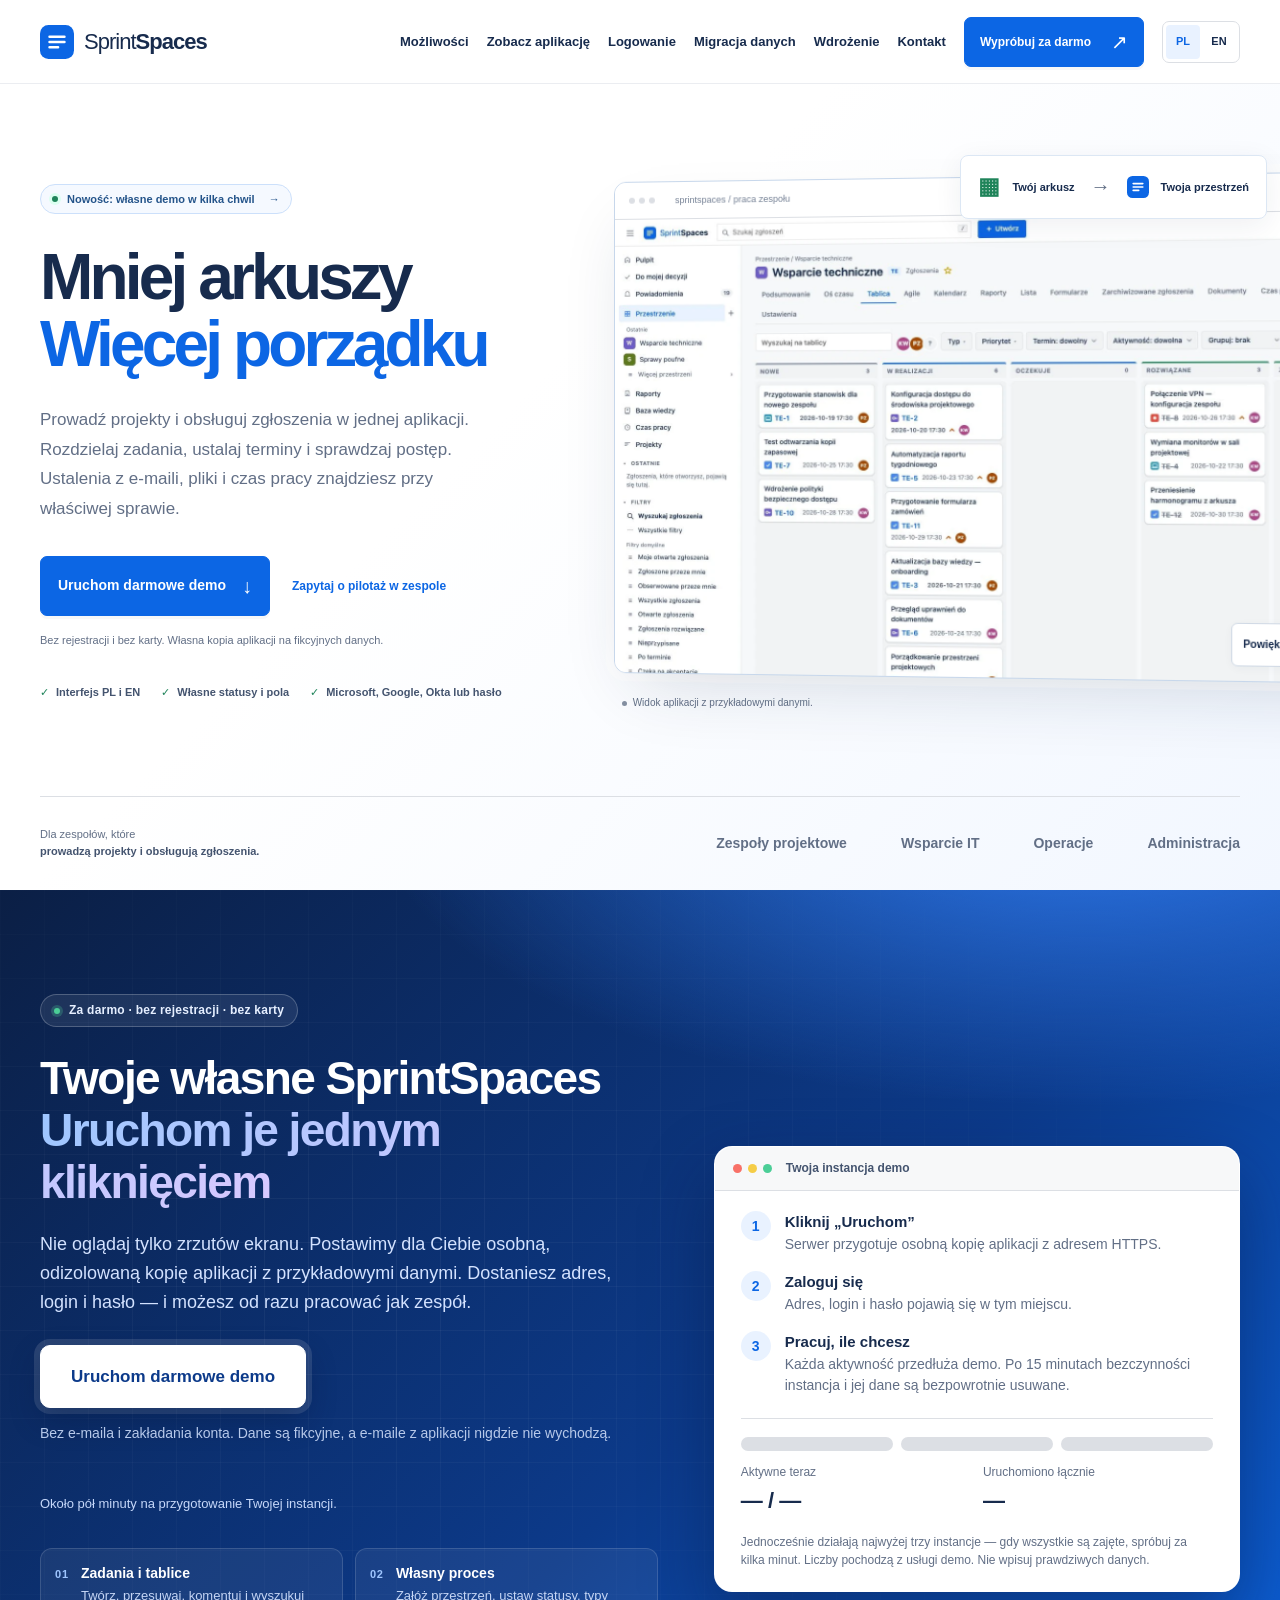
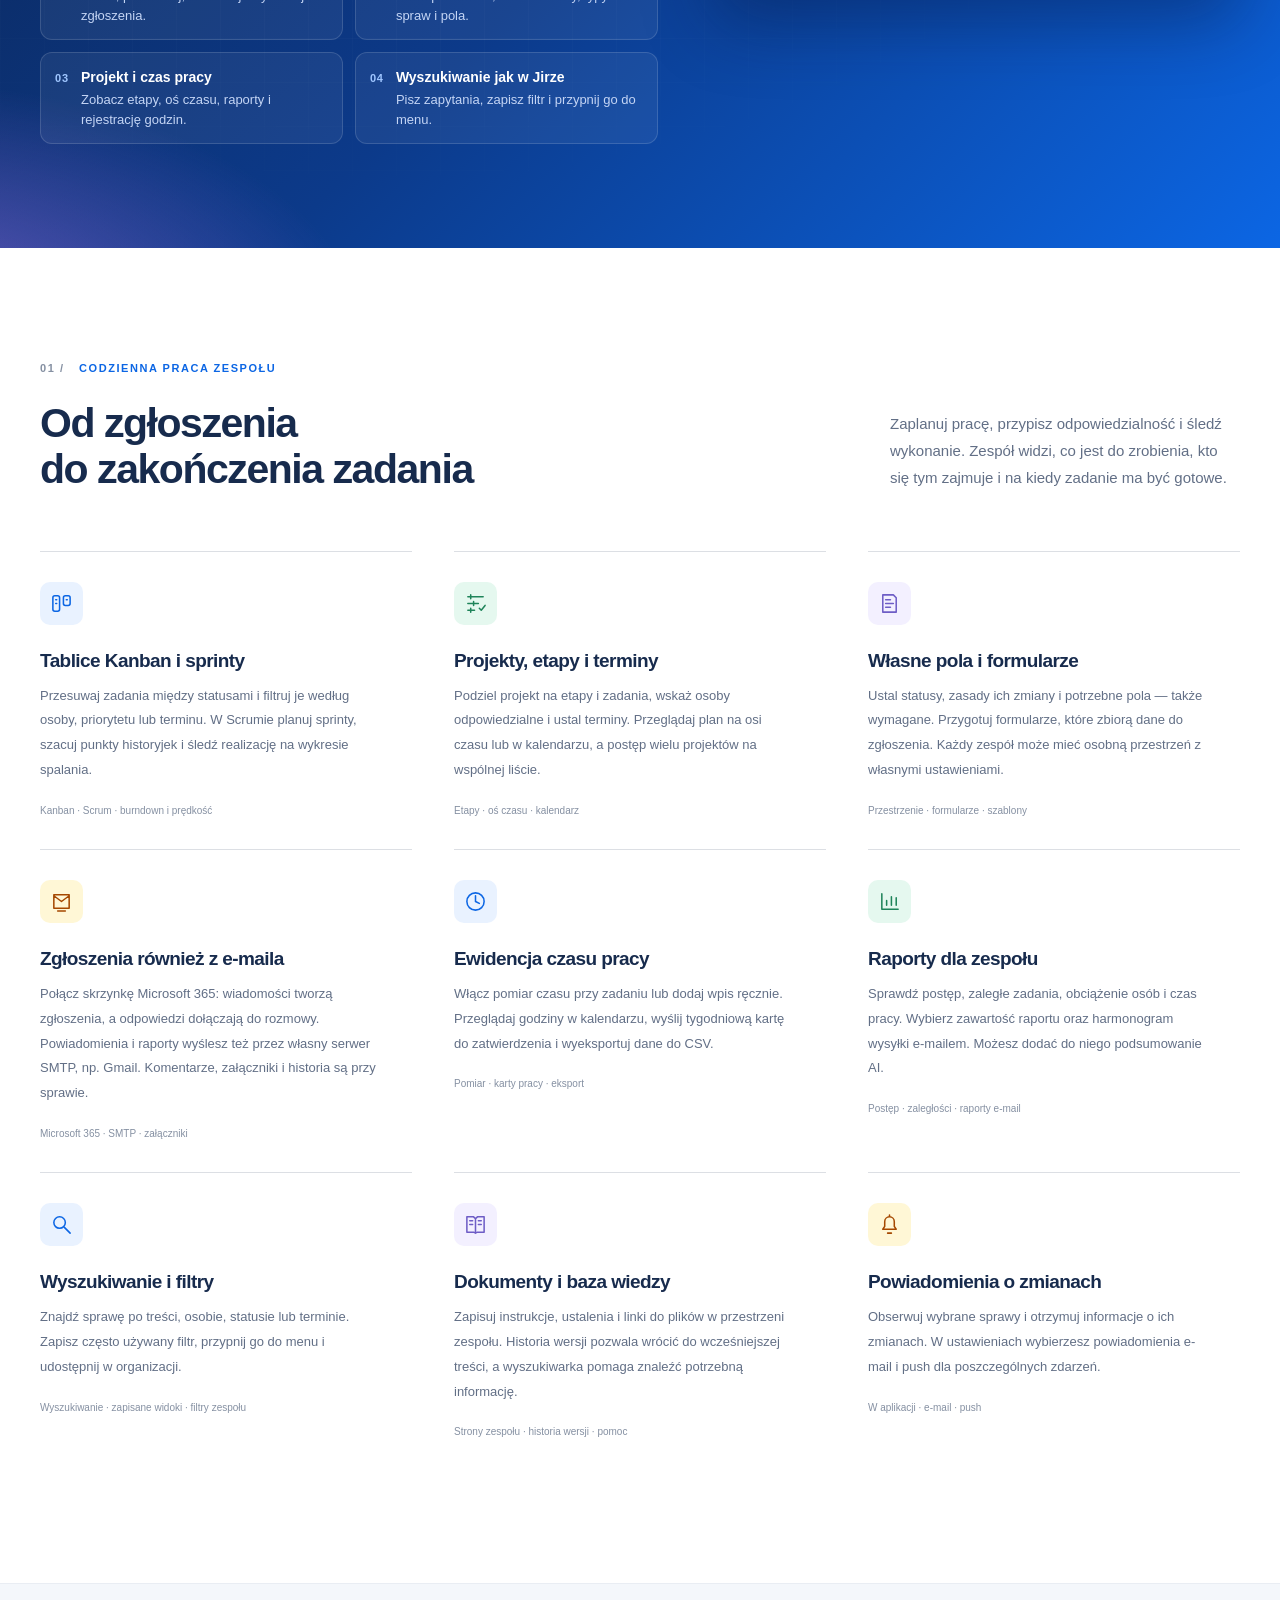
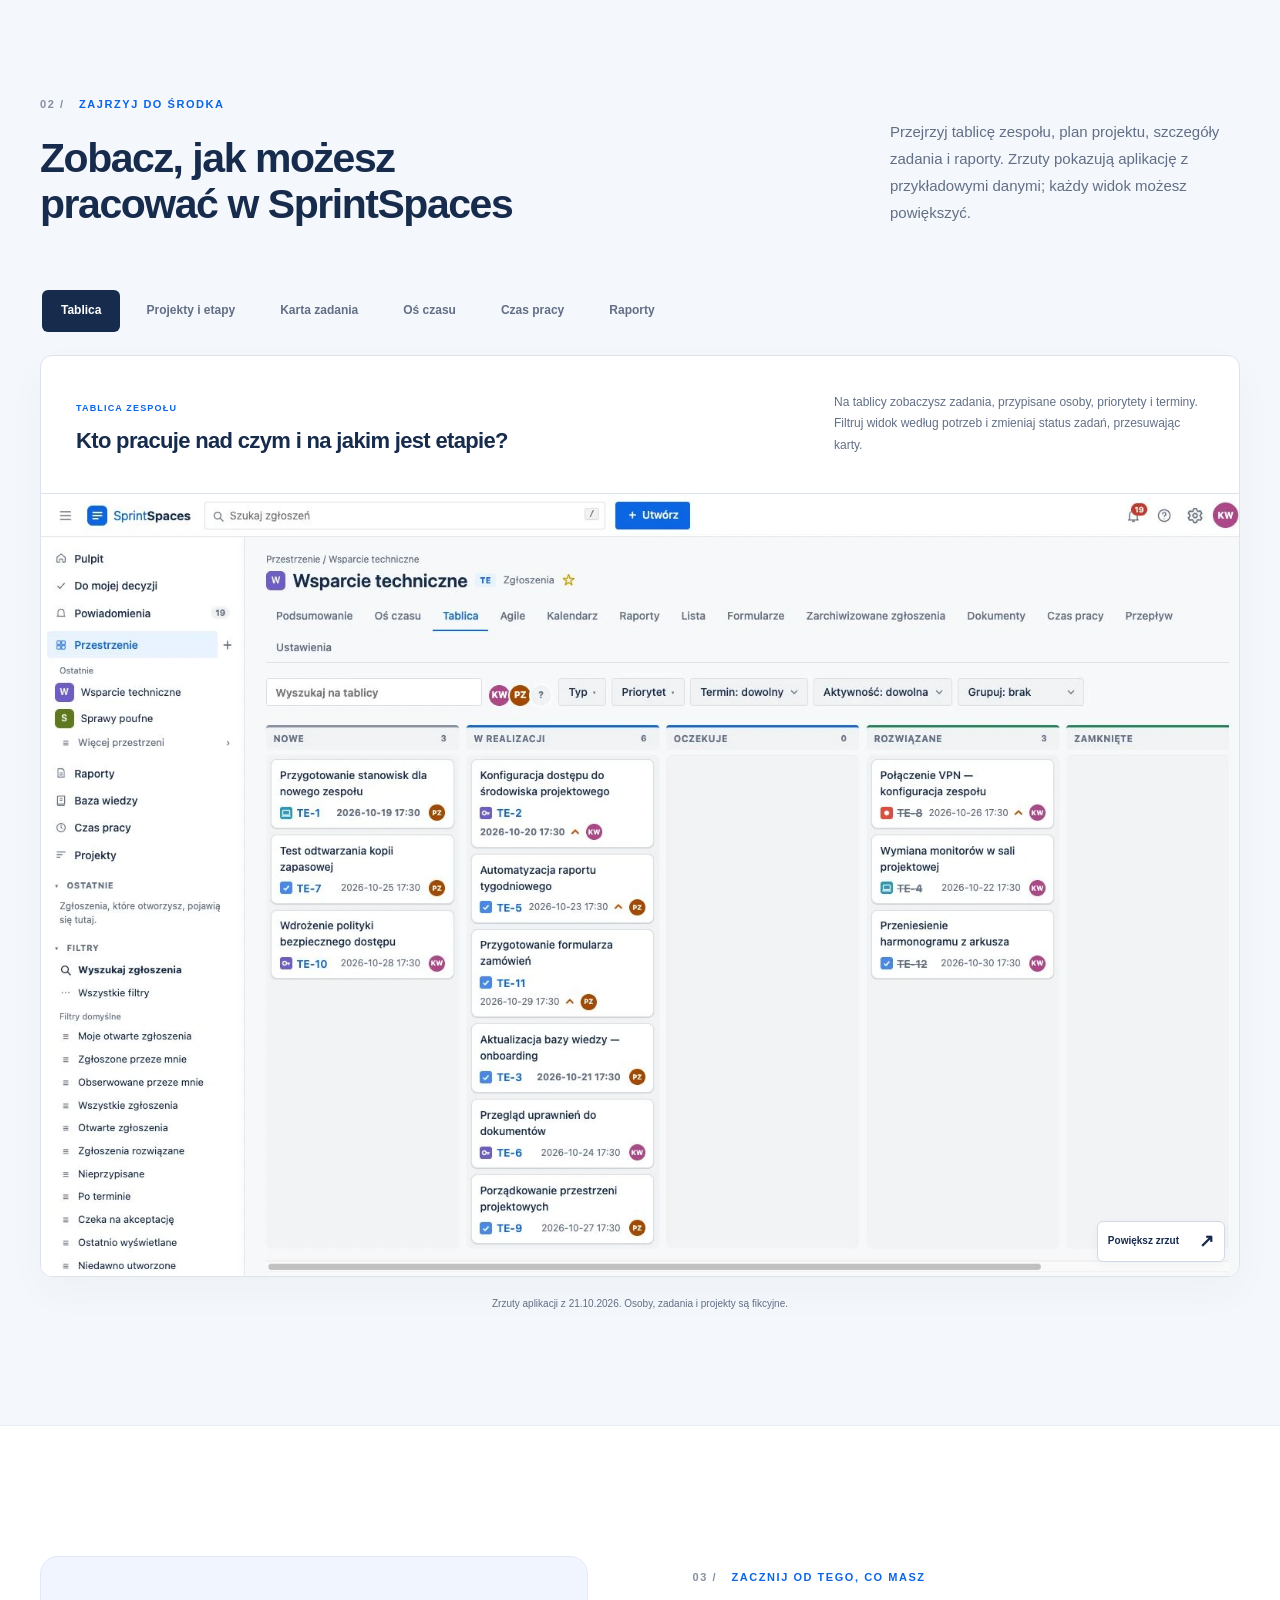
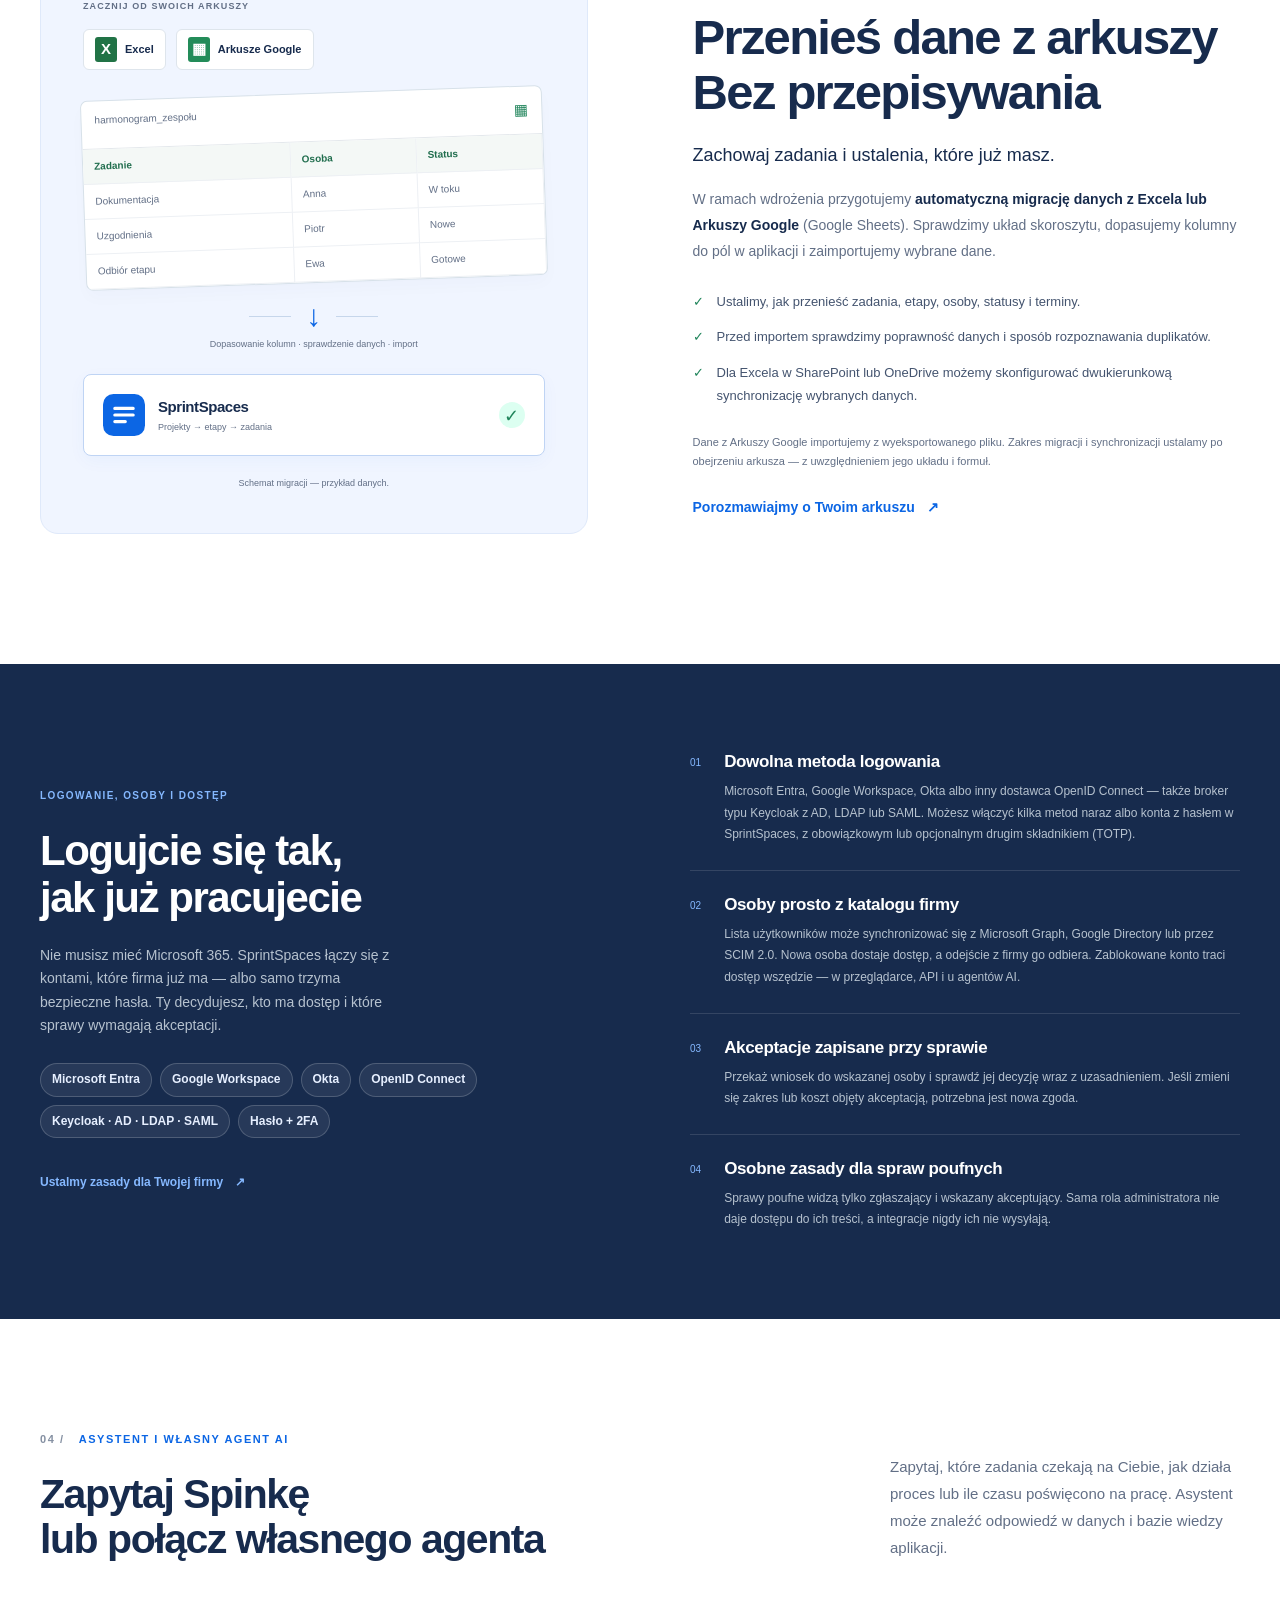
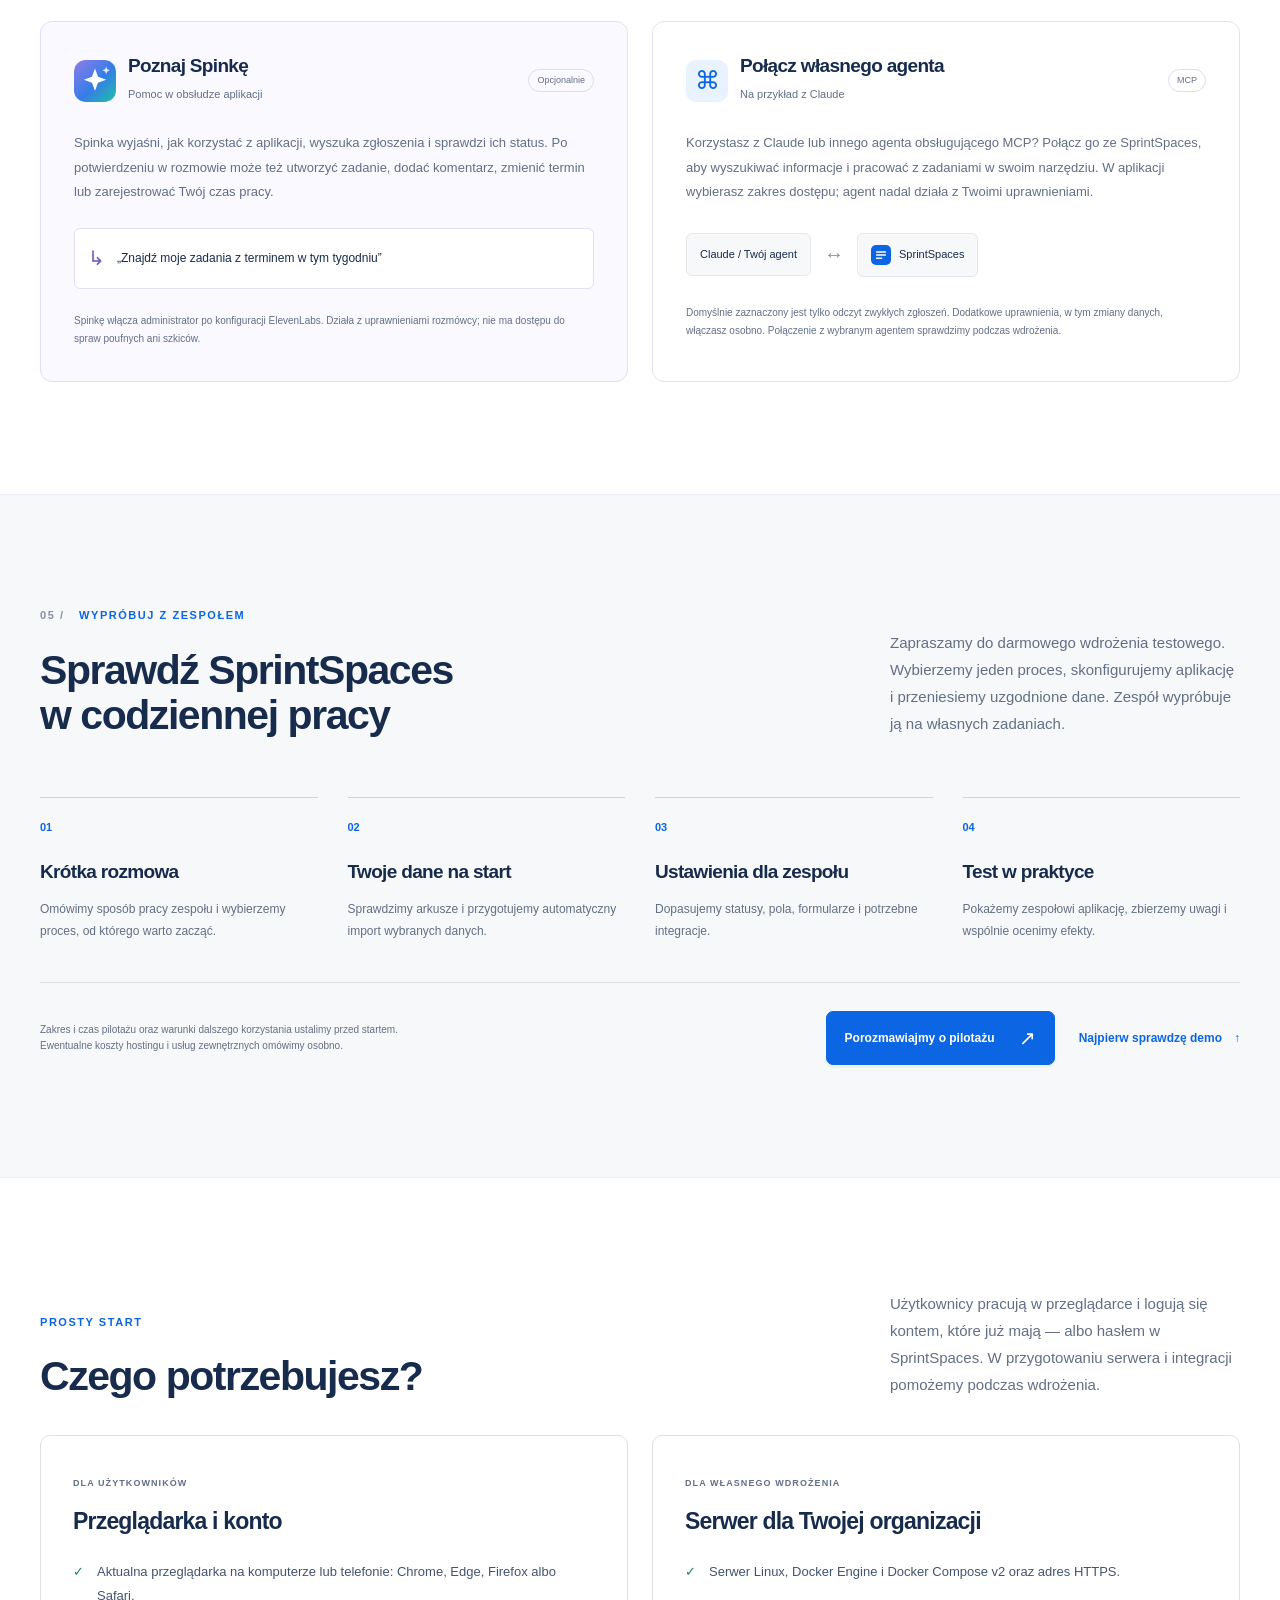
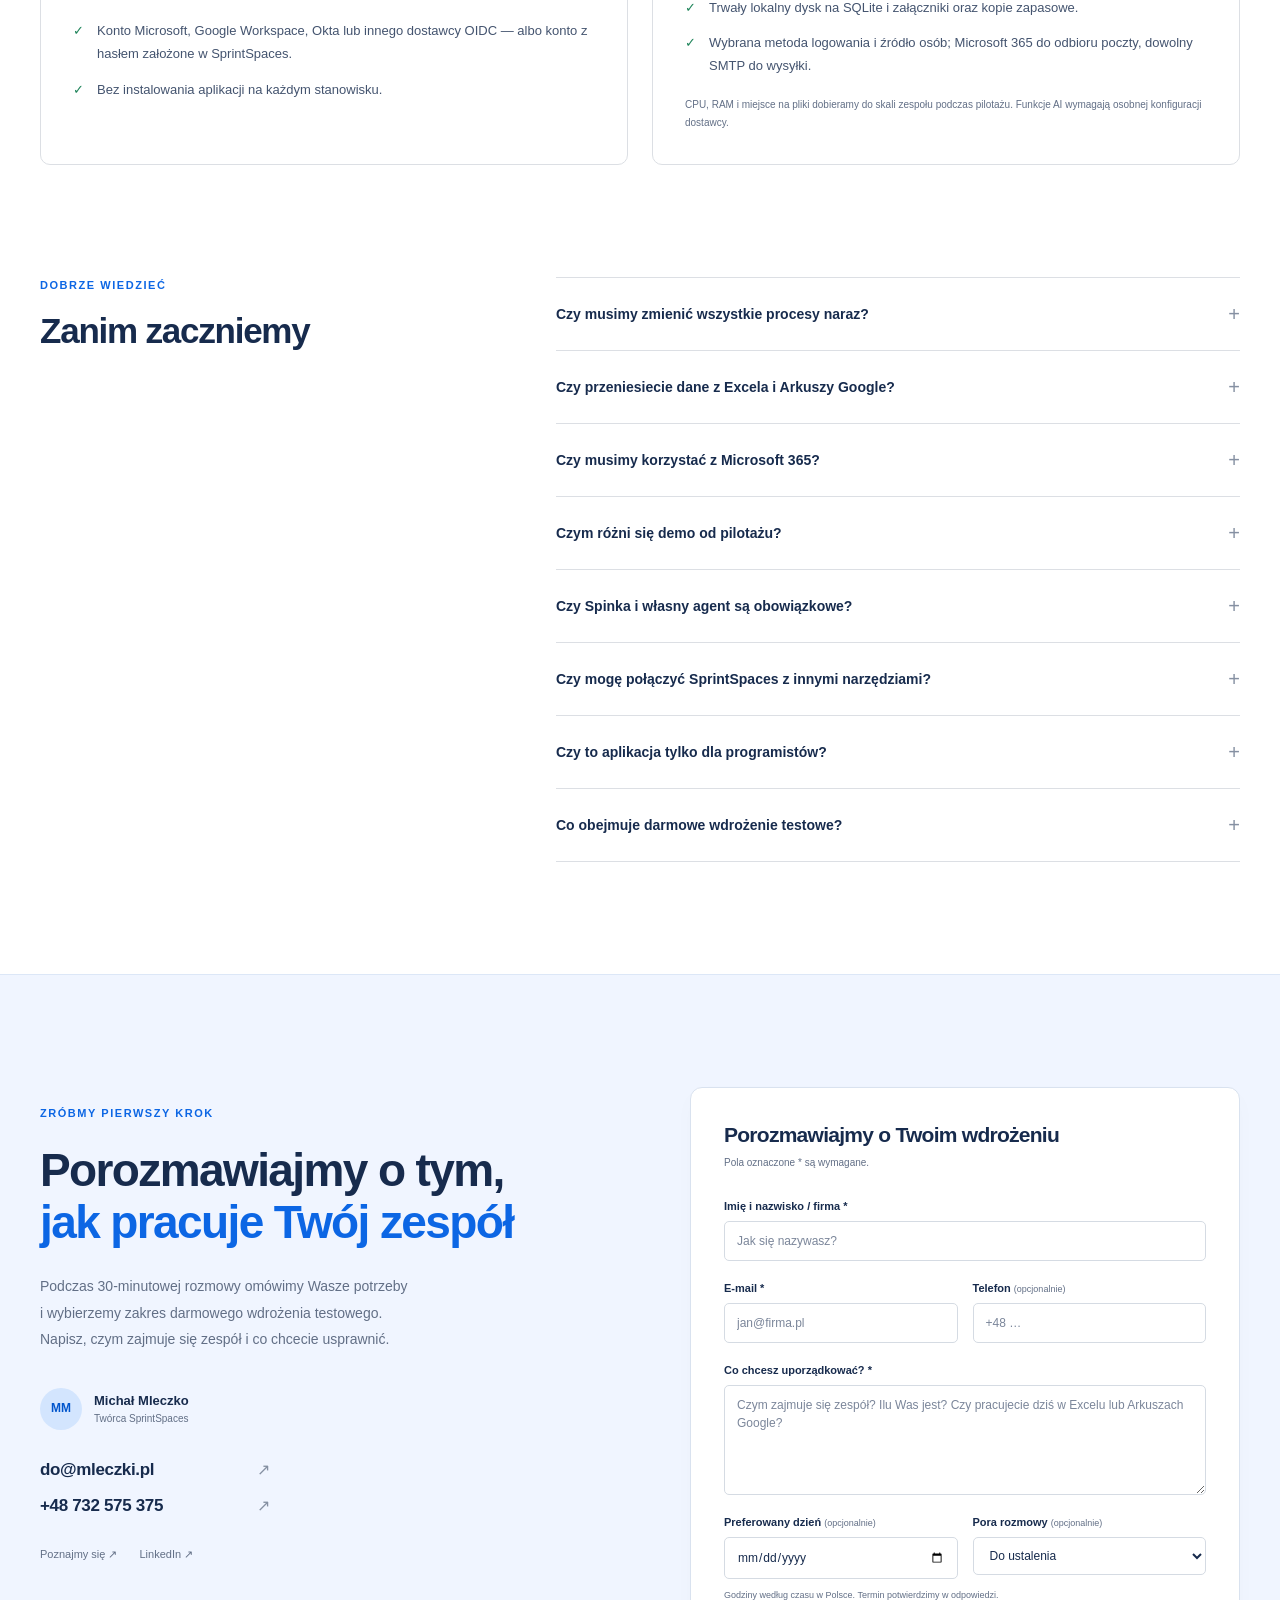
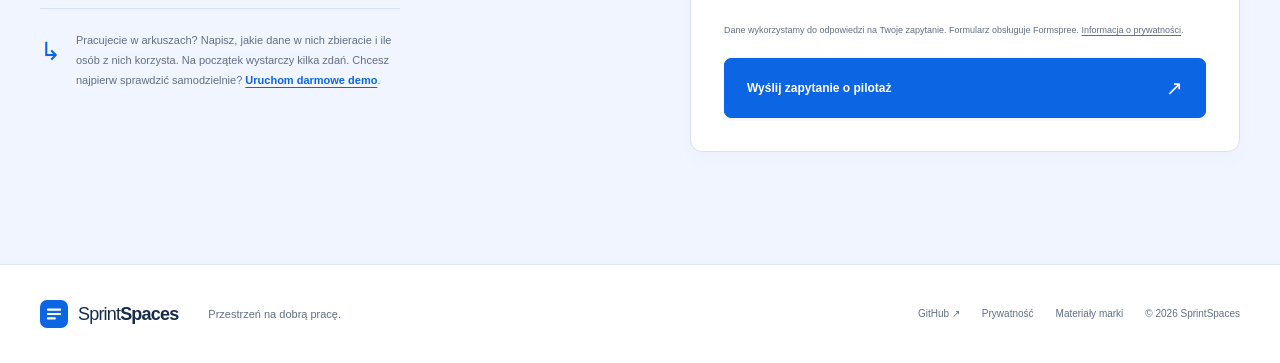
<file: index.html>
<!doctype html>
<html lang="pl">
<head>
  <meta charset="utf-8">
  <meta name="viewport" content="width=device-width, initial-scale=1">
  <title>SprintSpaces — projekty, zadania i zgłoszenia</title>
  <meta name="description" content="Planuj projekty, obsługuj zgłoszenia i śledź czas pracy w SprintSpaces. Uruchom darmowe demo jednym kliknięciem — bez rejestracji. Logowanie przez Microsoft, Google, Okta lub hasło.">
  <meta name="theme-color" content="#0c66e4">
  <link rel="canonical" href="https://sprintspaces.github.io/">
  <link rel="alternate" hreflang="pl" href="https://sprintspaces.github.io/"><link rel="alternate" hreflang="en" href="https://sprintspaces.github.io/en/"><link rel="alternate" hreflang="x-default" href="https://sprintspaces.github.io/">
  <meta property="og:type" content="website">
  <meta property="og:locale" content="pl_PL">
  <meta property="og:locale:alternate" content="en_GB">
  <meta property="og:title" content="SprintSpaces — projekty, zadania i zgłoszenia">
  <meta property="og:description" content="Zadania, terminy, korespondencja i raporty w jednym miejscu. Uruchom własne demo za darmo albo zacznij od wdrożenia testowego z migracją danych z arkuszy.">
  <meta property="og:url" content="https://sprintspaces.github.io/">
  <meta property="og:image" content="https://sprintspaces.github.io/assets/social-card.png?v=20261021-copy2">
  <meta property="og:image:alt" content="SprintSpaces — mniej arkuszy, więcej porządku">
  <meta property="og:image:width" content="1200">
  <meta property="og:image:height" content="630">
  <meta name="twitter:card" content="summary_large_image">
  <link rel="icon" href="assets/logo.svg" type="image/svg+xml">
  <link rel="apple-touch-icon" href="assets/logo-192.png">
  <link rel="preload" as="image" href="assets/screenshots/board.webp">
  <link rel="stylesheet" href="styles.css?v=20261026-i18n1">
  <meta name="demo-api" content="https://wanda192-20090.mikrus.cloud">
  <link rel="stylesheet" href="demo.css?v=20261025-tabs1">
  <script type="module" src="app.js?v=20261026-i18n1"></script>
  <script type="module" src="demo.js?v=20261026-i18n1"></script>
</head>
<body>
<a class="skip-link" href="#main">Przejdź do treści</a>
<header class="site-header">
  <div class="container nav-wrap">
    <a class="wordmark" href="#" aria-label="SprintSpaces — strona główna"><img src="assets/logo.svg" width="34" height="34" alt=""><span>Sprint<strong>Spaces</strong></span></a>
    <div class="language-switch" role="group" aria-label="Wybierz język"><a href="/" lang="pl" hreflang="pl" data-language-link="pl" aria-current="page">PL<span class="sr-only"> — Polski</span></a><a href="/en/" lang="en" hreflang="en" data-language-link="en">EN<span class="sr-only"> — English</span></a></div>
    <button class="menu-toggle" type="button" aria-expanded="false" aria-controls="navigation" aria-label="Otwórz menu"><span></span><span></span></button>
    <nav id="navigation" aria-label="Menu główne">
      <a href="#mozliwosci">Możliwości</a><a href="#aplikacja">Zobacz aplikację</a><a href="#logowanie">Logowanie</a><a href="#migracja">Migracja danych</a><a href="#wdrozenie">Wdrożenie</a><a href="#kontakt">Kontakt</a>
      <a class="button button-small" href="#demo">Wypróbuj za darmo <span aria-hidden="true">↗</span></a>
    </nav>
  </div>
</header>
<main id="main">
  <section class="hero">
    <div class="container hero-grid">
      <div class="hero-copy">
        <a class="pilot-pill" href="#demo"><span class="status-dot"></span> Nowość: własne demo w kilka chwil <span aria-hidden="true">→</span></a>
        <h1>Mniej arkuszy<br><span>Więcej porządku</span></h1>
        <p class="hero-lead">Prowadź projekty i obsługuj zgłoszenia w jednej aplikacji. Rozdzielaj zadania, ustalaj terminy i sprawdzaj postęp. Ustalenia z e-maili, pliki i czas pracy znajdziesz przy właściwej sprawie.</p>
        <div class="hero-actions"><a class="button" href="#demo">Uruchom darmowe demo <span aria-hidden="true">↓</span></a><a class="text-link" href="#kontakt">Zapytaj o pilotaż w zespole</a></div>
        <p class="hero-note">Bez rejestracji i bez karty. Własna kopia aplikacji na fikcyjnych danych.</p>
        <div class="hero-points"><span><i aria-hidden="true">✓</i> Interfejs PL i EN</span><span><i aria-hidden="true">✓</i> Własne statusy i pola</span><span><i aria-hidden="true">✓</i> Microsoft, Google, Okta lub hasło</span></div>
      </div>
      <div class="hero-product">
        <div class="orbit-tag"><span class="sheet-symbol" aria-hidden="true">▦</span> Twój arkusz <span aria-hidden="true">→</span> <img src="assets/logo.svg" width="22" height="22" alt=""> Twoja przestrzeń</div>
        <div class="product-window">
          <div class="window-bar"><span class="window-dots" aria-hidden="true"><i></i><i></i><i></i></span><span>sprintspaces / praca zespołu</span><span class="window-lock" aria-hidden="true">↗</span></div>
          <a class="hero-screen" href="assets/screenshots/board.webp" data-zoom="Tablica Kanban — widok zespołu"><img src="assets/screenshots/board.webp" width="1554" height="1015" alt="Rzeczywisty interfejs SprintSpaces: tablica Kanban z zadaniami, osobami, priorytetami i terminami." fetchpriority="high"><span class="image-hint">Powiększ widok <span aria-hidden="true">↗</span></span></a>
        </div>
        <div class="product-caption"><span class="live-dot" aria-hidden="true"></span> Widok aplikacji z przykładowymi danymi.</div>
      </div>
    </div>
    <div class="container audience"><p>Dla zespołów, które<br><strong>prowadzą projekty i obsługują zgłoszenia.</strong></p><div><span>Zespoły projektowe</span><span>Wsparcie IT</span><span>Operacje</span><span>Administracja</span></div></div>
  </section>

  <section id="demo" class="demo-hero" aria-labelledby="demo-title">
    <div class="demo-glow" aria-hidden="true"></div>
    <div class="container demo-hero-grid">
      <div class="demo-hero-copy">
        <p class="demo-badge"><span class="status-dot"></span> Za darmo · bez rejestracji · bez karty</p>
        <h2 id="demo-title">Twoje własne SprintSpaces<br><span>Uruchom je jednym kliknięciem</span></h2>
        <p class="demo-hero-lead">Nie oglądaj tylko zrzutów ekranu. Postawimy dla Ciebie osobną, odizolowaną kopię aplikacji z przykładowymi danymi. Dostaniesz adres, login i hasło — i możesz od razu pracować jak zespół.</p>
        <form id="demo-form" class="demo-cta" novalidate>
          <div class="demo-actions"><button id="demo-start" class="button button-large" type="submit">Uruchom darmowe demo</button><button id="demo-again" class="text-link demo-again" type="button" hidden>Uruchom nowe demo</button></div>
          <p id="demo-note" class="demo-note">Bez e-maila i zakładania konta. Dane są fikcyjne, a e-maile z aplikacji nigdzie nie wychodzą.</p>
          <div id="demo-status" class="demo-status" role="status" aria-live="polite"></div>
          <p id="demo-estimate" class="demo-estimate">Około pół minuty na przygotowanie Twojej instancji.</p>
          <div id="demo-loading" class="demo-loading" hidden>
            <div class="demo-loading-label"><span id="demo-stage">Przygotowujemy Twoją przestrzeń</span><span id="demo-eta">Około 34 s</span></div>
            <div id="demo-progress" class="demo-progress" role="progressbar" aria-label="Szacowany postęp uruchamiania demo" aria-valuemin="0" aria-valuemax="100" aria-valuenow="0"><div id="demo-bar"></div></div>
            <p id="demo-loading-note">Uruchamiamy aplikację z przykładowymi danymi i sprawdzamy adres HTTPS.</p>
          </div>
        </form>
        <ul class="demo-try" aria-label="Co wypróbujesz w demo">
          <li><b aria-hidden="true">01</b><span><strong>Zadania i tablice</strong>Twórz, przesuwaj, komentuj i wyszukuj zgłoszenia.</span></li>
          <li><b aria-hidden="true">02</b><span><strong>Własny proces</strong>Załóż przestrzeń, ustaw statusy, typy spraw i pola.</span></li>
          <li><b aria-hidden="true">03</b><span><strong>Projekt i czas pracy</strong>Zobacz etapy, oś czasu, raporty i rejestrację godzin.</span></li>
          <li><b aria-hidden="true">04</b><span><strong>Wyszukiwanie jak w Jirze</strong>Pisz zapytania, zapisz filtr i przypnij go do menu.</span></li>
        </ul>
      </div>
      <div class="demo-card">
        <div class="demo-card-head"><span class="window-dots" aria-hidden="true"><i></i><i></i><i></i></span><span>Twoja instancja demo</span></div>
        <div id="demo-result" class="demo-result" hidden>
          <h3 id="demo-result-title" tabindex="-1">Twoje demo jest gotowe</h3>
          <dl class="demo-creds">
            <div><dt>Adres</dt><dd class="demo-value-row"><a id="demo-url" target="_blank" rel="noopener noreferrer"></a><button class="demo-icon-button" type="button" data-copy="url" aria-label="Kopiuj adres dema" title="Kopiuj adres dema" disabled><svg class="icon-copy" viewBox="0 0 24 24" aria-hidden="true"><rect x="9" y="9" width="12" height="12" rx="2"/><path d="M5 15H4a2 2 0 0 1-2-2V4a2 2 0 0 1 2-2h9a2 2 0 0 1 2 2v1"/></svg><svg class="icon-check" viewBox="0 0 24 24" aria-hidden="true"><path d="m5 12 4 4L19 6"/></svg></button></dd></div>
            <div><dt>Login</dt><dd class="demo-value-row"><input id="demo-user" class="demo-credential" type="text" readonly autocomplete="off" spellcheck="false" aria-label="Login do dema"><button class="demo-icon-button" type="button" data-copy="user" aria-label="Kopiuj login" title="Kopiuj login" disabled><svg class="icon-copy" viewBox="0 0 24 24" aria-hidden="true"><rect x="9" y="9" width="12" height="12" rx="2"/><path d="M5 15H4a2 2 0 0 1-2-2V4a2 2 0 0 1 2-2h9a2 2 0 0 1 2 2v1"/></svg><svg class="icon-check" viewBox="0 0 24 24" aria-hidden="true"><path d="m5 12 4 4L19 6"/></svg></button></dd></div>
            <div><dt>Hasło</dt><dd class="demo-value-row"><input id="demo-pass" class="demo-credential" type="password" readonly autocomplete="off" spellcheck="false" aria-label="Hasło do dema"><button id="demo-toggle" class="demo-icon-button" type="button" aria-label="Pokaż hasło" title="Pokaż hasło" aria-pressed="false" disabled><svg class="icon-eye" viewBox="0 0 24 24" aria-hidden="true"><path d="M2 12s3.5-7 10-7 10 7 10 7-3.5 7-10 7S2 12 2 12Z"/><circle cx="12" cy="12" r="3"/></svg><svg class="icon-eye-off" viewBox="0 0 24 24" aria-hidden="true"><path d="m3 3 18 18M10.6 5.1A12 12 0 0 1 12 5c6.5 0 10 7 10 7a17 17 0 0 1-3 3.7M6.2 6.2A18 18 0 0 0 2 12s3.5 7 10 7a12 12 0 0 0 5.8-1.6M10 10a2.8 2.8 0 0 0 4 4"/></svg></button><button class="demo-icon-button" type="button" data-copy="pass" aria-label="Kopiuj hasło" title="Kopiuj hasło" disabled><svg class="icon-copy" viewBox="0 0 24 24" aria-hidden="true"><rect x="9" y="9" width="12" height="12" rx="2"/><path d="M5 15H4a2 2 0 0 1-2-2V4a2 2 0 0 1 2-2h9a2 2 0 0 1 2 2v1"/></svg><svg class="icon-check" viewBox="0 0 24 24" aria-hidden="true"><path d="m5 12 4 4L19 6"/></svg></button></dd></div>
            <div><dt>Bez aktywności zniknie za</dt><dd><span id="demo-left">—</span></dd></div>
            <div><dt>Aktualny termin usunięcia</dt><dd><time id="demo-until">—</time></dd></div>
          </dl>
          <p id="demo-copy-feedback" class="demo-copy-feedback" role="status" aria-live="polite"></p>
          <ul id="demo-steps" class="demo-steps" hidden></ul>
          <p class="demo-note">Hasło widzisz tylko tutaj i tylko dopóki demo działa. Odśwież stronę w tej karcie, aby je zobaczyć ponownie.</p>
        </div>
        <ol class="demo-how">
          <li><span>1</span><div><strong>Kliknij „Uruchom”</strong><p>Serwer przygotuje osobną kopię aplikacji z adresem HTTPS.</p></div></li>
          <li><span>2</span><div><strong>Zaloguj się</strong><p>Adres, login i hasło pojawią się w tym miejscu.</p></div></li>
          <li><span>3</span><div><strong>Pracuj, ile chcesz</strong><p>Każda aktywność przedłuża demo. Po 15 minutach bezczynności instancja i jej dane są bezpowrotnie usuwane.</p></div></li>
        </ol>
        <div class="demo-pool" aria-label="Stan puli demo">
          <div id="demo-meter" class="demo-meter" role="img" aria-label="Licznik demo"><div id="demo-cells" class="demo-cells"></div></div>
          <dl class="demo-counts"><div><dt>Aktywne teraz</dt><dd id="demo-active">— / —</dd></div><div><dt>Uruchomiono łącznie</dt><dd id="demo-total">—</dd></div></dl>
        </div>
        <p class="demo-fine">Jednocześnie działają najwyżej trzy instancje — gdy wszystkie są zajęte, spróbuj za kilka minut. Liczby pochodzą z usługi demo. Nie wpisuj prawdziwych danych.</p>
      </div>
    </div>
    <dialog id="demo-ready-dialog" class="demo-ready-dialog" aria-labelledby="demo-ready-title" aria-describedby="demo-ready-description">
      <button id="demo-ready-close" class="demo-dialog-close demo-icon-button" type="button" aria-label="Zamknij potwierdzenie"><svg viewBox="0 0 24 24" aria-hidden="true"><path d="m6 6 12 12M18 6 6 18"/></svg></button>
      <div class="demo-ready-art" aria-hidden="true"><span></span><span></span><svg viewBox="0 0 48 48"><path d="m13 24 7 7 15-16"/></svg></div>
      <p class="demo-ready-kicker">TWOJA PRZESTRZEŃ JEST GOTOWA</p>
      <h2 id="demo-ready-title">Możesz zaczynać!</h2>
      <p id="demo-ready-description">Zadania, projekty i procesy czekają na Ciebie. Zmieniaj je, twórz własne i sprawdź, jak pracuje się w SprintSpaces.</p>
      <div class="demo-ready-detail"><span aria-hidden="true">✓</span> Własna instancja · przykładowe dane</div>
      <button id="demo-ready-continue" class="button" type="button">Pokaż dane logowania <span aria-hidden="true">↗</span></button>
    </dialog>
  </section>

  <section id="mozliwosci" class="section container">
    <div class="section-head"><div><p class="eyebrow"><span aria-hidden="true">01 /</span> CODZIENNA PRACA ZESPOŁU</p><h2>Od zgłoszenia<br>do zakończenia zadania</h2></div><p>Zaplanuj pracę, przypisz odpowiedzialność i śledź wykonanie. Zespół widzi, co jest do zrobienia, kto się tym zajmuje i na kiedy zadanie ma być gotowe.</p></div>
    <div class="features">
      <article><span class="feature-icon" aria-hidden="true"><svg viewBox="0 0 24 24"><rect x="3" y="4" width="7" height="16" rx="2"/><rect x="14" y="4" width="7" height="10" rx="2"/><path d="M6 8h1M17 8h1M6 12h1"/></svg></span><h3>Tablice Kanban i sprinty</h3><p>Przesuwaj zadania między statusami i filtruj je według osoby, priorytetu lub terminu. W Scrumie planuj sprinty, szacuj punkty historyjek i śledź realizację na wykresie spalania.</p><span class="feature-detail">Kanban · Scrum · burndown i prędkość</span></article>
      <article><span class="feature-icon green" aria-hidden="true"><svg viewBox="0 0 24 24"><path d="M4 5h16M4 12h11M4 19h7M7 3v4M10 10v4M7 17v4"/><path d="m16 17 2 2 4-5"/></svg></span><h3>Projekty, etapy i terminy</h3><p>Podziel projekt na etapy i zadania, wskaż osoby odpowiedzialne i ustal terminy. Przeglądaj plan na osi czasu lub w kalendarzu, a postęp wielu projektów na wspólnej liście.</p><span class="feature-detail">Etapy · oś czasu · kalendarz</span></article>
      <article><span class="feature-icon purple" aria-hidden="true"><svg viewBox="0 0 24 24"><path d="M5 3h11l3 3v15H5zM8 8h5M8 12h8M8 16h5"/></svg></span><h3>Własne pola i formularze</h3><p>Ustal statusy, zasady ich zmiany i potrzebne pola — także wymagane. Przygotuj formularze, które zbiorą dane do zgłoszenia. Każdy zespół może mieć osobną przestrzeń z własnymi ustawieniami.</p><span class="feature-detail">Przestrzenie · formularze · szablony</span></article>
      <article><span class="feature-icon amber" aria-hidden="true"><svg viewBox="0 0 24 24"><path d="M4 5h16v14H4zM4 6l8 6 8-6M8 22h8"/></svg></span><h3>Zgłoszenia również z e-maila</h3><p>Połącz skrzynkę Microsoft 365: wiadomości tworzą zgłoszenia, a odpowiedzi dołączają do rozmowy. Powiadomienia i raporty wyślesz też przez własny serwer SMTP, np. Gmail. Komentarze, załączniki i historia są przy sprawie.</p><span class="feature-detail">Microsoft 365 · SMTP · załączniki</span></article>
      <article><span class="feature-icon" aria-hidden="true"><svg viewBox="0 0 24 24"><circle cx="12" cy="12" r="9"/><path d="M12 6v6l4 2"/></svg></span><h3>Ewidencja czasu pracy</h3><p>Włącz pomiar czasu przy zadaniu lub dodaj wpis ręcznie. Przeglądaj godziny w kalendarzu, wyślij tygodniową kartę do zatwierdzenia i wyeksportuj dane do CSV.</p><span class="feature-detail">Pomiar · karty pracy · eksport</span></article>
      <article><span class="feature-icon green" aria-hidden="true"><svg viewBox="0 0 24 24"><path d="M4 20V4M4 20h17M9 16v-5M14 16V7M19 16v-8"/></svg></span><h3>Raporty dla zespołu</h3><p>Sprawdź postęp, zaległe zadania, obciążenie osób i czas pracy. Wybierz zawartość raportu oraz harmonogram wysyłki e-mailem. Możesz dodać do niego podsumowanie AI.</p><span class="feature-detail">Postęp · zaległości · raporty e-mail</span></article>
      <article><span class="feature-icon" aria-hidden="true"><svg viewBox="0 0 24 24"><circle cx="10" cy="10" r="6"/><path d="m15 15 6 6"/></svg></span><h3>Wyszukiwanie i filtry</h3><p>Znajdź sprawę po treści, osobie, statusie lub terminie. Zapisz często używany filtr, przypnij go do menu i udostępnij w organizacji.</p><span class="feature-detail">Wyszukiwanie · zapisane widoki · filtry zespołu</span></article>
      <article><span class="feature-icon purple" aria-hidden="true"><svg viewBox="0 0 24 24"><path d="M3 4h7l2 2 2-2h7v16h-7l-2 1-2-1H3zM12 6v15M6 8h3M15 8h3M6 12h3M15 12h3"/></svg></span><h3>Dokumenty i baza wiedzy</h3><p>Zapisuj instrukcje, ustalenia i linki do plików w przestrzeni zespołu. Historia wersji pozwala wrócić do wcześniejszej treści, a wyszukiwarka pomaga znaleźć potrzebną informację.</p><span class="feature-detail">Strony zespołu · historia wersji · pomoc</span></article>
      <article><span class="feature-icon amber" aria-hidden="true"><svg viewBox="0 0 24 24"><path d="M5 17h14l-2-3V9a5 5 0 0 0-10 0v5zM10 21h4M12 2v2"/></svg></span><h3>Powiadomienia o zmianach</h3><p>Obserwuj wybrane sprawy i otrzymuj informacje o ich zmianach. W ustawieniach wybierzesz powiadomienia e-mail i push dla poszczególnych zdarzeń.</p><span class="feature-detail">W aplikacji · e-mail · push</span></article>
    </div>
  </section>

  <section id="aplikacja" class="section showcase-section">
    <div class="container">
      <div class="section-head"><div><p class="eyebrow"><span aria-hidden="true">02 /</span> ZAJRZYJ DO ŚRODKA</p><h2>Zobacz, jak możesz<br>pracować w SprintSpaces</h2></div><p>Przejrzyj tablicę zespołu, plan projektu, szczegóły zadania i raporty. Zrzuty pokazują aplikację z przykładowymi danymi; każdy widok możesz powiększyć.</p></div>
      <div class="gallery-tabs" role="tablist" aria-label="Widoki aplikacji">
        <button id="tab-board" type="button" role="tab" aria-selected="true" aria-controls="gallery-panel" data-view="board">Tablica</button>
        <button id="tab-projects" type="button" role="tab" aria-selected="false" aria-controls="gallery-panel" data-view="projects" tabindex="-1">Projekty i etapy</button>
        <button id="tab-ticket" type="button" role="tab" aria-selected="false" aria-controls="gallery-panel" data-view="ticket" tabindex="-1">Karta zadania</button>
        <button id="tab-timeline" type="button" role="tab" aria-selected="false" aria-controls="gallery-panel" data-view="timeline" tabindex="-1">Oś czasu</button>
        <button id="tab-time" type="button" role="tab" aria-selected="false" aria-controls="gallery-panel" data-view="time" tabindex="-1">Czas pracy</button>
        <button id="tab-reports" type="button" role="tab" aria-selected="false" aria-controls="gallery-panel" data-view="reports" tabindex="-1">Raporty</button>
      </div>
      <div id="gallery-panel" class="gallery-panel" role="tabpanel" aria-labelledby="tab-board" tabindex="0">
        <div class="gallery-description"><div><span id="gallery-kicker">TABLICA ZESPOŁU</span><h3 id="gallery-title">Kto pracuje nad czym i na jakim jest etapie?</h3></div><p id="gallery-copy">Na tablicy zobaczysz zadania, przypisane osoby, priorytety i terminy. Filtruj widok według potrzeb i zmieniaj status zadań, przesuwając karty.</p></div>
        <a id="gallery-link" class="gallery-image" href="assets/screenshots/board.webp" data-zoom="Tablica Kanban"><img id="gallery-image" src="assets/screenshots/board.webp" alt="Tablica Kanban z zadaniami i statusami w SprintSpaces." width="1554" height="1015" loading="lazy"><span class="image-hint">Powiększ zrzut <span aria-hidden="true">↗</span></span></a>
      </div>
      <p class="screenshot-note">Zrzuty aplikacji z 21.10.2026. Osoby, zadania i projekty są fikcyjne.</p>
      <noscript><p>Więcej widoków: <a href="assets/screenshots/projects.webp">projekty</a>, <a href="assets/screenshots/ticket.webp">zadanie</a>, <a href="assets/screenshots/timeline.webp">oś czasu</a>, <a href="assets/screenshots/time.webp">czas pracy</a>, <a href="assets/screenshots/reports.webp">raporty</a>.</p></noscript>
    </div>
  </section>

  <section id="migracja" class="section container migration">
    <div class="migration-visual" aria-label="Migracja z arkuszy do przestrzeni, zadań i etapów SprintSpaces">
      <div class="source-label">ZACZNIJ OD SWOICH ARKUSZY</div>
      <div class="source-apps"><span><b class="excel-icon" aria-hidden="true">X</b> Excel</span><span><b class="sheets-icon" aria-hidden="true">▦</b> Arkusze Google</span></div>
      <div class="sheet-preview" aria-hidden="true"><div class="sheet-title"><span>harmonogram_zespołu</span><span>▦</span></div><div class="sheet-grid"><span>Zadanie</span><span>Osoba</span><span>Status</span><span>Dokumentacja</span><span>Anna</span><span>W toku</span><span>Uzgodnienia</span><span>Piotr</span><span>Nowe</span><span>Odbiór etapu</span><span>Ewa</span><span>Gotowe</span></div></div>
      <div class="migration-connector"><span></span><b aria-hidden="true">↓</b><span></span><small>Dopasowanie kolumn · sprawdzenie danych · import</small></div>
      <div class="destination"><img src="assets/logo.svg" width="42" height="42" alt=""><div><strong>SprintSpaces</strong><span>Projekty → etapy → zadania</span></div><i aria-hidden="true">✓</i></div>
      <p class="illustration-note">Schemat migracji — przykład danych.</p>
    </div>
    <div class="migration-copy"><p class="eyebrow"><span aria-hidden="true">03 /</span> ZACZNIJ OD TEGO, CO MASZ</p><h2>Przenieś dane z arkuszy<br>Bez przepisywania</h2><p class="section-lead">Zachowaj zadania i ustalenia, które już masz.</p><p>W ramach wdrożenia przygotujemy <strong>automatyczną migrację danych z Excela lub Arkuszy Google</strong> (Google Sheets). Sprawdzimy układ skoroszytu, dopasujemy kolumny do pól w aplikacji i zaimportujemy wybrane dane.</p>
      <ul class="check-list"><li>Ustalimy, jak przenieść zadania, etapy, osoby, statusy i terminy.</li><li>Przed importem sprawdzimy poprawność danych i sposób rozpoznawania duplikatów.</li><li>Dla Excela w SharePoint lub OneDrive możemy skonfigurować dwukierunkową synchronizację wybranych danych.</li></ul>
      <p class="small-note">Dane z Arkuszy Google importujemy z wyeksportowanego pliku. Zakres migracji i synchronizacji ustalamy po obejrzeniu arkusza — z uwzględnieniem jego układu i formuł.</p>
      <a class="text-link" href="#kontakt">Porozmawiajmy o Twoim arkuszu <span aria-hidden="true">↗</span></a>
    </div>
  </section>

  <section id="logowanie" class="security-section"><div class="container security-grid"><div><p class="eyebrow">LOGOWANIE, OSOBY I DOSTĘP</p><h2>Logujcie się tak,<br>jak już pracujecie</h2><p>Nie musisz mieć Microsoft 365. SprintSpaces łączy się z kontami, które firma już ma — albo samo trzyma bezpieczne hasła. Ty decydujesz, kto ma dostęp i które sprawy wymagają akceptacji.</p><div class="idp-list" aria-label="Obsługiwane metody logowania"><span>Microsoft Entra</span><span>Google Workspace</span><span>Okta</span><span>OpenID Connect</span><span>Keycloak · AD · LDAP · SAML</span><span>Hasło + 2FA</span></div><a href="#kontakt" class="text-link">Ustalmy zasady dla Twojej firmy <span aria-hidden="true">↗</span></a></div><div class="security-list"><article><span aria-hidden="true">01</span><div><h3>Dowolna metoda logowania</h3><p>Microsoft Entra, Google Workspace, Okta albo inny dostawca OpenID Connect — także broker typu Keycloak z AD, LDAP lub SAML. Możesz włączyć kilka metod naraz albo konta z hasłem w SprintSpaces, z obowiązkowym lub opcjonalnym drugim składnikiem (TOTP).</p></div></article><article><span aria-hidden="true">02</span><div><h3>Osoby prosto z katalogu firmy</h3><p>Lista użytkowników może synchronizować się z Microsoft Graph, Google Directory lub przez SCIM 2.0. Nowa osoba dostaje dostęp, a odejście z firmy go odbiera. Zablokowane konto traci dostęp wszędzie — w przeglądarce, API i u agentów AI.</p></div></article><article><span aria-hidden="true">03</span><div><h3>Akceptacje zapisane przy sprawie</h3><p>Przekaż wniosek do wskazanej osoby i sprawdź jej decyzję wraz z uzasadnieniem. Jeśli zmieni się zakres lub koszt objęty akceptacją, potrzebna jest nowa zgoda.</p></div></article><article><span aria-hidden="true">04</span><div><h3>Osobne zasady dla spraw poufnych</h3><p>Sprawy poufne widzą tylko zgłaszający i wskazany akceptujący. Sama rola administratora nie daje dostępu do ich treści, a integracje nigdy ich nie wysyłają.</p></div></article></div></div></section>

  <section id="ai" class="section container ai-section">
    <div class="section-head"><div><p class="eyebrow"><span aria-hidden="true">04 /</span> ASYSTENT I WŁASNY AGENT AI</p><h2>Zapytaj Spinkę<br>lub połącz własnego agenta</h2></div><p>Zapytaj, które zadania czekają na Ciebie, jak działa proces lub ile czasu poświęcono na pracę. Asystent może znaleźć odpowiedź w danych i bazie wiedzy aplikacji.</p></div>
    <div class="ai-grid"><article class="spinka-card"><div class="assistant-heading"><img class="spinka-icon" src="assets/spinka.svg" width="42" height="42" alt=""><div><h3>Poznaj Spinkę</h3><span>Pomoc w obsłudze aplikacji</span></div><span class="optional">Opcjonalnie</span></div><p>Spinka wyjaśni, jak korzystać z aplikacji, wyszuka zgłoszenia i sprawdzi ich status. Po potwierdzeniu w rozmowie może też utworzyć zadanie, dodać komentarz, zmienić termin lub zarejestrować Twój czas pracy.</p><div class="sample-prompt"><span aria-hidden="true">↳</span> „Znajdź moje zadania z terminem w tym tygodniu”</div><p class="small-note">Spinkę włącza administrator po konfiguracji ElevenLabs. Działa z uprawnieniami rozmówcy; nie ma dostępu do spraw poufnych ani szkiców.</p></article>
      <article class="agent-card"><div class="assistant-heading"><span class="mcp-icon" aria-hidden="true">⌘</span><div><h3>Połącz własnego agenta</h3><span>Na przykład z Claude</span></div><span class="protocol">MCP</span></div><p>Korzystasz z Claude lub innego agenta obsługującego MCP? Połącz go ze SprintSpaces, aby wyszukiwać informacje i pracować z zadaniami w swoim narzędziu. W aplikacji wybierasz zakres dostępu; agent nadal działa z Twoimi uprawnieniami.</p><div class="agent-flow"><span>Claude / Twój agent</span><span aria-hidden="true">↔</span><span><img src="assets/logo.svg" width="20" height="20" alt=""> SprintSpaces</span></div><p class="small-note">Domyślnie zaznaczony jest tylko odczyt zwykłych zgłoszeń. Dodatkowe uprawnienia, w tym zmiany danych, włączasz osobno. Połączenie z wybranym agentem sprawdzimy podczas wdrożenia.</p></article></div>
  </section>

  <section id="wdrozenie" class="section pilot-section"><div class="container"><div class="section-head"><div><p class="eyebrow"><span aria-hidden="true">05 /</span> WYPRÓBUJ Z ZESPOŁEM</p><h2>Sprawdź SprintSpaces<br>w codziennej pracy</h2></div><p>Zapraszamy do darmowego wdrożenia testowego. Wybierzemy jeden proces, skonfigurujemy aplikację i przeniesiemy uzgodnione dane. Zespół wypróbuje ją na własnych zadaniach.</p></div><ol class="pilot-steps"><li><span>01</span><h3>Krótka rozmowa</h3><p>Omówimy sposób pracy zespołu i wybierzemy proces, od którego warto zacząć.</p></li><li><span>02</span><h3>Twoje dane na start</h3><p>Sprawdzimy arkusze i przygotujemy automatyczny import wybranych danych.</p></li><li><span>03</span><h3>Ustawienia dla zespołu</h3><p>Dopasujemy statusy, pola, formularze i potrzebne integracje.</p></li><li><span>04</span><h3>Test w praktyce</h3><p>Pokażemy zespołowi aplikację, zbierzemy uwagi i wspólnie ocenimy efekty.</p></li></ol><div class="pilot-bottom"><p>Zakres i czas pilotażu oraz warunki dalszego korzystania ustalimy przed startem.<br>Ewentualne koszty hostingu i usług zewnętrznych omówimy osobno.</p><div class="pilot-ctas"><a class="button" href="#kontakt">Porozmawiajmy o pilotażu <span aria-hidden="true">↗</span></a><a class="text-link" href="#demo">Najpierw sprawdzę demo <span aria-hidden="true">↑</span></a></div></div></div></section>

  <section id="wymagania" class="section container requirements"><div class="section-head"><div><p class="eyebrow">PROSTY START</p><h2>Czego potrzebujesz?</h2></div><p>Użytkownicy pracują w przeglądarce i logują się kontem, które już mają — albo hasłem w SprintSpaces. W przygotowaniu serwera i integracji pomożemy podczas wdrożenia.</p></div><div class="requirements-grid"><article><span class="requirement-number">DLA UŻYTKOWNIKÓW</span><h3>Przeglądarka i konto</h3><ul class="check-list"><li>Aktualna przeglądarka na komputerze lub telefonie: Chrome, Edge, Firefox albo Safari.</li><li>Konto Microsoft, Google Workspace, Okta lub innego dostawcy OIDC — albo konto z hasłem założone w SprintSpaces.</li><li>Bez instalowania aplikacji na każdym stanowisku.</li></ul></article><article><span class="requirement-number">DLA WŁASNEGO WDROŻENIA</span><h3>Serwer dla Twojej organizacji</h3><ul class="check-list"><li>Serwer Linux, Docker Engine i Docker Compose v2 oraz adres HTTPS.</li><li>Trwały lokalny dysk na SQLite i załączniki oraz kopie zapasowe.</li><li>Wybrana metoda logowania i źródło osób; Microsoft 365 do odbioru poczty, dowolny SMTP do wysyłki.</li></ul><p class="small-note">CPU, RAM i miejsce na pliki dobieramy do skali zespołu podczas pilotażu. Funkcje AI wymagają osobnej konfiguracji dostawcy.</p></article></div></section>

  <section class="container faq-section"><div><p class="eyebrow">DOBRZE WIEDZIEĆ</p><h2>Zanim zaczniemy</h2></div><div class="faq-items"><details><summary>Czy musimy zmienić wszystkie procesy naraz?<span aria-hidden="true">+</span></summary><p>Możemy zacząć od jednego zespołu lub procesu. Przestrzenie mają własne statusy, pola i widoki, więc wdrożenie można dopasować do sposobu pracy konkretnego działu.</p></details><details><summary>Czy przeniesiecie dane z Excela i Arkuszy Google?<span aria-hidden="true">+</span></summary><p>Tak. Po analizie plików dopasujemy kolumny do pól aplikacji i przygotujemy automatyczny import. Dane z Arkuszy Google pobieramy z eksportu. Dla Excela w SharePoint lub OneDrive możliwa jest też dwukierunkowa synchronizacja wybranych danych. Ustalimy osobno, jak obsłużyć formuły i nietypowe układy arkuszy.</p></details><details><summary>Czy musimy korzystać z Microsoft 365?<span aria-hidden="true">+</span></summary><p>Nie. Zespół może logować się przez Google Workspace, Okta, innego dostawcę OpenID Connect albo kontami z hasłem i drugim składnikiem, które trzyma sama aplikacja. Osoby mogą pochodzić z Google Directory, Microsoft Graph lub SCIM. Microsoft 365 jest potrzebny tylko do zamiany przychodzących e-maili w zgłoszenia — powiadomienia i raporty wyślesz przez dowolny serwer SMTP.</p></details><details><summary>Czym różni się demo od pilotażu?<span aria-hidden="true">+</span></summary><p>Demo uruchamiasz samodzielnie, w kilka chwil i bez rejestracji: to osobna kopia aplikacji z fikcyjnymi danymi, usuwana po 15 minutach bezczynności. Pilotaż to darmowe wdrożenie testowe dla Twojego zespołu — z Waszym procesem, Waszymi danymi i logowaniem, przygotowane razem z nami.</p></details><details><summary>Czy Spinka i własny agent są obowiązkowe?<span aria-hidden="true">+</span></summary><p>Nie. Z aplikacji można korzystać bez AI. Spinkę włącza administrator, a własnego agenta łączysz przez MCP. Zakres dostępu zatwierdzasz w SprintSpaces; uprawnienia do zmian danych trzeba włączyć osobno.</p></details><details><summary>Czy mogę połączyć SprintSpaces z innymi narzędziami?<span aria-hidden="true">+</span></summary><p>Tak. Poczta Microsoft 365 obsługuje zgłoszenia i odpowiedzi, a wysyłka działa też przez SMTP. API REST, import i eksport CSV oraz podpisane webhooki pozwalają budować integracje i automatyzacje, np. w n8n lub Zapier. MCP podłącza własnego agenta AI, a SCIM i katalogi Google lub Microsoft dostarczają listę osób. Dla Excela w SharePoint lub OneDrive możemy skonfigurować synchronizację wybranych danych.</p></details><details><summary>Czy to aplikacja tylko dla programistów?<span aria-hidden="true">+</span></summary><p>Nie. Można w niej prowadzić projekty, obsługiwać zgłoszenia IT, wnioski zakupowe i zadania administracyjne. Statusy, typy spraw i formularze dopasowujemy do pracy danego zespołu.</p></details><details><summary>Co obejmuje darmowe wdrożenie testowe?<span aria-hidden="true">+</span></summary><p>Przygotowanie przestrzeni, ustawienie wybranego procesu, migrację uzgodnionych danych i wprowadzenie zespołu. Przed rozpoczęciem potwierdzimy zakres i czas testu, warunki dalszego korzystania oraz ewentualne koszty hostingu i usług zewnętrznych.</p></details></div></section>

  <section id="kontakt" class="section contact-section"><div class="container contact-grid"><div class="contact-copy"><p class="eyebrow">ZRÓBMY PIERWSZY KROK</p><h2>Porozmawiajmy o tym,<br><span>jak pracuje Twój zespół</span></h2><p>Podczas 30-minutowej rozmowy omówimy Wasze potrzeby i wybierzemy zakres darmowego wdrożenia testowego. Napisz, czym zajmuje się zespół i co chcecie usprawnić.</p><div class="contact-person"><span class="person-avatar" aria-hidden="true">MM</span><div><strong>Michał Mleczko</strong><span>Twórca SprintSpaces</span></div></div><div class="contact-links"><a href="mailto:do@mleczki.pl">do@mleczki.pl <span aria-hidden="true">↗</span></a><a href="tel:+48732575375">+48 732 575 375 <span aria-hidden="true">↗</span></a></div><div class="contact-social"><a href="https://mleczakm.github.io/">Poznajmy się <span aria-hidden="true">↗</span></a><a href="https://linkedin.com/in/michal-mleczko/">LinkedIn <span aria-hidden="true">↗</span></a></div><div class="contact-tip"><span aria-hidden="true">↳</span><p>Pracujecie w arkuszach? Napisz, jakie dane w nich zbieracie i ile osób z nich korzysta. Na początek wystarczy kilka zdań. Chcesz najpierw sprawdzić samodzielnie? <a href="#demo">Uruchom darmowe demo</a>.</p></div></div>
    <form id="contact-form" class="contact-form" action="https://formspree.io/f/xdavweok" method="POST">
      <h3>Porozmawiajmy o Twoim wdrożeniu</h3><p>Pola oznaczone <span aria-hidden="true">*</span> są wymagane.</p>
      <input type="hidden" name="_subject" value="SprintSpaces — darmowe wdrożenie testowe"><input type="hidden" name="source" value="https://sprintspaces.github.io/">
      <div class="honeypot" aria-hidden="true"><label for="website">Strona internetowa</label><input id="website" type="text" name="_gotcha" tabindex="-1" autocomplete="off"></div>
      <label for="name">Imię i nazwisko / firma *</label><input id="name" name="name" autocomplete="name" required maxlength="160" placeholder="Jak się nazywasz?">
      <div class="form-row"><div><label for="email">E-mail *</label><input id="email" name="email" type="email" autocomplete="email" required maxlength="254" placeholder="jan@firma.pl"></div><div><label for="phone">Telefon <span>(opcjonalnie)</span></label><input id="phone" name="phone" type="tel" autocomplete="tel" maxlength="40" placeholder="+48 …"></div></div>
      <label for="message">Co chcesz uporządkować? *</label><textarea id="message" name="message" rows="4" required minlength="10" maxlength="5000" placeholder="Czym zajmuje się zespół? Ilu Was jest? Czy pracujecie dziś w Excelu lub Arkuszach Google?"></textarea>
      <div class="form-row"><div><label for="date">Preferowany dzień <span>(opcjonalnie)</span></label><input id="date" name="preferred_date" type="date"></div><div><label for="time">Pora rozmowy <span>(opcjonalnie)</span></label><select id="time" name="preferred_time"><option value="">Do ustalenia</option><option>09:00–12:00</option><option>12:00–15:00</option><option>15:00–17:00</option></select></div></div>
      <p class="scheduling-note">Godziny według czasu w Polsce. Termin potwierdzimy w odpowiedzi.</p><input type="hidden" name="timezone" value="Europe/Warsaw">
      <p class="form-privacy">Dane wykorzystamy do odpowiedzi na Twoje zapytanie. Formularz obsługuje Formspree. <a href="prywatnosc.html">Informacja o prywatności</a>.</p>
      <button class="button" type="submit">Wyślij zapytanie o pilotaż <span aria-hidden="true">↗</span></button><p id="form-feedback" role="status" aria-live="polite" tabindex="-1" hidden></p>
    </form>
  </div></section>
</main>
<footer class="site-footer container"><a class="wordmark" href="#"><img src="assets/logo.svg" alt="" width="28" height="28"><span>Sprint<strong>Spaces</strong></span></a><p>Przestrzeń na dobrą pracę.</p><div><a href="https://github.com/SprintSpaces">GitHub <span aria-hidden="true">↗</span></a><a href="prywatnosc.html">Prywatność</a><a href="brand/">Materiały marki</a><span>© 2026 SprintSpaces</span></div></footer>
<dialog id="image-dialog" aria-labelledby="image-dialog-title"><div class="dialog-header"><h2 id="image-dialog-title">Widok aplikacji</h2><button type="button" id="close-dialog" aria-label="Zamknij podgląd">Zamknij <span aria-hidden="true">×</span></button></div><img id="dialog-image" alt=""><p>Dane demonstracyjne · SprintSpaces</p></dialog>
</body>
</html>
</file>
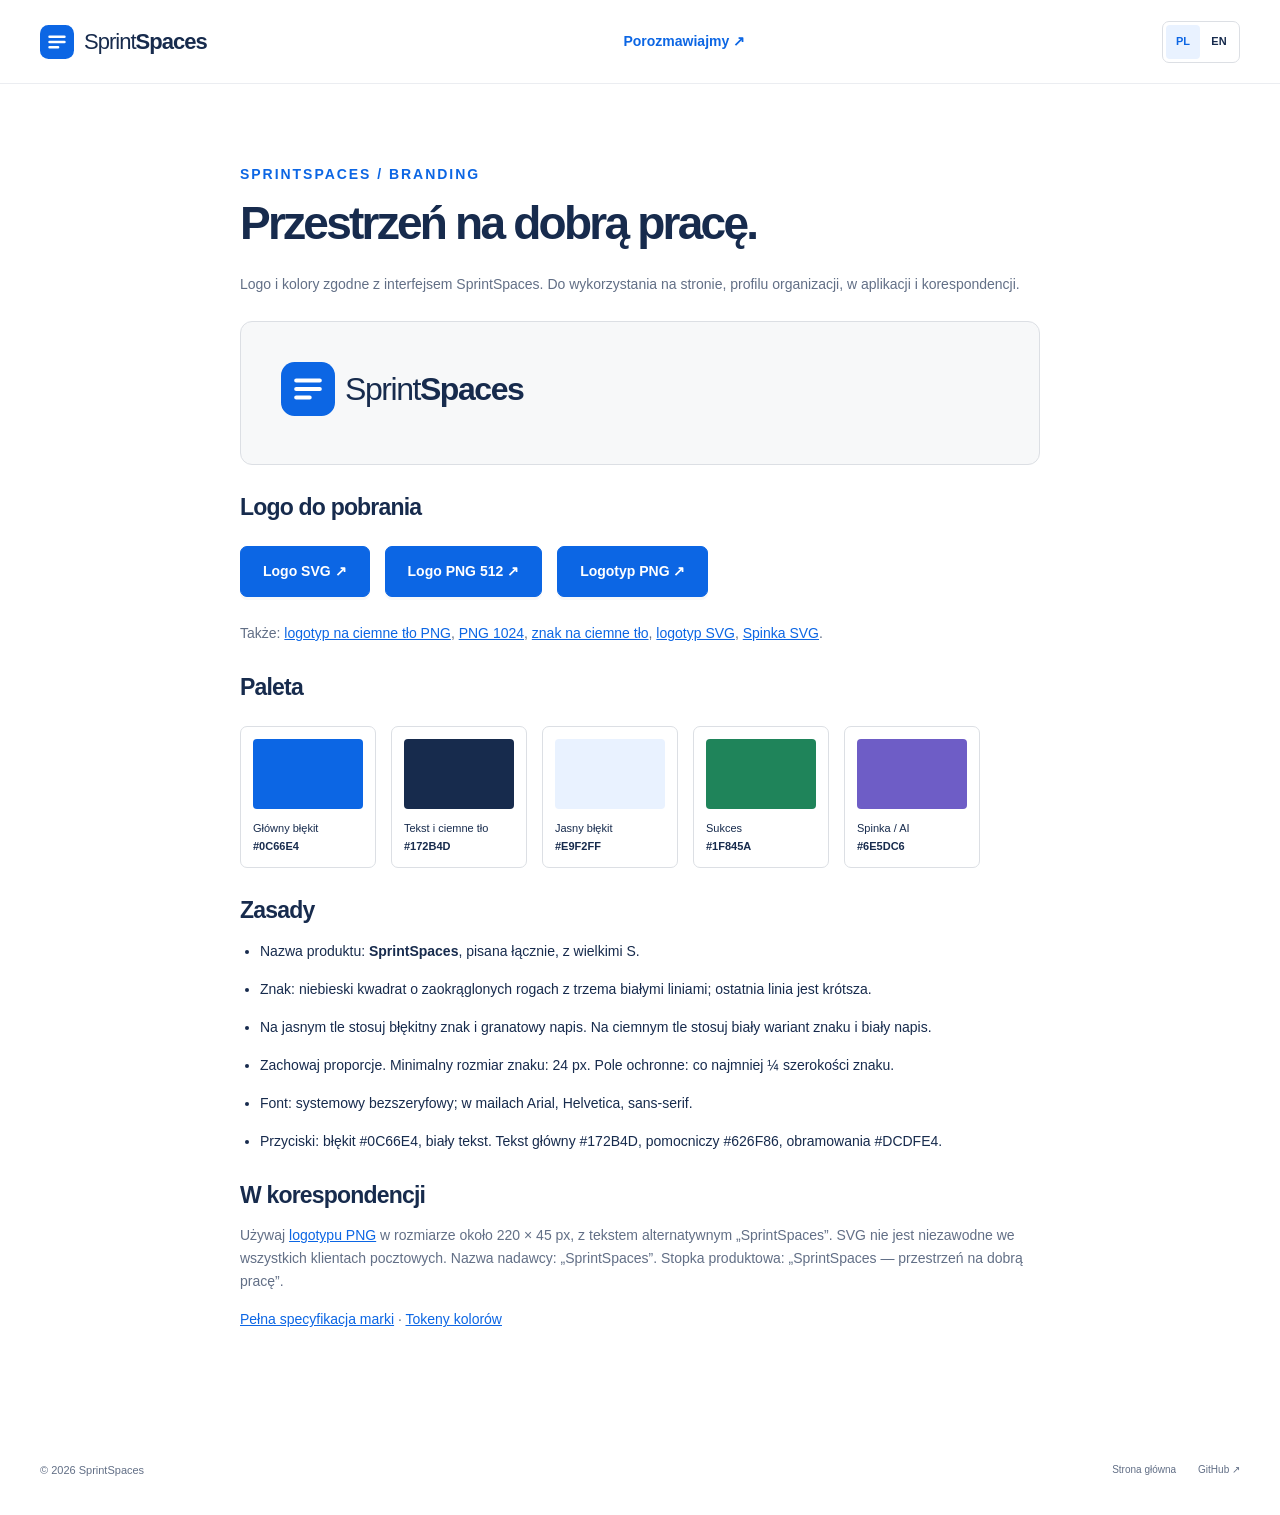
<file: brand/index.html>
<!doctype html><html lang="pl"><head><meta charset="utf-8"><meta name="viewport" content="width=device-width,initial-scale=1"><title>Materiały marki — SprintSpaces</title><meta name="robots" content="noindex"><meta name="theme-color" content="#0c66e4"><link rel="icon" href="../assets/logo.svg" type="image/svg+xml"><link rel="stylesheet" href="../styles.css?v=20261026-i18n1"><link rel="canonical" href="https://sprintspaces.github.io/brand/"><link rel="alternate" hreflang="pl" href="https://sprintspaces.github.io/brand/"><link rel="alternate" hreflang="en" href="https://sprintspaces.github.io/en/brand/"><link rel="alternate" hreflang="x-default" href="https://sprintspaces.github.io/brand/"></head><body><header class="site-header"><div class="container nav-wrap"><a class="wordmark" href="../index.html"><img src="../assets/logo.svg" width="34" height="34" alt=""><span>Sprint<strong>Spaces</strong></span></a><a class="text-link" href="../index.html#kontakt">Porozmawiajmy ↗</a><div class="language-switch" role="group" aria-label="Wybierz język"><a href="/brand/" lang="pl" hreflang="pl" data-language-link="pl" aria-current="page">PL<span class="sr-only"> — Polski</span></a><a href="/en/brand/" lang="en" hreflang="en" data-language-link="en">EN<span class="sr-only"> — English</span></a></div></div></header><main class="container legal-content"><p class="eyebrow">SPRINTSPACES / BRANDING</p><h1>Przestrzeń na dobrą pracę.</h1><p>Logo i kolory zgodne z interfejsem SprintSpaces. Do wykorzystania na stronie, profilu organizacji, w aplikacji i korespondencji.</p><div class="brand-demo"><span class="wordmark"><img src="../assets/logo.svg" width="54" height="54" alt="Znak SprintSpaces"><span>Sprint<strong>Spaces</strong></span></span></div><h2>Logo do pobrania</h2><div class="brand-downloads"><a class="button" href="../assets/logo.svg" download>Logo SVG ↗</a><a class="button" href="../assets/logo-512.png" download>Logo PNG 512 ↗</a><a class="button" href="../assets/wordmark.png" download>Logotyp PNG ↗</a></div><p>Także: <a href="../assets/wordmark-white.png" download>logotyp na ciemne tło PNG</a>, <a href="../assets/logo-1024.png" download>PNG 1024</a>, <a href="../assets/logo-white.svg" download>znak na ciemne tło</a>, <a href="../assets/wordmark.svg" download>logotyp SVG</a>, <a href="../assets/spinka.svg" download>Spinka SVG</a>.</p><h2>Paleta</h2><div class="brand-swatches"><div><i style="background:#0c66e4"></i>Główny błękit<br><strong>#0C66E4</strong></div><div><i style="background:#172b4d"></i>Tekst i ciemne tło<br><strong>#172B4D</strong></div><div><i style="background:#e9f2ff"></i>Jasny błękit<br><strong>#E9F2FF</strong></div><div><i style="background:#1f845a"></i>Sukces<br><strong>#1F845A</strong></div><div><i style="background:#6e5dc6"></i>Spinka / AI<br><strong>#6E5DC6</strong></div></div><h2>Zasady</h2><ul><li>Nazwa produktu: <strong>SprintSpaces</strong>, pisana łącznie, z wielkimi S.</li><li>Znak: niebieski kwadrat o zaokrąglonych rogach z trzema białymi liniami; ostatnia linia jest krótsza.</li><li>Na jasnym tle stosuj błękitny znak i granatowy napis. Na ciemnym tle stosuj biały wariant znaku i biały napis.</li><li>Zachowaj proporcje. Minimalny rozmiar znaku: 24 px. Pole ochronne: co najmniej ¼ szerokości znaku.</li><li>Font: systemowy bezszeryfowy; w mailach Arial, Helvetica, sans-serif.</li><li>Przyciski: błękit #0C66E4, biały tekst. Tekst główny #172B4D, pomocniczy #626F86, obramowania #DCDFE4.</li></ul><h2>W korespondencji</h2><p>Używaj <a href="../assets/wordmark.png">logotypu PNG</a> w rozmiarze około 220 × 45 px, z tekstem alternatywnym „SprintSpaces”. SVG nie jest niezawodne we wszystkich klientach pocztowych. Nazwa nadawcy: „SprintSpaces”. Stopka produktowa: „SprintSpaces — przestrzeń na dobrą pracę”.</p><p><a href="BRAND.md">Pełna specyfikacja marki</a> · <a href="tokens.json">Tokeny kolorów</a></p></main><footer class="site-footer container"><p>© 2026 SprintSpaces</p><div><a href="../index.html">Strona główna</a><a href="https://github.com/SprintSpaces">GitHub ↗</a></div></footer></body></html>
</file>
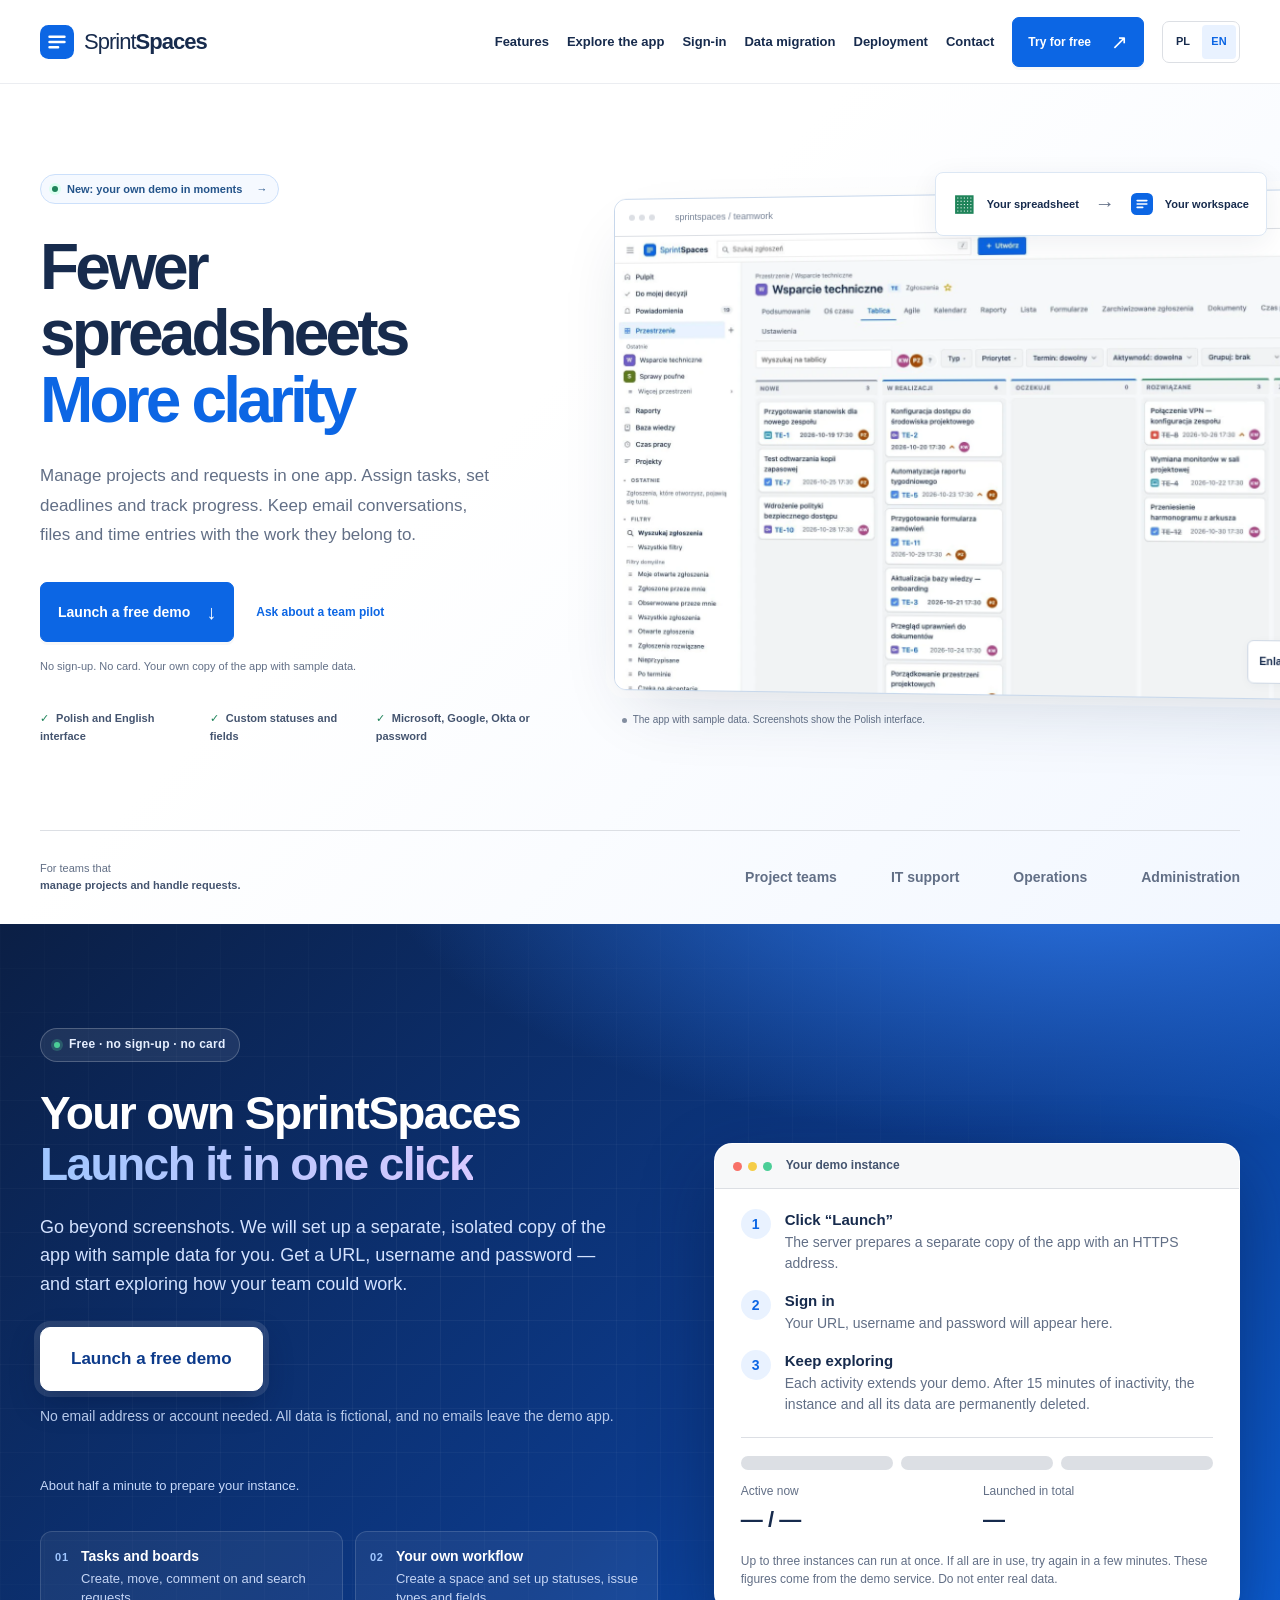
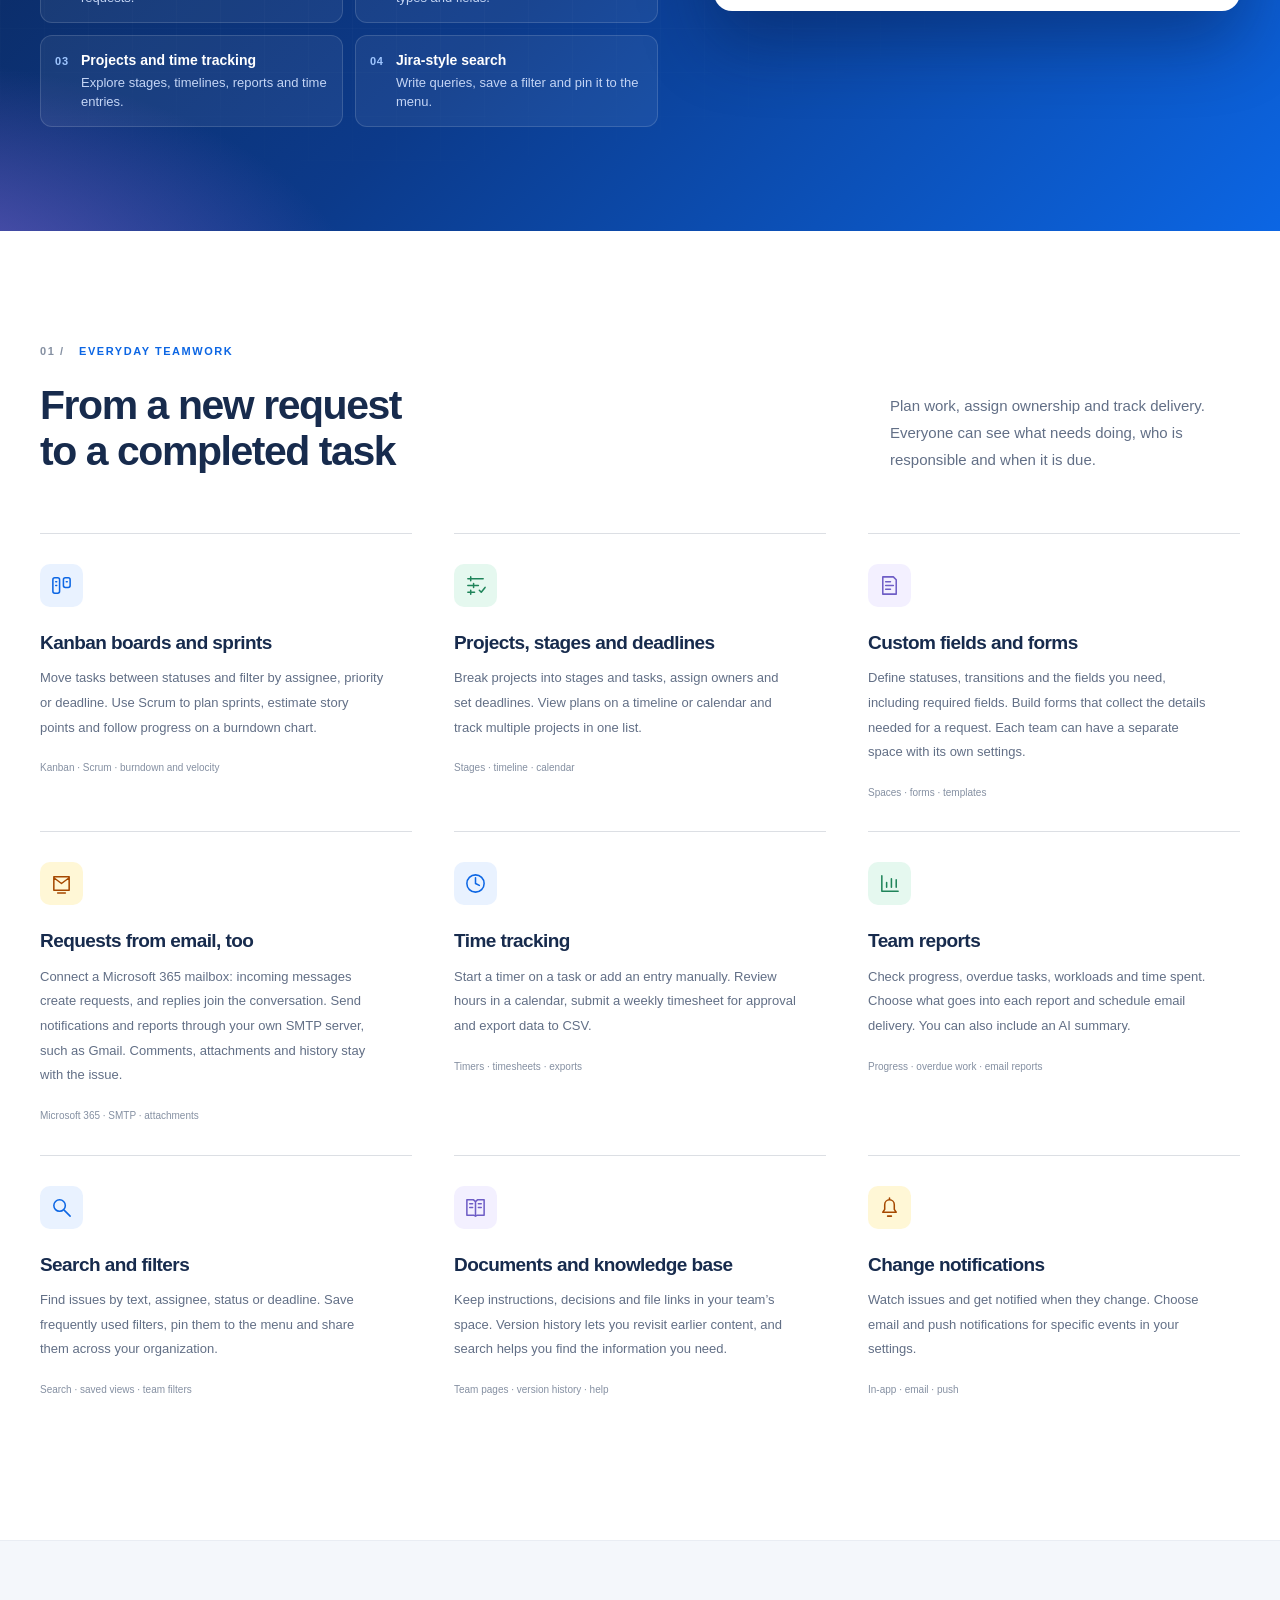
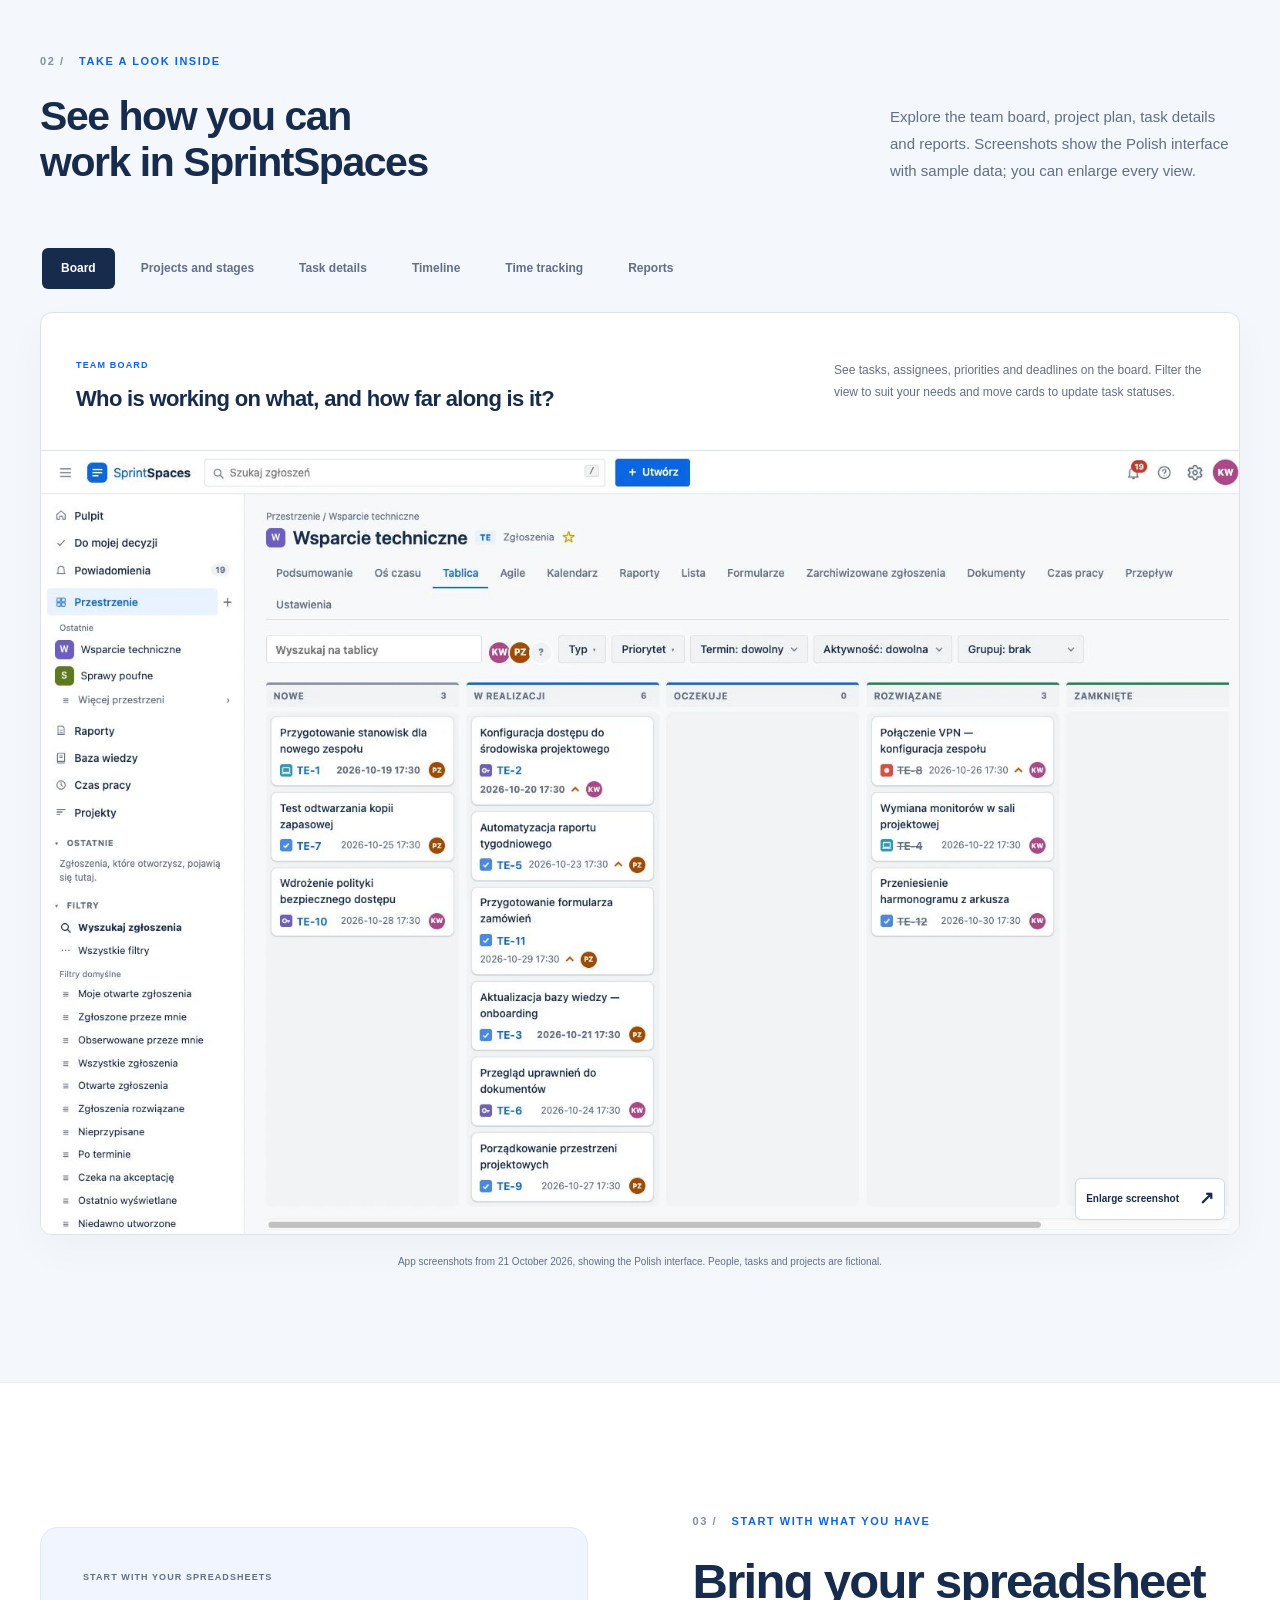
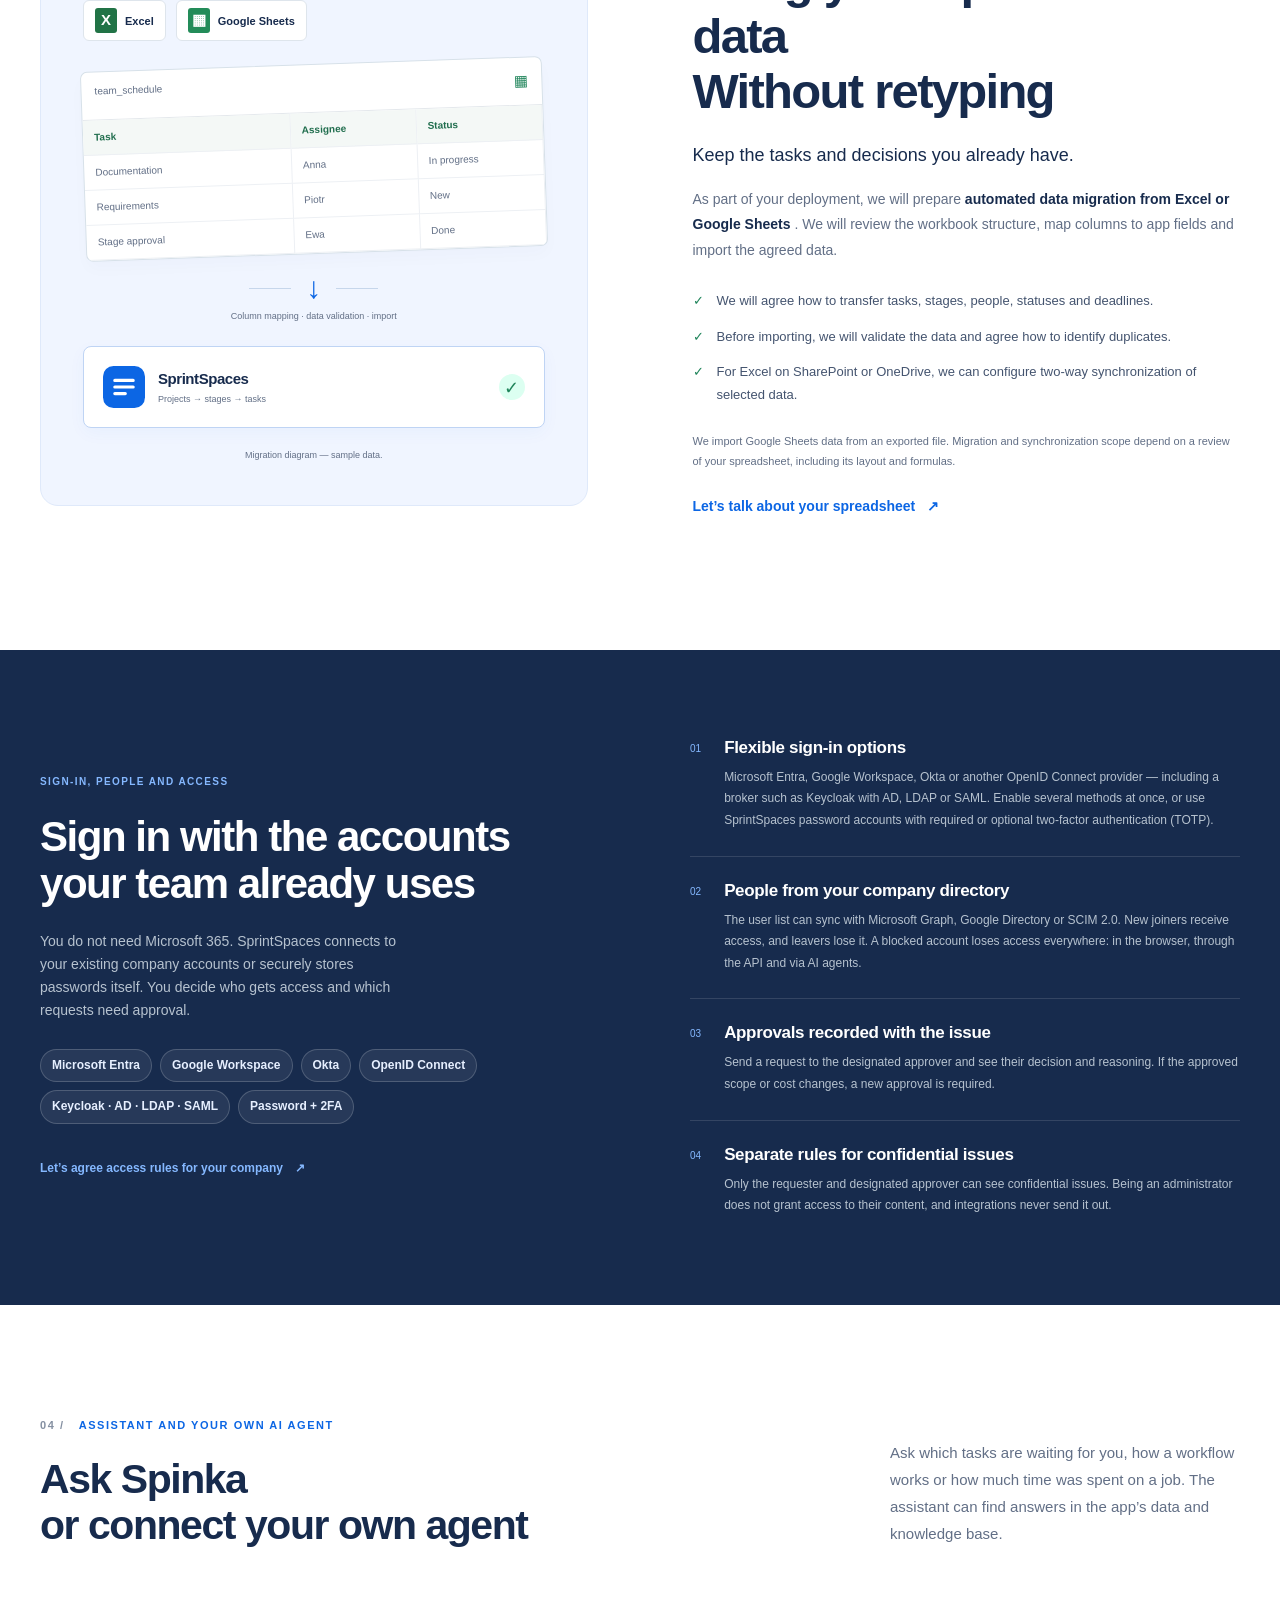
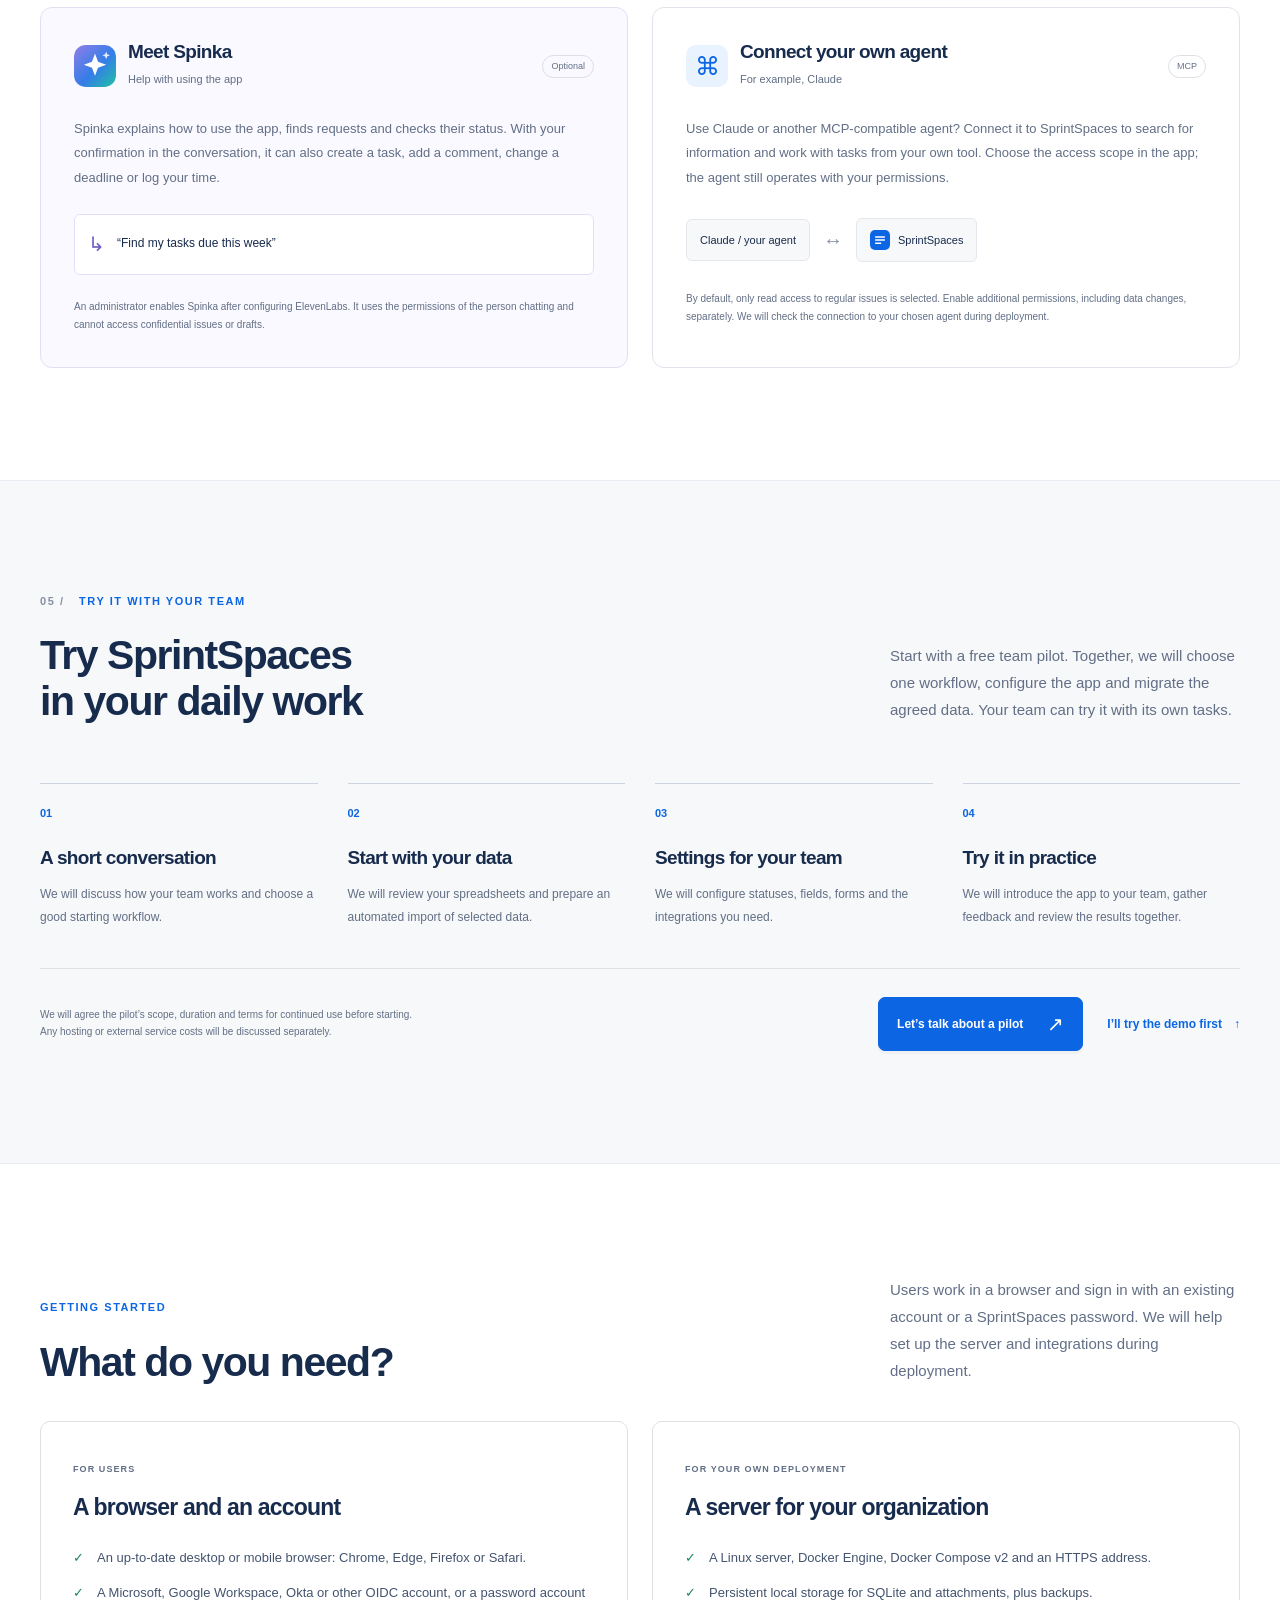
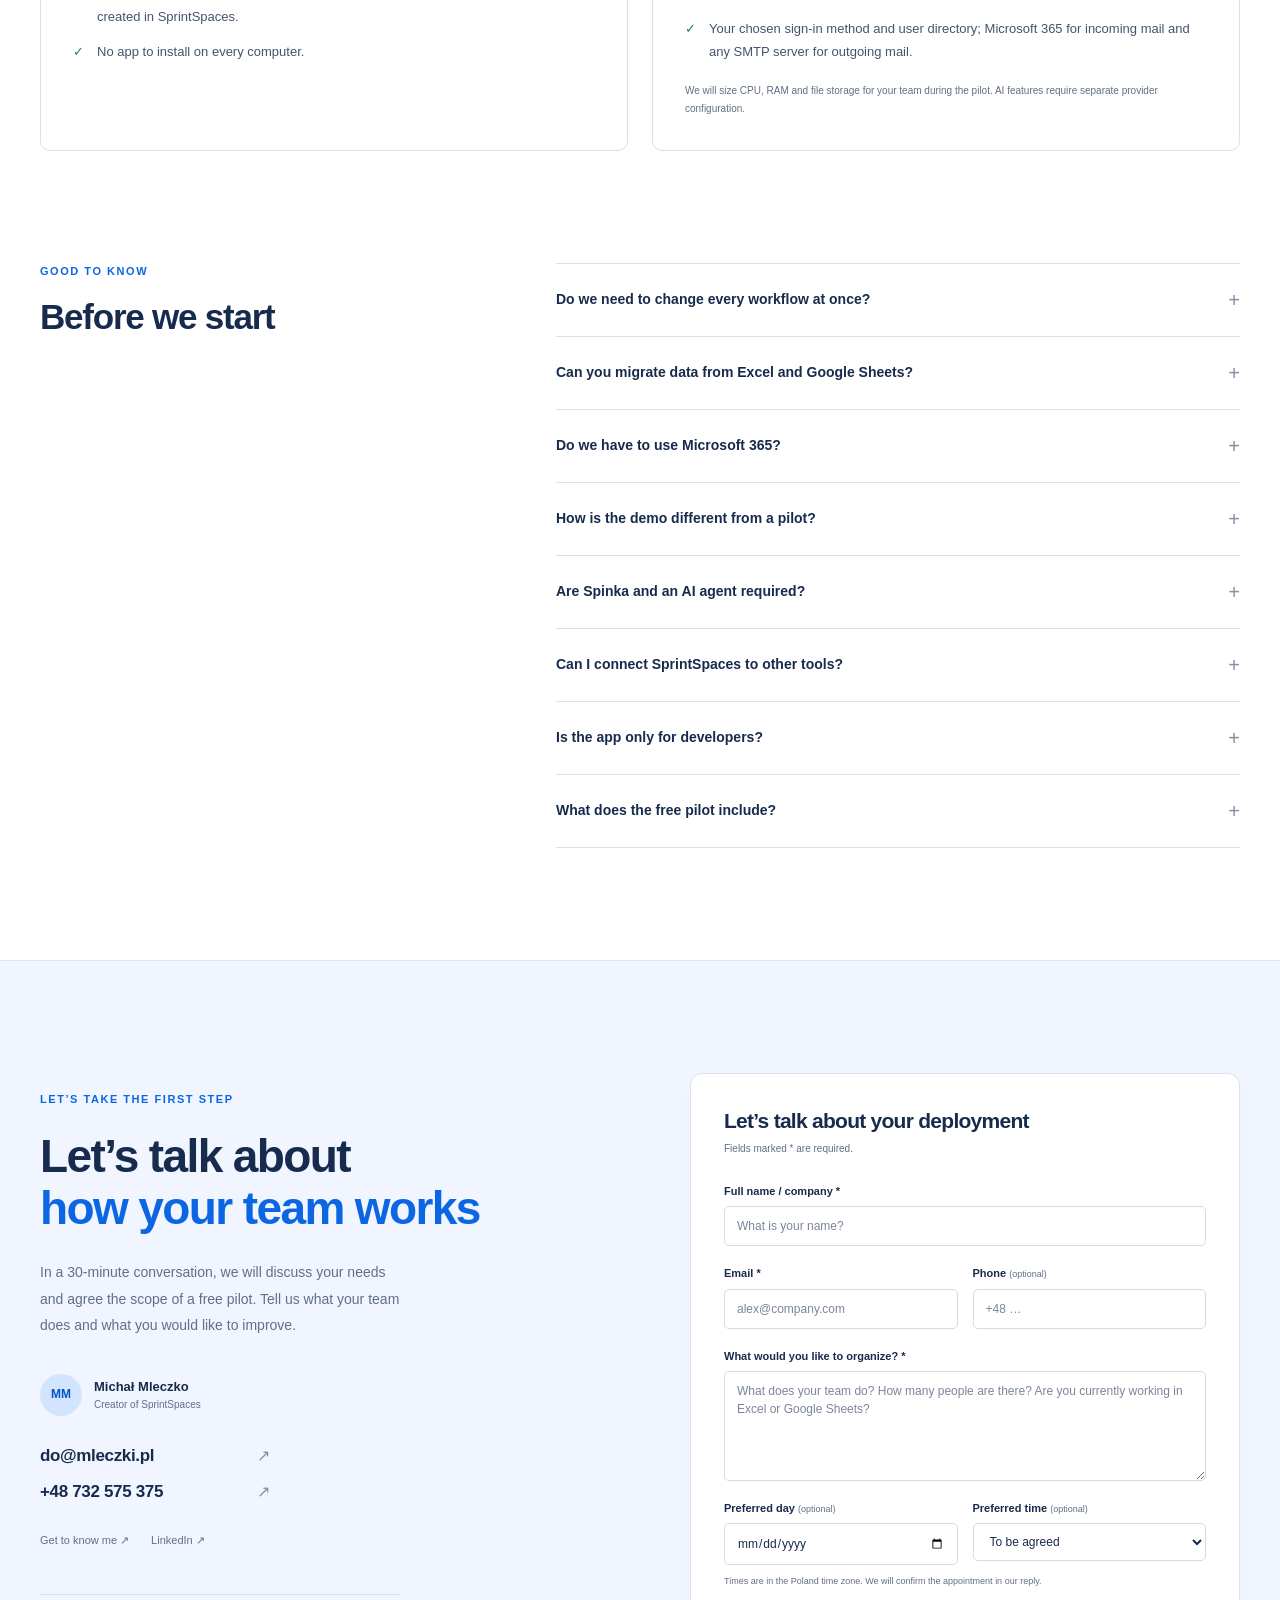
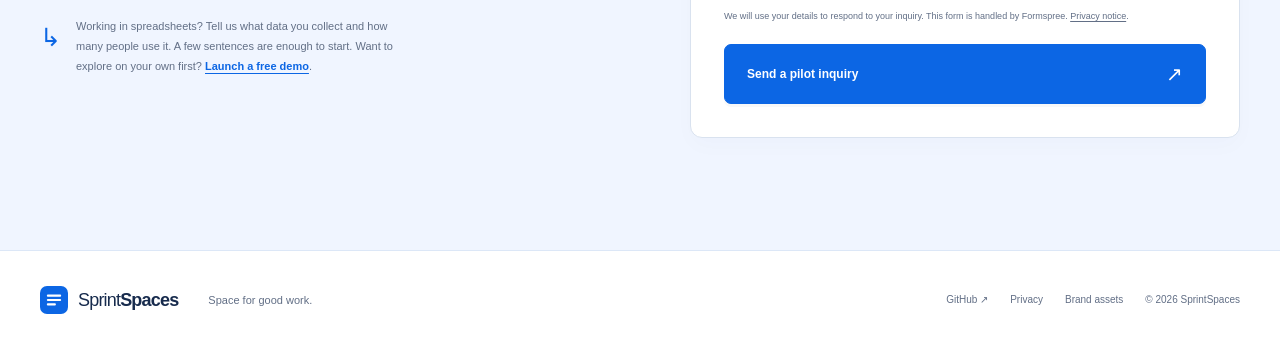
<file: en/index.html>
<!-- Generated by tools/build-locales.py; edit Polish HTML and locales/en.json. -->
<!doctype html>
<html lang="en">
<head>
  <meta charset="utf-8">
  <meta name="viewport" content="width=device-width, initial-scale=1">
  <title>SprintSpaces — projects, tasks and requests</title>
  <meta name="description" content="Plan projects, manage requests and track time with SprintSpaces. Launch a free demo in one click — no sign-up required. Sign in with Microsoft, Google, Okta or a password.">
  <meta name="theme-color" content="#0c66e4">
  <link rel="canonical" href="https://sprintspaces.github.io/en/">
  <link rel="alternate" hreflang="pl" href="https://sprintspaces.github.io/"><link rel="alternate" hreflang="en" href="https://sprintspaces.github.io/en/"><link rel="alternate" hreflang="x-default" href="https://sprintspaces.github.io/">
  <meta property="og:type" content="website">
  <meta property="og:locale" content="en_GB">
  <meta property="og:locale:alternate" content="pl_PL">
  <meta property="og:title" content="SprintSpaces — projects, tasks and requests">
  <meta property="og:description" content="Tasks, deadlines, conversations and reports in one place. Launch your own free demo or start a team pilot with data migration from spreadsheets.">
  <meta property="og:url" content="https://sprintspaces.github.io/en/">
  <meta property="og:image" content="https://sprintspaces.github.io/assets/social-card-en.png?v=20261026">
  <meta property="og:image:alt" content="SprintSpaces — fewer spreadsheets, more clarity">
  <meta property="og:image:width" content="1200">
  <meta property="og:image:height" content="630">
  <meta name="twitter:card" content="summary_large_image">
  <link rel="icon" href="/assets/logo.svg" type="image/svg+xml">
  <link rel="apple-touch-icon" href="/assets/logo-192.png">
  <link rel="preload" as="image" href="/assets/screenshots/board.webp">
  <link rel="stylesheet" href="/styles.css?v=20261026-i18n1">
  <meta name="demo-api" content="https://wanda192-20090.mikrus.cloud">
  <link rel="stylesheet" href="/demo.css?v=20261025-tabs1">
  <script type="module" src="/app.js?v=20261026-i18n1"></script>
  <script type="module" src="/demo.js?v=20261026-i18n1"></script>
</head>
<body>
<a class="skip-link" href="#main">Skip to content</a>
<header class="site-header">
  <div class="container nav-wrap">
    <a class="wordmark" href="#" aria-label="SprintSpaces — home"><img src="/assets/logo.svg" width="34" height="34" alt=""><span>Sprint<strong>Spaces</strong></span></a>
    <div class="language-switch" role="group" aria-label="Choose language"><a href="/" lang="pl" hreflang="pl" data-language-link="pl">PL<span class="sr-only"> — Polski</span></a><a href="/en/" lang="en" hreflang="en" data-language-link="en" aria-current="page">EN<span class="sr-only"> — English</span></a></div>
    <button class="menu-toggle" type="button" aria-expanded="false" aria-controls="navigation" aria-label="Open menu"><span></span><span></span></button>
    <nav id="navigation" aria-label="Main navigation">
      <a href="#mozliwosci">Features</a><a href="#aplikacja">Explore the app</a><a href="#logowanie">Sign-in</a><a href="#migracja">Data migration</a><a href="#wdrozenie">Deployment</a><a href="#kontakt">Contact</a>
      <a class="button button-small" href="#demo">Try for free <span aria-hidden="true">↗</span></a>
    </nav>
  </div>
</header>
<main id="main">
  <section class="hero">
    <div class="container hero-grid">
      <div class="hero-copy">
        <a class="pilot-pill" href="#demo"><span class="status-dot"></span> New: your own demo in moments <span aria-hidden="true">→</span></a>
        <h1>Fewer spreadsheets<br><span>More clarity</span></h1>
        <p class="hero-lead">Manage projects and requests in one app. Assign tasks, set deadlines and track progress. Keep email conversations, files and time entries with the work they belong to.</p>
        <div class="hero-actions"><a class="button" href="#demo">Launch a free demo <span aria-hidden="true">↓</span></a><a class="text-link" href="#kontakt">Ask about a team pilot</a></div>
        <p class="hero-note">No sign-up. No card. Your own copy of the app with sample data.</p>
        <div class="hero-points"><span><i aria-hidden="true">✓</i> Polish and English interface</span><span><i aria-hidden="true">✓</i> Custom statuses and fields</span><span><i aria-hidden="true">✓</i> Microsoft, Google, Okta or password</span></div>
      </div>
      <div class="hero-product">
        <div class="orbit-tag"><span class="sheet-symbol" aria-hidden="true">▦</span> Your spreadsheet <span aria-hidden="true">→</span> <img src="/assets/logo.svg" width="22" height="22" alt=""> Your workspace</div>
        <div class="product-window">
          <div class="window-bar"><span class="window-dots" aria-hidden="true"><i></i><i></i><i></i></span><span>sprintspaces / teamwork</span><span class="window-lock" aria-hidden="true">↗</span></div>
          <a class="hero-screen" href="/assets/screenshots/board.webp" data-zoom="Kanban board — team view"><img src="/assets/screenshots/board.webp" width="1554" height="1015" alt="The actual SprintSpaces interface: a Kanban board with tasks, assignees, priorities and deadlines." fetchpriority="high"><span class="image-hint">Enlarge view <span aria-hidden="true">↗</span></span></a>
        </div>
        <div class="product-caption"><span class="live-dot" aria-hidden="true"></span> The app with sample data. Screenshots show the Polish interface.</div>
      </div>
    </div>
    <div class="container audience"><p>For teams that<br><strong>manage projects and handle requests.</strong></p><div><span>Project teams</span><span>IT support</span><span>Operations</span><span>Administration</span></div></div>
  </section>

  <section id="demo" class="demo-hero" aria-labelledby="demo-title">
    <div class="demo-glow" aria-hidden="true"></div>
    <div class="container demo-hero-grid">
      <div class="demo-hero-copy">
        <p class="demo-badge"><span class="status-dot"></span> Free · no sign-up · no card</p>
        <h2 id="demo-title">Your own SprintSpaces<br><span>Launch it in one click</span></h2>
        <p class="demo-hero-lead">Go beyond screenshots. We will set up a separate, isolated copy of the app with sample data for you. Get a URL, username and password — and start exploring how your team could work.</p>
        <form id="demo-form" class="demo-cta" novalidate>
          <div class="demo-actions"><button id="demo-start" class="button button-large" type="submit">Launch a free demo</button><button id="demo-again" class="text-link demo-again" type="button" hidden>Launch a new demo</button></div>
          <p id="demo-note" class="demo-note">No email address or account needed. All data is fictional, and no emails leave the demo app.</p>
          <div id="demo-status" class="demo-status" role="status" aria-live="polite"></div>
          <p id="demo-estimate" class="demo-estimate">About half a minute to prepare your instance.</p>
          <div id="demo-loading" class="demo-loading" hidden>
            <div class="demo-loading-label"><span id="demo-stage">Preparing your workspace</span><span id="demo-eta">About 34 s</span></div>
            <div id="demo-progress" class="demo-progress" role="progressbar" aria-label="Estimated demo launch progress" aria-valuemin="0" aria-valuemax="100" aria-valuenow="0"><div id="demo-bar"></div></div>
            <p id="demo-loading-note">Starting the app with sample data and checking the HTTPS address.</p>
          </div>
        </form>
        <ul class="demo-try" aria-label="What you can try in the demo">
          <li><b aria-hidden="true">01</b><span><strong>Tasks and boards</strong>Create, move, comment on and search requests.</span></li>
          <li><b aria-hidden="true">02</b><span><strong>Your own workflow</strong>Create a space and set up statuses, issue types and fields.</span></li>
          <li><b aria-hidden="true">03</b><span><strong>Projects and time tracking</strong>Explore stages, timelines, reports and time entries.</span></li>
          <li><b aria-hidden="true">04</b><span><strong>Jira-style search</strong>Write queries, save a filter and pin it to the menu.</span></li>
        </ul>
      </div>
      <div class="demo-card">
        <div class="demo-card-head"><span class="window-dots" aria-hidden="true"><i></i><i></i><i></i></span><span>Your demo instance</span></div>
        <div id="demo-result" class="demo-result" hidden>
          <h3 id="demo-result-title" tabindex="-1">Your demo is ready</h3>
          <dl class="demo-creds">
            <div><dt>URL</dt><dd class="demo-value-row"><a id="demo-url" target="_blank" rel="noopener noreferrer"></a><button class="demo-icon-button" type="button" data-copy="url" aria-label="Copy demo URL" title="Copy demo URL" disabled><svg class="icon-copy" viewbox="0 0 24 24" aria-hidden="true"><rect x="9" y="9" width="12" height="12" rx="2"/><path d="M5 15H4a2 2 0 0 1-2-2V4a2 2 0 0 1 2-2h9a2 2 0 0 1 2 2v1"/></svg><svg class="icon-check" viewbox="0 0 24 24" aria-hidden="true"><path d="m5 12 4 4L19 6"/></svg></button></dd></div>
            <div><dt>Username</dt><dd class="demo-value-row"><input id="demo-user" class="demo-credential" type="text" readonly autocomplete="off" spellcheck="false" aria-label="Demo username"><button class="demo-icon-button" type="button" data-copy="user" aria-label="Copy username" title="Copy username" disabled><svg class="icon-copy" viewbox="0 0 24 24" aria-hidden="true"><rect x="9" y="9" width="12" height="12" rx="2"/><path d="M5 15H4a2 2 0 0 1-2-2V4a2 2 0 0 1 2-2h9a2 2 0 0 1 2 2v1"/></svg><svg class="icon-check" viewbox="0 0 24 24" aria-hidden="true"><path d="m5 12 4 4L19 6"/></svg></button></dd></div>
            <div><dt>Password</dt><dd class="demo-value-row"><input id="demo-pass" class="demo-credential" type="password" readonly autocomplete="off" spellcheck="false" aria-label="Demo password"><button id="demo-toggle" class="demo-icon-button" type="button" aria-label="Show password" title="Show password" aria-pressed="false" disabled><svg class="icon-eye" viewbox="0 0 24 24" aria-hidden="true"><path d="M2 12s3.5-7 10-7 10 7 10 7-3.5 7-10 7S2 12 2 12Z"/><circle cx="12" cy="12" r="3"/></svg><svg class="icon-eye-off" viewbox="0 0 24 24" aria-hidden="true"><path d="m3 3 18 18M10.6 5.1A12 12 0 0 1 12 5c6.5 0 10 7 10 7a17 17 0 0 1-3 3.7M6.2 6.2A18 18 0 0 0 2 12s3.5 7 10 7a12 12 0 0 0 5.8-1.6M10 10a2.8 2.8 0 0 0 4 4"/></svg></button><button class="demo-icon-button" type="button" data-copy="pass" aria-label="Copy password" title="Copy password" disabled><svg class="icon-copy" viewbox="0 0 24 24" aria-hidden="true"><rect x="9" y="9" width="12" height="12" rx="2"/><path d="M5 15H4a2 2 0 0 1-2-2V4a2 2 0 0 1 2-2h9a2 2 0 0 1 2 2v1"/></svg><svg class="icon-check" viewbox="0 0 24 24" aria-hidden="true"><path d="m5 12 4 4L19 6"/></svg></button></dd></div>
            <div><dt>Time left if inactive</dt><dd><span id="demo-left">—</span></dd></div>
            <div><dt>Current deletion time</dt><dd><time id="demo-until">—</time></dd></div>
          </dl>
          <p id="demo-copy-feedback" class="demo-copy-feedback" role="status" aria-live="polite"></p>
          <ul id="demo-steps" class="demo-steps" hidden></ul>
          <p class="demo-note">The password is available only here, while your demo is running. Refresh this tab to see it again.</p>
        </div>
        <ol class="demo-how">
          <li><span>1</span><div><strong>Click “Launch”</strong><p>The server prepares a separate copy of the app with an HTTPS address.</p></div></li>
          <li><span>2</span><div><strong>Sign in</strong><p>Your URL, username and password will appear here.</p></div></li>
          <li><span>3</span><div><strong>Keep exploring</strong><p>Each activity extends your demo. After 15 minutes of inactivity, the instance and all its data are permanently deleted.</p></div></li>
        </ol>
        <div class="demo-pool" aria-label="Demo capacity">
          <div id="demo-meter" class="demo-meter" role="img" aria-label="Demo counter"><div id="demo-cells" class="demo-cells"></div></div>
          <dl class="demo-counts"><div><dt>Active now</dt><dd id="demo-active">— / —</dd></div><div><dt>Launched in total</dt><dd id="demo-total">—</dd></div></dl>
        </div>
        <p class="demo-fine">Up to three instances can run at once. If all are in use, try again in a few minutes. These figures come from the demo service. Do not enter real data.</p>
      </div>
    </div>
    <dialog id="demo-ready-dialog" class="demo-ready-dialog" aria-labelledby="demo-ready-title" aria-describedby="demo-ready-description">
      <button id="demo-ready-close" class="demo-dialog-close demo-icon-button" type="button" aria-label="Close confirmation"><svg viewbox="0 0 24 24" aria-hidden="true"><path d="m6 6 12 12M18 6 6 18"/></svg></button>
      <div class="demo-ready-art" aria-hidden="true"><span></span><span></span><svg viewbox="0 0 48 48"><path d="m13 24 7 7 15-16"/></svg></div>
      <p class="demo-ready-kicker">YOUR WORKSPACE IS READY</p>
      <h2 id="demo-ready-title">You’re ready to go!</h2>
      <p id="demo-ready-description">Tasks, projects and workflows are waiting for you. Change them, create your own and see what working in SprintSpaces feels like.</p>
      <div class="demo-ready-detail"><span aria-hidden="true">✓</span> Your own instance · sample data</div>
      <button id="demo-ready-continue" class="button" type="button">Show sign-in details <span aria-hidden="true">↗</span></button>
    </dialog>
  </section>

  <section id="mozliwosci" class="section container">
    <div class="section-head"><div><p class="eyebrow"><span aria-hidden="true">01 /</span> EVERYDAY TEAMWORK</p><h2>From a new request<br>to a completed task</h2></div><p>Plan work, assign ownership and track delivery. Everyone can see what needs doing, who is responsible and when it is due.</p></div>
    <div class="features">
      <article><span class="feature-icon" aria-hidden="true"><svg viewbox="0 0 24 24"><rect x="3" y="4" width="7" height="16" rx="2"/><rect x="14" y="4" width="7" height="10" rx="2"/><path d="M6 8h1M17 8h1M6 12h1"/></svg></span><h3>Kanban boards and sprints</h3><p>Move tasks between statuses and filter by assignee, priority or deadline. Use Scrum to plan sprints, estimate story points and follow progress on a burndown chart.</p><span class="feature-detail">Kanban · Scrum · burndown and velocity</span></article>
      <article><span class="feature-icon green" aria-hidden="true"><svg viewbox="0 0 24 24"><path d="M4 5h16M4 12h11M4 19h7M7 3v4M10 10v4M7 17v4"/><path d="m16 17 2 2 4-5"/></svg></span><h3>Projects, stages and deadlines</h3><p>Break projects into stages and tasks, assign owners and set deadlines. View plans on a timeline or calendar and track multiple projects in one list.</p><span class="feature-detail">Stages · timeline · calendar</span></article>
      <article><span class="feature-icon purple" aria-hidden="true"><svg viewbox="0 0 24 24"><path d="M5 3h11l3 3v15H5zM8 8h5M8 12h8M8 16h5"/></svg></span><h3>Custom fields and forms</h3><p>Define statuses, transitions and the fields you need, including required fields. Build forms that collect the details needed for a request. Each team can have a separate space with its own settings.</p><span class="feature-detail">Spaces · forms · templates</span></article>
      <article><span class="feature-icon amber" aria-hidden="true"><svg viewbox="0 0 24 24"><path d="M4 5h16v14H4zM4 6l8 6 8-6M8 22h8"/></svg></span><h3>Requests from email, too</h3><p>Connect a Microsoft 365 mailbox: incoming messages create requests, and replies join the conversation. Send notifications and reports through your own SMTP server, such as Gmail. Comments, attachments and history stay with the issue.</p><span class="feature-detail">Microsoft 365 · SMTP · attachments</span></article>
      <article><span class="feature-icon" aria-hidden="true"><svg viewbox="0 0 24 24"><circle cx="12" cy="12" r="9"/><path d="M12 6v6l4 2"/></svg></span><h3>Time tracking</h3><p>Start a timer on a task or add an entry manually. Review hours in a calendar, submit a weekly timesheet for approval and export data to CSV.</p><span class="feature-detail">Timers · timesheets · exports</span></article>
      <article><span class="feature-icon green" aria-hidden="true"><svg viewbox="0 0 24 24"><path d="M4 20V4M4 20h17M9 16v-5M14 16V7M19 16v-8"/></svg></span><h3>Team reports</h3><p>Check progress, overdue tasks, workloads and time spent. Choose what goes into each report and schedule email delivery. You can also include an AI summary.</p><span class="feature-detail">Progress · overdue work · email reports</span></article>
      <article><span class="feature-icon" aria-hidden="true"><svg viewbox="0 0 24 24"><circle cx="10" cy="10" r="6"/><path d="m15 15 6 6"/></svg></span><h3>Search and filters</h3><p>Find issues by text, assignee, status or deadline. Save frequently used filters, pin them to the menu and share them across your organization.</p><span class="feature-detail">Search · saved views · team filters</span></article>
      <article><span class="feature-icon purple" aria-hidden="true"><svg viewbox="0 0 24 24"><path d="M3 4h7l2 2 2-2h7v16h-7l-2 1-2-1H3zM12 6v15M6 8h3M15 8h3M6 12h3M15 12h3"/></svg></span><h3>Documents and knowledge base</h3><p>Keep instructions, decisions and file links in your team’s space. Version history lets you revisit earlier content, and search helps you find the information you need.</p><span class="feature-detail">Team pages · version history · help</span></article>
      <article><span class="feature-icon amber" aria-hidden="true"><svg viewbox="0 0 24 24"><path d="M5 17h14l-2-3V9a5 5 0 0 0-10 0v5zM10 21h4M12 2v2"/></svg></span><h3>Change notifications</h3><p>Watch issues and get notified when they change. Choose email and push notifications for specific events in your settings.</p><span class="feature-detail">In-app · email · push</span></article>
    </div>
  </section>

  <section id="aplikacja" class="section showcase-section">
    <div class="container">
      <div class="section-head"><div><p class="eyebrow"><span aria-hidden="true">02 /</span> TAKE A LOOK INSIDE</p><h2>See how you can<br>work in SprintSpaces</h2></div><p>Explore the team board, project plan, task details and reports. Screenshots show the Polish interface with sample data; you can enlarge every view.</p></div>
      <div class="gallery-tabs" role="tablist" aria-label="App views">
        <button id="tab-board" type="button" role="tab" aria-selected="true" aria-controls="gallery-panel" data-view="board">Board</button>
        <button id="tab-projects" type="button" role="tab" aria-selected="false" aria-controls="gallery-panel" data-view="projects" tabindex="-1">Projects and stages</button>
        <button id="tab-ticket" type="button" role="tab" aria-selected="false" aria-controls="gallery-panel" data-view="ticket" tabindex="-1">Task details</button>
        <button id="tab-timeline" type="button" role="tab" aria-selected="false" aria-controls="gallery-panel" data-view="timeline" tabindex="-1">Timeline</button>
        <button id="tab-time" type="button" role="tab" aria-selected="false" aria-controls="gallery-panel" data-view="time" tabindex="-1">Time tracking</button>
        <button id="tab-reports" type="button" role="tab" aria-selected="false" aria-controls="gallery-panel" data-view="reports" tabindex="-1">Reports</button>
      </div>
      <div id="gallery-panel" class="gallery-panel" role="tabpanel" aria-labelledby="tab-board" tabindex="0">
        <div class="gallery-description"><div><span id="gallery-kicker">TEAM BOARD</span><h3 id="gallery-title">Who is working on what, and how far along is it?</h3></div><p id="gallery-copy">See tasks, assignees, priorities and deadlines on the board. Filter the view to suit your needs and move cards to update task statuses.</p></div>
        <a id="gallery-link" class="gallery-image" href="/assets/screenshots/board.webp" data-zoom="Kanban board"><img id="gallery-image" src="/assets/screenshots/board.webp" alt="A Kanban board with tasks and statuses in SprintSpaces." width="1554" height="1015" loading="lazy"><span class="image-hint">Enlarge screenshot <span aria-hidden="true">↗</span></span></a>
      </div>
      <p class="screenshot-note">App screenshots from 21 October 2026, showing the Polish interface. People, tasks and projects are fictional.</p>
      <noscript><p>More views: <a href="/assets/screenshots/projects.webp">projects</a>, <a href="/assets/screenshots/ticket.webp">task</a>, <a href="/assets/screenshots/timeline.webp">timeline</a>, <a href="/assets/screenshots/time.webp">time tracking</a>, <a href="/assets/screenshots/reports.webp">reports</a>.</p></noscript>
    </div>
  </section>

  <section id="migracja" class="section container migration">
    <div class="migration-visual" aria-label="Migration from spreadsheets to SprintSpaces spaces, tasks and stages">
      <div class="source-label">START WITH YOUR SPREADSHEETS</div>
      <div class="source-apps"><span><b class="excel-icon" aria-hidden="true">X</b> Excel</span><span><b class="sheets-icon" aria-hidden="true">▦</b> Google Sheets</span></div>
      <div class="sheet-preview" aria-hidden="true"><div class="sheet-title"><span>team_schedule</span><span>▦</span></div><div class="sheet-grid"><span>Task</span><span>Assignee</span><span>Status</span><span>Documentation</span><span>Anna</span><span>In progress</span><span>Requirements</span><span>Piotr</span><span>New</span><span>Stage approval</span><span>Ewa</span><span>Done</span></div></div>
      <div class="migration-connector"><span></span><b aria-hidden="true">↓</b><span></span><small>Column mapping · data validation · import</small></div>
      <div class="destination"><img src="/assets/logo.svg" width="42" height="42" alt=""><div><strong>SprintSpaces</strong><span>Projects → stages → tasks</span></div><i aria-hidden="true">✓</i></div>
      <p class="illustration-note">Migration diagram — sample data.</p>
    </div>
    <div class="migration-copy"><p class="eyebrow"><span aria-hidden="true">03 /</span> START WITH WHAT YOU HAVE</p><h2>Bring your spreadsheet data<br>Without retyping</h2><p class="section-lead">Keep the tasks and decisions you already have.</p><p>As part of your deployment, we will prepare <strong>automated data migration from Excel or Google Sheets</strong> . We will review the workbook structure, map columns to app fields and import the agreed data.</p>
      <ul class="check-list"><li>We will agree how to transfer tasks, stages, people, statuses and deadlines.</li><li>Before importing, we will validate the data and agree how to identify duplicates.</li><li>For Excel on SharePoint or OneDrive, we can configure two-way synchronization of selected data.</li></ul>
      <p class="small-note">We import Google Sheets data from an exported file. Migration and synchronization scope depend on a review of your spreadsheet, including its layout and formulas.</p>
      <a class="text-link" href="#kontakt">Let’s talk about your spreadsheet <span aria-hidden="true">↗</span></a>
    </div>
  </section>

  <section id="logowanie" class="security-section"><div class="container security-grid"><div><p class="eyebrow">SIGN-IN, PEOPLE AND ACCESS</p><h2>Sign in with the accounts<br>your team already uses</h2><p>You do not need Microsoft 365. SprintSpaces connects to your existing company accounts or securely stores passwords itself. You decide who gets access and which requests need approval.</p><div class="idp-list" aria-label="Supported sign-in methods"><span>Microsoft Entra</span><span>Google Workspace</span><span>Okta</span><span>OpenID Connect</span><span>Keycloak · AD · LDAP · SAML</span><span>Password + 2FA</span></div><a href="#kontakt" class="text-link">Let’s agree access rules for your company <span aria-hidden="true">↗</span></a></div><div class="security-list"><article><span aria-hidden="true">01</span><div><h3>Flexible sign-in options</h3><p>Microsoft Entra, Google Workspace, Okta or another OpenID Connect provider — including a broker such as Keycloak with AD, LDAP or SAML. Enable several methods at once, or use SprintSpaces password accounts with required or optional two-factor authentication (TOTP).</p></div></article><article><span aria-hidden="true">02</span><div><h3>People from your company directory</h3><p>The user list can sync with Microsoft Graph, Google Directory or SCIM 2.0. New joiners receive access, and leavers lose it. A blocked account loses access everywhere: in the browser, through the API and via AI agents.</p></div></article><article><span aria-hidden="true">03</span><div><h3>Approvals recorded with the issue</h3><p>Send a request to the designated approver and see their decision and reasoning. If the approved scope or cost changes, a new approval is required.</p></div></article><article><span aria-hidden="true">04</span><div><h3>Separate rules for confidential issues</h3><p>Only the requester and designated approver can see confidential issues. Being an administrator does not grant access to their content, and integrations never send it out.</p></div></article></div></div></section>

  <section id="ai" class="section container ai-section">
    <div class="section-head"><div><p class="eyebrow"><span aria-hidden="true">04 /</span> ASSISTANT AND YOUR OWN AI AGENT</p><h2>Ask Spinka<br>or connect your own agent</h2></div><p>Ask which tasks are waiting for you, how a workflow works or how much time was spent on a job. The assistant can find answers in the app’s data and knowledge base.</p></div>
    <div class="ai-grid"><article class="spinka-card"><div class="assistant-heading"><img class="spinka-icon" src="/assets/spinka.svg" width="42" height="42" alt=""><div><h3>Meet Spinka</h3><span>Help with using the app</span></div><span class="optional">Optional</span></div><p>Spinka explains how to use the app, finds requests and checks their status. With your confirmation in the conversation, it can also create a task, add a comment, change a deadline or log your time.</p><div class="sample-prompt"><span aria-hidden="true">↳</span> “Find my tasks due this week”</div><p class="small-note">An administrator enables Spinka after configuring ElevenLabs. It uses the permissions of the person chatting and cannot access confidential issues or drafts.</p></article>
      <article class="agent-card"><div class="assistant-heading"><span class="mcp-icon" aria-hidden="true">⌘</span><div><h3>Connect your own agent</h3><span>For example, Claude</span></div><span class="protocol">MCP</span></div><p>Use Claude or another MCP-compatible agent? Connect it to SprintSpaces to search for information and work with tasks from your own tool. Choose the access scope in the app; the agent still operates with your permissions.</p><div class="agent-flow"><span>Claude / your agent</span><span aria-hidden="true">↔</span><span><img src="/assets/logo.svg" width="20" height="20" alt=""> SprintSpaces</span></div><p class="small-note">By default, only read access to regular issues is selected. Enable additional permissions, including data changes, separately. We will check the connection to your chosen agent during deployment.</p></article></div>
  </section>

  <section id="wdrozenie" class="section pilot-section"><div class="container"><div class="section-head"><div><p class="eyebrow"><span aria-hidden="true">05 /</span> TRY IT WITH YOUR TEAM</p><h2>Try SprintSpaces<br>in your daily work</h2></div><p>Start with a free team pilot. Together, we will choose one workflow, configure the app and migrate the agreed data. Your team can try it with its own tasks.</p></div><ol class="pilot-steps"><li><span>01</span><h3>A short conversation</h3><p>We will discuss how your team works and choose a good starting workflow.</p></li><li><span>02</span><h3>Start with your data</h3><p>We will review your spreadsheets and prepare an automated import of selected data.</p></li><li><span>03</span><h3>Settings for your team</h3><p>We will configure statuses, fields, forms and the integrations you need.</p></li><li><span>04</span><h3>Try it in practice</h3><p>We will introduce the app to your team, gather feedback and review the results together.</p></li></ol><div class="pilot-bottom"><p>We will agree the pilot’s scope, duration and terms for continued use before starting.<br>Any hosting or external service costs will be discussed separately.</p><div class="pilot-ctas"><a class="button" href="#kontakt">Let’s talk about a pilot <span aria-hidden="true">↗</span></a><a class="text-link" href="#demo">I’ll try the demo first <span aria-hidden="true">↑</span></a></div></div></div></section>

  <section id="wymagania" class="section container requirements"><div class="section-head"><div><p class="eyebrow">GETTING STARTED</p><h2>What do you need?</h2></div><p>Users work in a browser and sign in with an existing account or a SprintSpaces password. We will help set up the server and integrations during deployment.</p></div><div class="requirements-grid"><article><span class="requirement-number">FOR USERS</span><h3>A browser and an account</h3><ul class="check-list"><li>An up-to-date desktop or mobile browser: Chrome, Edge, Firefox or Safari.</li><li>A Microsoft, Google Workspace, Okta or other OIDC account, or a password account created in SprintSpaces.</li><li>No app to install on every computer.</li></ul></article><article><span class="requirement-number">FOR YOUR OWN DEPLOYMENT</span><h3>A server for your organization</h3><ul class="check-list"><li>A Linux server, Docker Engine, Docker Compose v2 and an HTTPS address.</li><li>Persistent local storage for SQLite and attachments, plus backups.</li><li>Your chosen sign-in method and user directory; Microsoft 365 for incoming mail and any SMTP server for outgoing mail.</li></ul><p class="small-note">We will size CPU, RAM and file storage for your team during the pilot. AI features require separate provider configuration.</p></article></div></section>

  <section class="container faq-section"><div><p class="eyebrow">GOOD TO KNOW</p><h2>Before we start</h2></div><div class="faq-items"><details><summary>Do we need to change every workflow at once?<span aria-hidden="true">+</span></summary><p>We can start with one team or workflow. Spaces have their own statuses, fields and views, so deployment can fit the way each department works.</p></details><details><summary>Can you migrate data from Excel and Google Sheets?<span aria-hidden="true">+</span></summary><p>Yes. After reviewing the files, we will map columns to app fields and prepare an automated import. Google Sheets data comes from an export. For Excel on SharePoint or OneDrive, two-way synchronization of selected data is also possible. We will agree separately how to handle formulas and unusual spreadsheet layouts.</p></details><details><summary>Do we have to use Microsoft 365?<span aria-hidden="true">+</span></summary><p>No. Your team can sign in with Google Workspace, Okta, another OpenID Connect provider or password accounts with two-factor authentication managed by the app. User lists can come from Google Directory, Microsoft Graph or SCIM. Microsoft 365 is needed only to turn incoming emails into requests; notifications and reports can use any SMTP server.</p></details><details><summary>How is the demo different from a pilot?<span aria-hidden="true">+</span></summary><p>Launch the demo yourself in moments, without signing up. It is a separate copy of the app with fictional data, deleted after 15 minutes of inactivity. A pilot is a free trial deployment for your team, prepared with us using your workflows, data and sign-in setup.</p></details><details><summary>Are Spinka and an AI agent required?<span aria-hidden="true">+</span></summary><p>No. You can use the app without AI. An administrator enables Spinka, and you connect your own agent through MCP. You approve its access scope in SprintSpaces; permission to change data must be enabled separately.</p></details><details><summary>Can I connect SprintSpaces to other tools?<span aria-hidden="true">+</span></summary><p>Yes. Microsoft 365 mail handles requests and replies, and outgoing mail also works through SMTP. The REST API, CSV import and export, and signed webhooks let you build integrations and automations, for example in n8n or Zapier. MCP connects your own AI agent, while SCIM and Google or Microsoft directories supply user lists. For Excel on SharePoint or OneDrive, we can configure synchronization of selected data.</p></details><details><summary>Is the app only for developers?<span aria-hidden="true">+</span></summary><p>No. Use it to manage projects, IT requests, purchase requests and administrative tasks. Statuses, issue types and forms are tailored to how your team works.</p></details><details><summary>What does the free pilot include?<span aria-hidden="true">+</span></summary><p>Preparing your space, configuring the chosen workflow, migrating agreed data and introducing the app to your team. Before starting, we will confirm the scope and duration, terms for continued use, and any hosting or external service costs.</p></details></div></section>

  <section id="kontakt" class="section contact-section"><div class="container contact-grid"><div class="contact-copy"><p class="eyebrow">LET’S TAKE THE FIRST STEP</p><h2>Let’s talk about<br><span>how your team works</span></h2><p>In a 30-minute conversation, we will discuss your needs and agree the scope of a free pilot. Tell us what your team does and what you would like to improve.</p><div class="contact-person"><span class="person-avatar" aria-hidden="true">MM</span><div><strong>Michał Mleczko</strong><span>Creator of SprintSpaces</span></div></div><div class="contact-links"><a href="mailto:do@mleczki.pl">do@mleczki.pl <span aria-hidden="true">↗</span></a><a href="tel:+48732575375">+48 732 575 375 <span aria-hidden="true">↗</span></a></div><div class="contact-social"><a href="https://mleczakm.github.io/">Get to know me <span aria-hidden="true">↗</span></a><a href="https://linkedin.com/in/michal-mleczko/">LinkedIn <span aria-hidden="true">↗</span></a></div><div class="contact-tip"><span aria-hidden="true">↳</span><p>Working in spreadsheets? Tell us what data you collect and how many people use it. A few sentences are enough to start. Want to explore on your own first? <a href="#demo">Launch a free demo</a>.</p></div></div>
    <form id="contact-form" class="contact-form" action="https://formspree.io/f/xdavweok" method="POST">
      <h3>Let’s talk about your deployment</h3><p>Fields marked <span aria-hidden="true">*</span> are required.</p>
      <input type="hidden" name="_subject" value="SprintSpaces — free team pilot"><input type="hidden" name="source" value="https://sprintspaces.github.io/en/">
      <div class="honeypot" aria-hidden="true"><label for="website">Website</label><input id="website" type="text" name="_gotcha" tabindex="-1" autocomplete="off"></div>
      <label for="name">Full name / company *</label><input id="name" name="name" autocomplete="name" required maxlength="160" placeholder="What is your name?">
      <div class="form-row"><div><label for="email">Email *</label><input id="email" name="email" type="email" autocomplete="email" required maxlength="254" placeholder="alex@company.com"></div><div><label for="phone">Phone <span>(optional)</span></label><input id="phone" name="phone" type="tel" autocomplete="tel" maxlength="40" placeholder="+48 …"></div></div>
      <label for="message">What would you like to organize? *</label><textarea id="message" name="message" rows="4" required minlength="10" maxlength="5000" placeholder="What does your team do? How many people are there? Are you currently working in Excel or Google Sheets?"></textarea>
      <div class="form-row"><div><label for="date">Preferred day <span>(optional)</span></label><input id="date" name="preferred_date" type="date"></div><div><label for="time">Preferred time <span>(optional)</span></label><select id="time" name="preferred_time"><option value="">To be agreed</option><option>09:00–12:00</option><option>12:00–15:00</option><option>15:00–17:00</option></select></div></div>
      <p class="scheduling-note">Times are in the Poland time zone. We will confirm the appointment in our reply.</p><input type="hidden" name="timezone" value="Europe/Warsaw">
      <p class="form-privacy">We will use your details to respond to your inquiry. This form is handled by Formspree. <a href="/en/privacy.html">Privacy notice</a>.</p>
      <button class="button" type="submit">Send a pilot inquiry <span aria-hidden="true">↗</span></button><p id="form-feedback" role="status" aria-live="polite" tabindex="-1" hidden></p>
    </form>
  </div></section>
</main>
<footer class="site-footer container"><a class="wordmark" href="#"><img src="/assets/logo.svg" alt="" width="28" height="28"><span>Sprint<strong>Spaces</strong></span></a><p>Space for good work.</p><div><a href="https://github.com/SprintSpaces">GitHub <span aria-hidden="true">↗</span></a><a href="/en/privacy.html">Privacy</a><a href="/en/brand/">Brand assets</a><span>© 2026 SprintSpaces</span></div></footer>
<dialog id="image-dialog" aria-labelledby="image-dialog-title"><div class="dialog-header"><h2 id="image-dialog-title">App view</h2><button type="button" id="close-dialog" aria-label="Close preview">Close <span aria-hidden="true">×</span></button></div><img id="dialog-image" alt=""><p>Sample data · SprintSpaces</p></dialog>
</body>
</html>
</file>
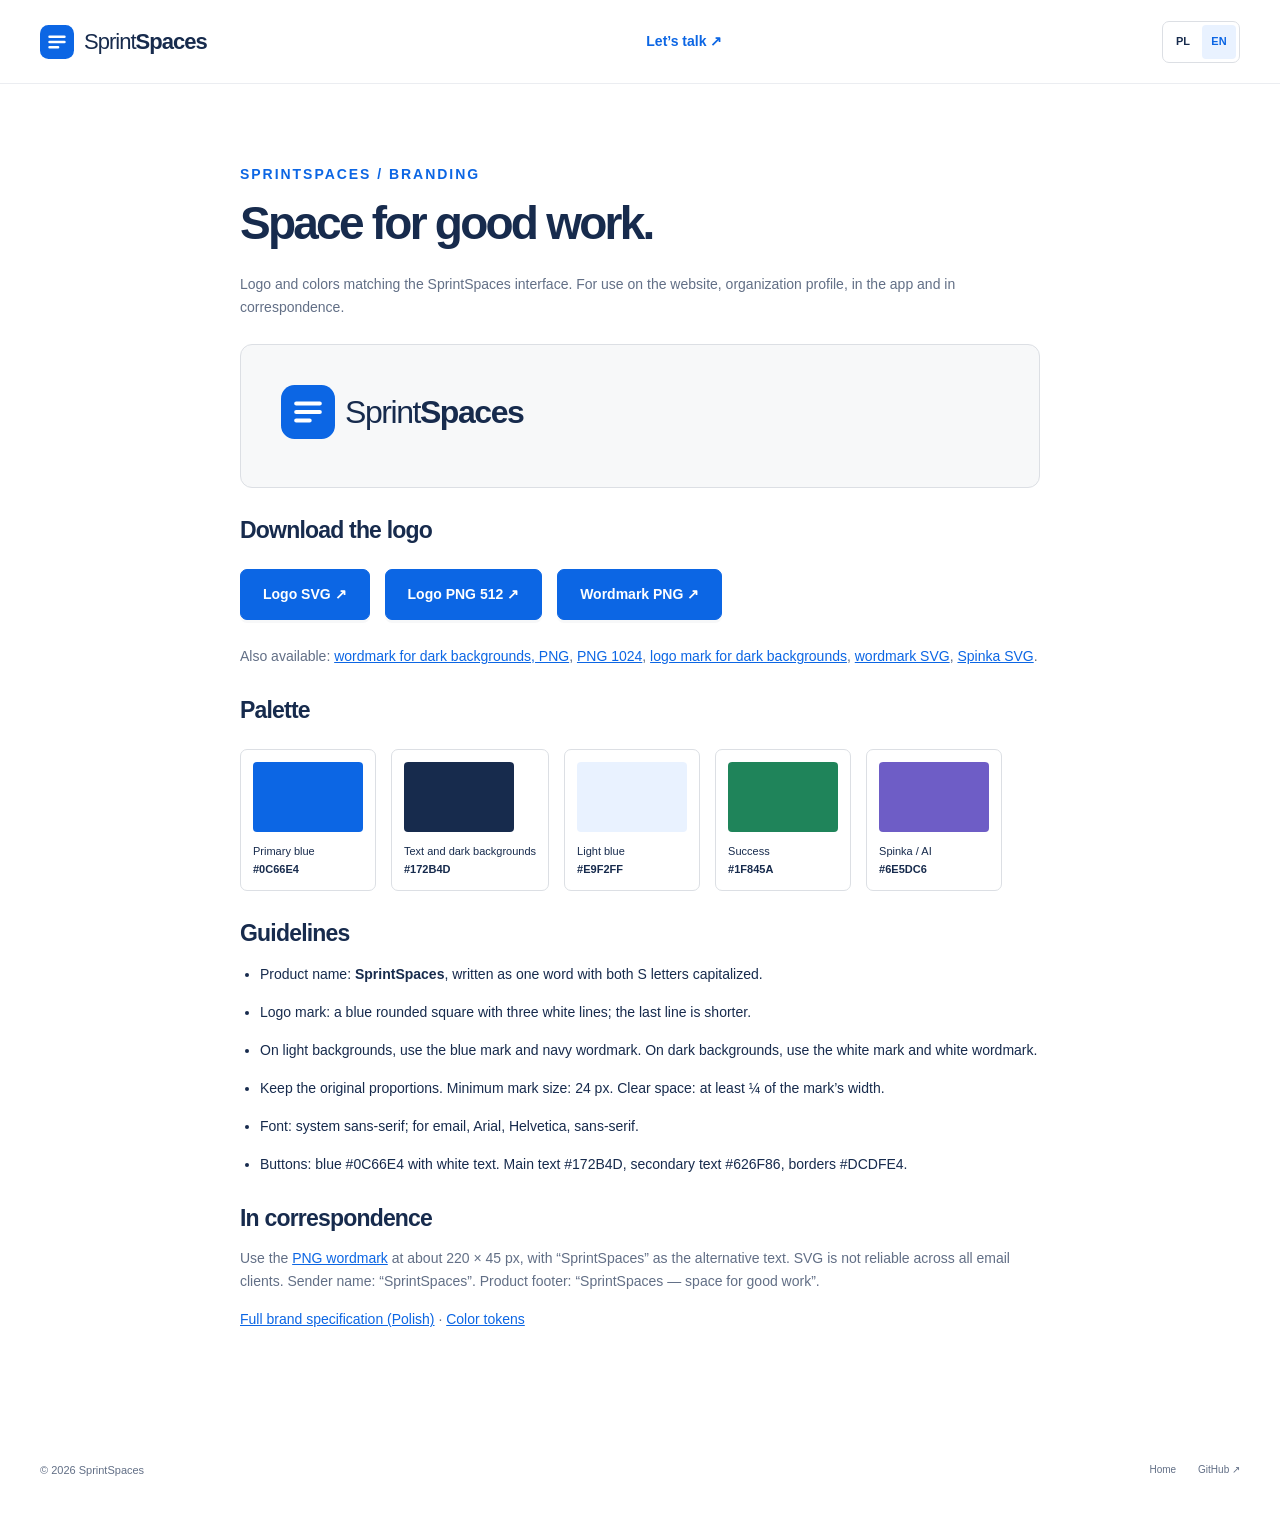
<file: en/brand/index.html>
<!-- Generated by tools/build-locales.py; edit Polish HTML and locales/en.json. -->
<!doctype html><html lang="en"><head><meta charset="utf-8"><meta name="viewport" content="width=device-width,initial-scale=1"><title>Brand assets — SprintSpaces</title><meta name="robots" content="noindex"><meta name="theme-color" content="#0c66e4"><link rel="icon" href="/assets/logo.svg" type="image/svg+xml"><link rel="stylesheet" href="/styles.css?v=20261026-i18n1"><link rel="canonical" href="https://sprintspaces.github.io/en/brand/"><link rel="alternate" hreflang="pl" href="https://sprintspaces.github.io/brand/"><link rel="alternate" hreflang="en" href="https://sprintspaces.github.io/en/brand/"><link rel="alternate" hreflang="x-default" href="https://sprintspaces.github.io/brand/"></head><body><header class="site-header"><div class="container nav-wrap"><a class="wordmark" href="/en/"><img src="/assets/logo.svg" width="34" height="34" alt=""><span>Sprint<strong>Spaces</strong></span></a><a class="text-link" href="/en/#kontakt">Let’s talk ↗</a><div class="language-switch" role="group" aria-label="Choose language"><a href="/brand/" lang="pl" hreflang="pl" data-language-link="pl">PL<span class="sr-only"> — Polski</span></a><a href="/en/brand/" lang="en" hreflang="en" data-language-link="en" aria-current="page">EN<span class="sr-only"> — English</span></a></div></div></header><main class="container legal-content"><p class="eyebrow">SPRINTSPACES / BRANDING</p><h1>Space for good work.</h1><p>Logo and colors matching the SprintSpaces interface. For use on the website, organization profile, in the app and in correspondence.</p><div class="brand-demo"><span class="wordmark"><img src="/assets/logo.svg" width="54" height="54" alt="SprintSpaces logo mark"><span>Sprint<strong>Spaces</strong></span></span></div><h2>Download the logo</h2><div class="brand-downloads"><a class="button" href="/assets/logo.svg" download>Logo SVG ↗</a><a class="button" href="/assets/logo-512.png" download>Logo PNG 512 ↗</a><a class="button" href="/assets/wordmark.png" download>Wordmark PNG ↗</a></div><p>Also available: <a href="/assets/wordmark-white.png" download>wordmark for dark backgrounds, PNG</a>, <a href="/assets/logo-1024.png" download>PNG 1024</a>, <a href="/assets/logo-white.svg" download>logo mark for dark backgrounds</a>, <a href="/assets/wordmark.svg" download>wordmark SVG</a>, <a href="/assets/spinka.svg" download>Spinka SVG</a>.</p><h2>Palette</h2><div class="brand-swatches"><div><i style="background:#0c66e4"></i>Primary blue<br><strong>#0C66E4</strong></div><div><i style="background:#172b4d"></i>Text and dark backgrounds<br><strong>#172B4D</strong></div><div><i style="background:#e9f2ff"></i>Light blue<br><strong>#E9F2FF</strong></div><div><i style="background:#1f845a"></i>Success<br><strong>#1F845A</strong></div><div><i style="background:#6e5dc6"></i>Spinka / AI<br><strong>#6E5DC6</strong></div></div><h2>Guidelines</h2><ul><li>Product name: <strong>SprintSpaces</strong>, written as one word with both S letters capitalized.</li><li>Logo mark: a blue rounded square with three white lines; the last line is shorter.</li><li>On light backgrounds, use the blue mark and navy wordmark. On dark backgrounds, use the white mark and white wordmark.</li><li>Keep the original proportions. Minimum mark size: 24 px. Clear space: at least ¼ of the mark’s width.</li><li>Font: system sans-serif; for email, Arial, Helvetica, sans-serif.</li><li>Buttons: blue #0C66E4 with white text. Main text #172B4D, secondary text #626F86, borders #DCDFE4.</li></ul><h2>In correspondence</h2><p>Use the <a href="/assets/wordmark.png">PNG wordmark</a> at about 220 × 45 px, with “SprintSpaces” as the alternative text. SVG is not reliable across all email clients. Sender name: “SprintSpaces”. Product footer: “SprintSpaces — space for good work”.</p><p><a href="/brand/BRAND.md">Full brand specification (Polish)</a> · <a href="/brand/tokens.json">Color tokens</a></p></main><footer class="site-footer container"><p>© 2026 SprintSpaces</p><div><a href="/en/">Home</a><a href="https://github.com/SprintSpaces">GitHub ↗</a></div></footer></body></html>
</file>
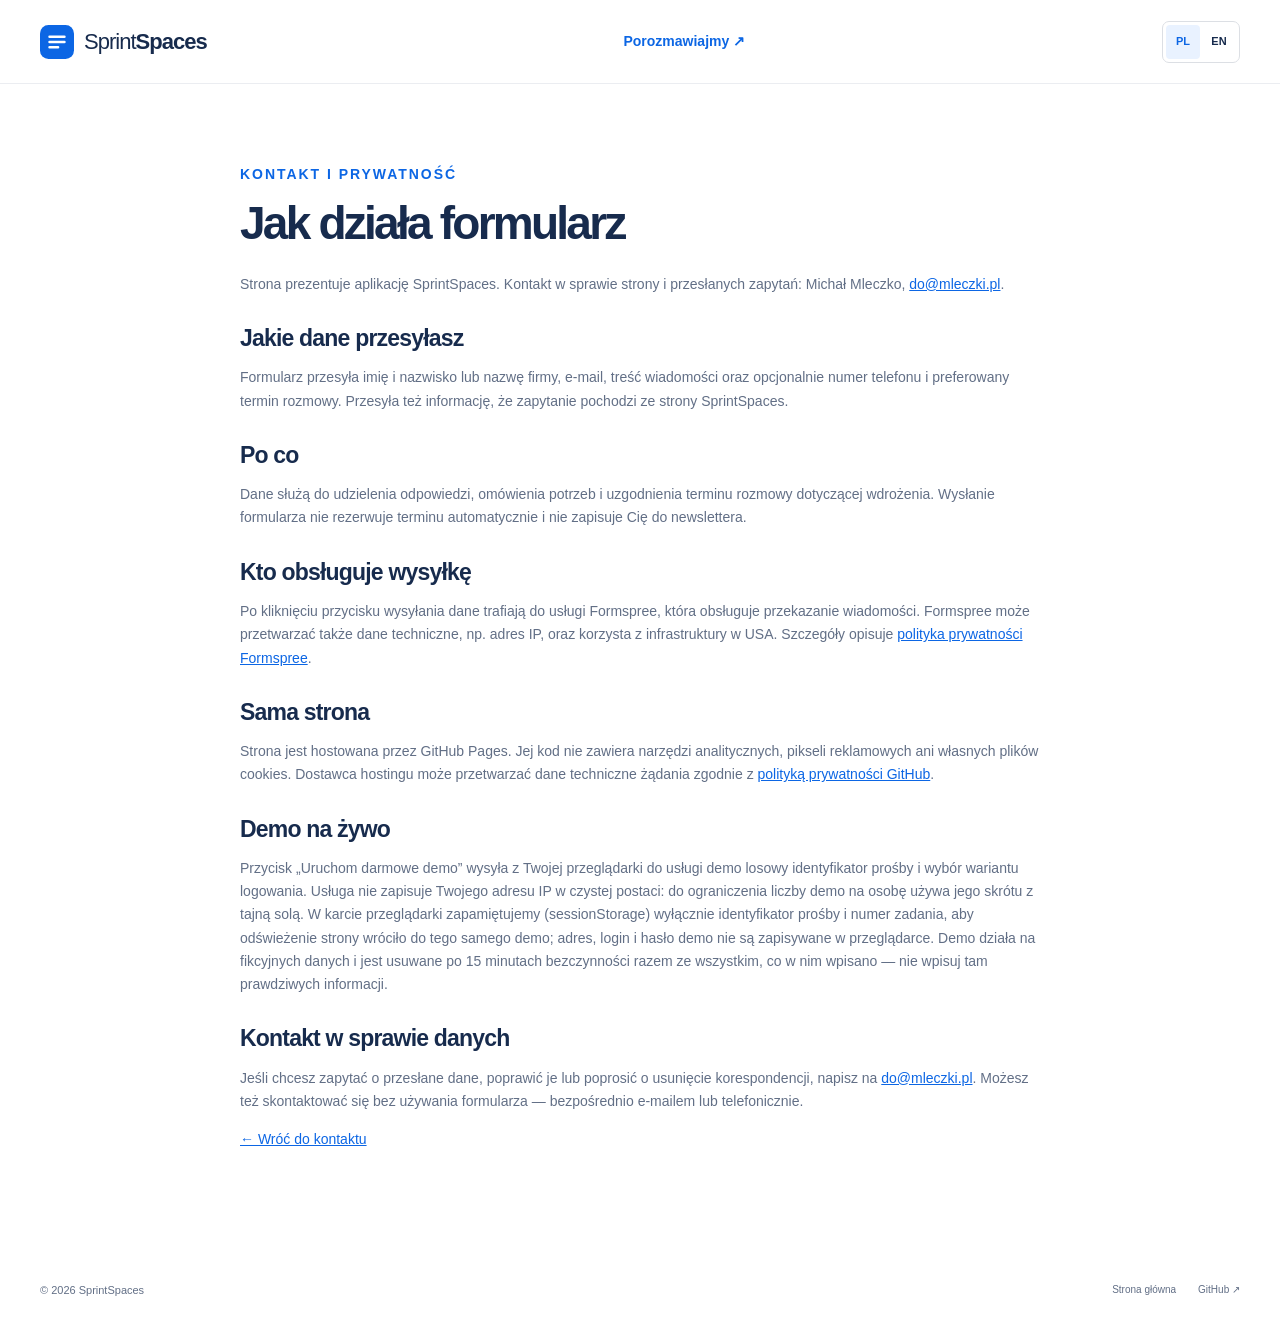
<file: prywatnosc.html>
<!doctype html><html lang="pl"><head><meta charset="utf-8"><meta name="viewport" content="width=device-width,initial-scale=1"><title>Informacja o prywatności — SprintSpaces</title><meta name="robots" content="noindex"><meta name="theme-color" content="#0c66e4"><link rel="icon" href="assets/logo.svg" type="image/svg+xml"><link rel="stylesheet" href="styles.css?v=20261026-i18n1"><link rel="canonical" href="https://sprintspaces.github.io/prywatnosc.html"><link rel="alternate" hreflang="pl" href="https://sprintspaces.github.io/prywatnosc.html"><link rel="alternate" hreflang="en" href="https://sprintspaces.github.io/en/privacy.html"><link rel="alternate" hreflang="x-default" href="https://sprintspaces.github.io/prywatnosc.html"></head><body><header class="site-header"><div class="container nav-wrap"><a class="wordmark" href="index.html"><img src="assets/logo.svg" width="34" height="34" alt=""><span>Sprint<strong>Spaces</strong></span></a><a class="text-link" href="index.html#kontakt">Porozmawiajmy ↗</a><div class="language-switch" role="group" aria-label="Wybierz język"><a href="/prywatnosc.html" lang="pl" hreflang="pl" data-language-link="pl" aria-current="page">PL<span class="sr-only"> — Polski</span></a><a href="/en/privacy.html" lang="en" hreflang="en" data-language-link="en">EN<span class="sr-only"> — English</span></a></div></div></header><main class="container legal-content"><p class="eyebrow">KONTAKT I PRYWATNOŚĆ</p><h1>Jak działa formularz</h1><p>Strona prezentuje aplikację SprintSpaces. Kontakt w sprawie strony i przesłanych zapytań: Michał Mleczko, <a href="mailto:do@mleczki.pl">do@mleczki.pl</a>.</p><h2>Jakie dane przesyłasz</h2><p>Formularz przesyła imię i nazwisko lub nazwę firmy, e-mail, treść wiadomości oraz opcjonalnie numer telefonu i preferowany termin rozmowy. Przesyła też informację, że zapytanie pochodzi ze strony SprintSpaces.</p><h2>Po co</h2><p>Dane służą do udzielenia odpowiedzi, omówienia potrzeb i uzgodnienia terminu rozmowy dotyczącej wdrożenia. Wysłanie formularza nie rezerwuje terminu automatycznie i nie zapisuje Cię do newslettera.</p><h2>Kto obsługuje wysyłkę</h2><p>Po kliknięciu przycisku wysyłania dane trafiają do usługi Formspree, która obsługuje przekazanie wiadomości. Formspree może przetwarzać także dane techniczne, np. adres IP, oraz korzysta z infrastruktury w USA. Szczegóły opisuje <a href="https://formspree.io/legal/privacy-policy/">polityka prywatności Formspree</a>.</p><h2>Sama strona</h2><p>Strona jest hostowana przez GitHub Pages. Jej kod nie zawiera narzędzi analitycznych, pikseli reklamowych ani własnych plików cookies. Dostawca hostingu może przetwarzać dane techniczne żądania zgodnie z <a href="https://docs.github.com/en/site-policy/privacy-policies/github-general-privacy-statement">polityką prywatności GitHub</a>.</p><h2>Demo na żywo</h2><p>Przycisk „Uruchom darmowe demo” wysyła z Twojej przeglądarki do usługi demo losowy identyfikator prośby i wybór wariantu logowania. Usługa nie zapisuje Twojego adresu IP w czystej postaci: do ograniczenia liczby demo na osobę używa jego skrótu z tajną solą. W karcie przeglądarki zapamiętujemy (sessionStorage) wyłącznie identyfikator prośby i numer zadania, aby odświeżenie strony wróciło do tego samego demo; adres, login i hasło demo nie są zapisywane w przeglądarce. Demo działa na fikcyjnych danych i jest usuwane po 15 minutach bezczynności razem ze wszystkim, co w nim wpisano — nie wpisuj tam prawdziwych informacji.</p><h2>Kontakt w sprawie danych</h2><p>Jeśli chcesz zapytać o przesłane dane, poprawić je lub poprosić o usunięcie korespondencji, napisz na <a href="mailto:do@mleczki.pl">do@mleczki.pl</a>. Możesz też skontaktować się bez używania formularza — bezpośrednio e-mailem lub telefonicznie.</p><p><a href="index.html#kontakt">← Wróć do kontaktu</a></p></main><footer class="site-footer container"><p>© 2026 SprintSpaces</p><div><a href="index.html">Strona główna</a><a href="https://github.com/SprintSpaces">GitHub ↗</a></div></footer></body></html>
</file>
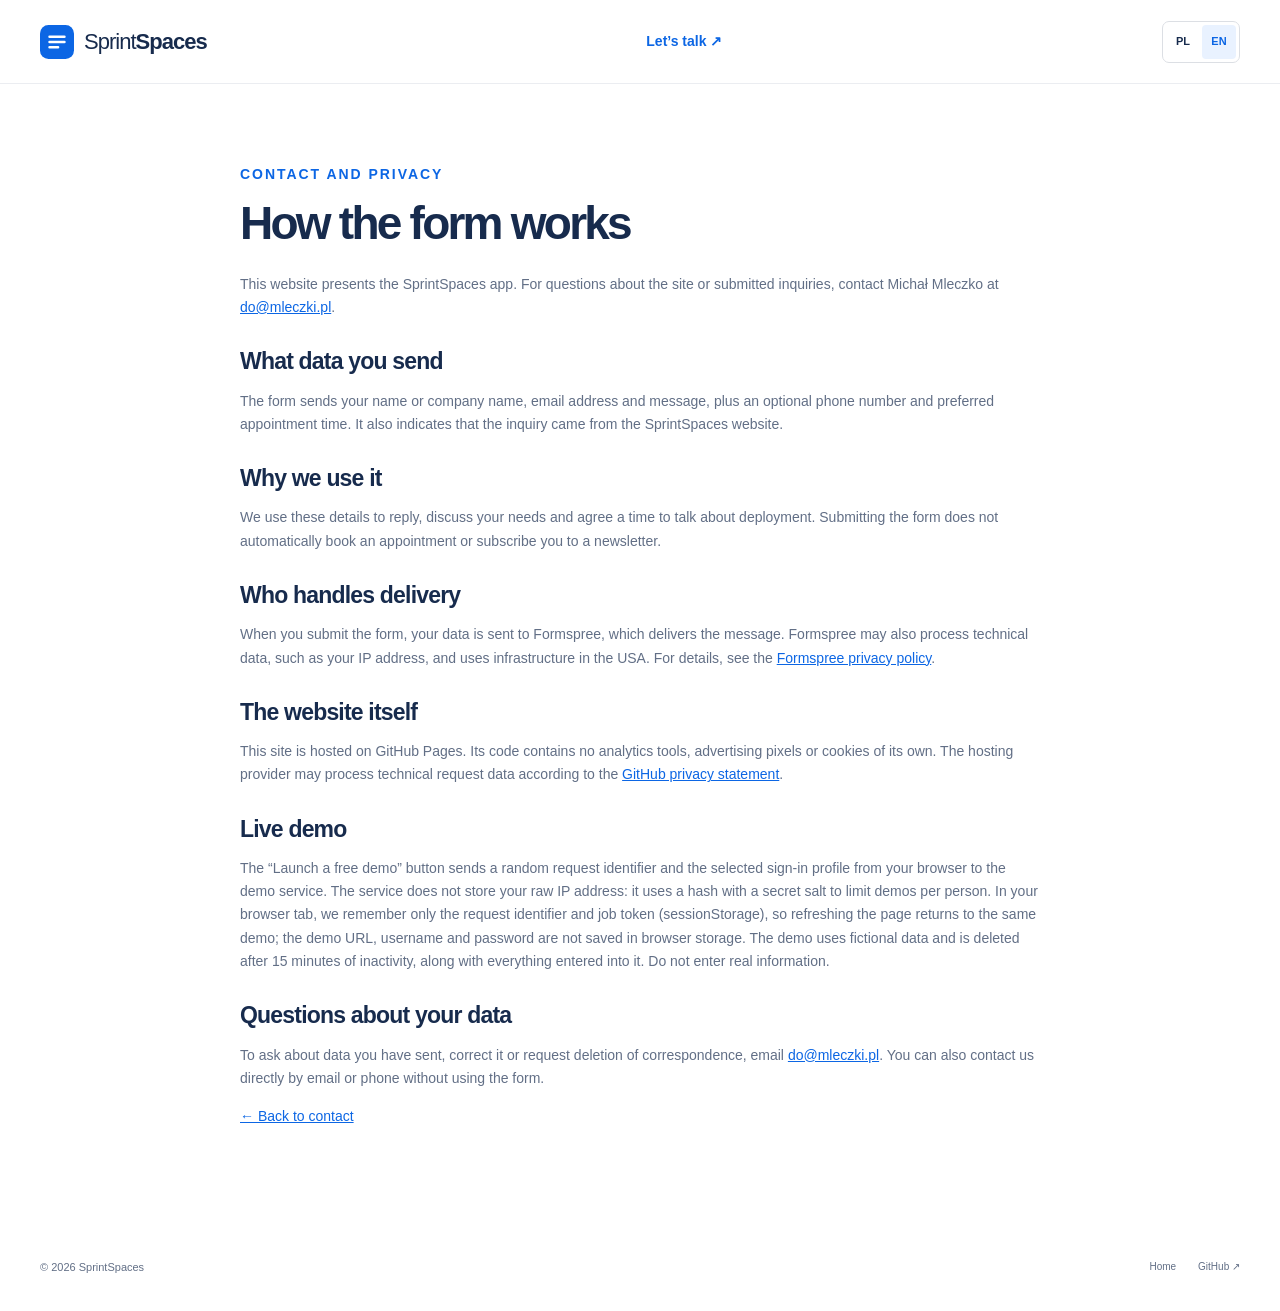
<file: en/privacy.html>
<!-- Generated by tools/build-locales.py; edit Polish HTML and locales/en.json. -->
<!doctype html><html lang="en"><head><meta charset="utf-8"><meta name="viewport" content="width=device-width,initial-scale=1"><title>Privacy notice — SprintSpaces</title><meta name="robots" content="noindex"><meta name="theme-color" content="#0c66e4"><link rel="icon" href="/assets/logo.svg" type="image/svg+xml"><link rel="stylesheet" href="/styles.css?v=20261026-i18n1"><link rel="canonical" href="https://sprintspaces.github.io/en/privacy.html"><link rel="alternate" hreflang="pl" href="https://sprintspaces.github.io/prywatnosc.html"><link rel="alternate" hreflang="en" href="https://sprintspaces.github.io/en/privacy.html"><link rel="alternate" hreflang="x-default" href="https://sprintspaces.github.io/prywatnosc.html"></head><body><header class="site-header"><div class="container nav-wrap"><a class="wordmark" href="/en/"><img src="/assets/logo.svg" width="34" height="34" alt=""><span>Sprint<strong>Spaces</strong></span></a><a class="text-link" href="/en/#kontakt">Let’s talk ↗</a><div class="language-switch" role="group" aria-label="Choose language"><a href="/prywatnosc.html" lang="pl" hreflang="pl" data-language-link="pl">PL<span class="sr-only"> — Polski</span></a><a href="/en/privacy.html" lang="en" hreflang="en" data-language-link="en" aria-current="page">EN<span class="sr-only"> — English</span></a></div></div></header><main class="container legal-content"><p class="eyebrow">CONTACT AND PRIVACY</p><h1>How the form works</h1><p>This website presents the SprintSpaces app. For questions about the site or submitted inquiries, contact Michał Mleczko at <a href="mailto:do@mleczki.pl">do@mleczki.pl</a>.</p><h2>What data you send</h2><p>The form sends your name or company name, email address and message, plus an optional phone number and preferred appointment time. It also indicates that the inquiry came from the SprintSpaces website.</p><h2>Why we use it</h2><p>We use these details to reply, discuss your needs and agree a time to talk about deployment. Submitting the form does not automatically book an appointment or subscribe you to a newsletter.</p><h2>Who handles delivery</h2><p>When you submit the form, your data is sent to Formspree, which delivers the message. Formspree may also process technical data, such as your IP address, and uses infrastructure in the USA. For details, see the <a href="https://formspree.io/legal/privacy-policy/">Formspree privacy policy</a>.</p><h2>The website itself</h2><p>This site is hosted on GitHub Pages. Its code contains no analytics tools, advertising pixels or cookies of its own. The hosting provider may process technical request data according to the <a href="https://docs.github.com/en/site-policy/privacy-policies/github-general-privacy-statement">GitHub privacy statement</a>.</p><h2>Live demo</h2><p>The “Launch a free demo” button sends a random request identifier and the selected sign-in profile from your browser to the demo service. The service does not store your raw IP address: it uses a hash with a secret salt to limit demos per person. In your browser tab, we remember only the request identifier and job token (sessionStorage), so refreshing the page returns to the same demo; the demo URL, username and password are not saved in browser storage. The demo uses fictional data and is deleted after 15 minutes of inactivity, along with everything entered into it. Do not enter real information.</p><h2>Questions about your data</h2><p>To ask about data you have sent, correct it or request deletion of correspondence, email <a href="mailto:do@mleczki.pl">do@mleczki.pl</a>. You can also contact us directly by email or phone without using the form.</p><p><a href="/en/#kontakt">← Back to contact</a></p></main><footer class="site-footer container"><p>© 2026 SprintSpaces</p><div><a href="/en/">Home</a><a href="https://github.com/SprintSpaces">GitHub ↗</a></div></footer></body></html>
</file>
<file: styles.css>
:root{--blue:#0c66e4;--blue-hover:#0055cc;--ink:#172b4d;--muted:#626f86;--line:#dcdfe4;--soft:#f7f8f9;--blue-soft:#e9f2ff;--green:#1f845a;--purple:#6e5dc6;--radius:12px;color-scheme:light}
*{box-sizing:border-box}html{scroll-behavior:smooth;scroll-padding-top:100px}body{margin:0;color:var(--ink);background:#fff;font:16px/1.65 -apple-system,BlinkMacSystemFont,"Segoe UI",Roboto,"Helvetica Neue",Arial,sans-serif;-webkit-font-smoothing:antialiased}button,input,select,textarea{font:inherit}a{color:inherit;text-decoration:none}img{max-width:100%;display:block}button,a,input,textarea,select,summary{-webkit-tap-highlight-color:transparent}button,a{touch-action:manipulation}button{cursor:pointer}a:focus-visible,button:focus-visible,summary:focus-visible{outline:3px solid var(--blue);outline-offset:5px}input:focus-visible,select:focus-visible,textarea:focus-visible{outline:2px solid var(--blue);outline-offset:2px}::selection{background:#cfe1fd}h1,h2,h3,p{margin:0}h1,h2,h3{letter-spacing:-.035em;line-height:1.12}h2{font-size:clamp(32px,3.2vw,48px);font-weight:680}h3{font-size:20px;font-weight:650}p{color:var(--muted)}.container{width:min(1240px,calc(100% - 80px));margin-inline:auto}.section{padding-block:112px}.eyebrow{font-size:11px;font-weight:750;letter-spacing:.14em;color:var(--blue);margin-bottom:24px;line-height:1.5}.eyebrow>span{color:#8590a2;margin-right:10px}.skip-link{position:absolute;top:8px;left:12px;padding:10px 20px;background:var(--ink);color:#fff;z-index:100;transform:translateY(-160%)}.skip-link:focus{transform:none}.site-header{height:84px;border-bottom:1px solid #ebedf1;background:#ffffffed;backdrop-filter:blur(14px);position:sticky;top:0;z-index:40}.nav-wrap{height:100%;display:flex;align-items:center;justify-content:space-between}.wordmark{display:inline-flex;align-items:center;gap:10px;font-size:22px;font-weight:450;letter-spacing:-.045em;line-height:1}.wordmark strong{font-weight:750}.wordmark img{flex-shrink:0}.nav-wrap nav{display:flex;align-items:center;gap:30px;font-size:13px;font-weight:570}.nav-wrap nav>a:not(.button):hover{color:var(--blue)}.button{display:inline-flex;align-items:center;justify-content:center;gap:24px;color:#fff;background:var(--blue);border:1px solid var(--blue);padding:14px 22px;border-radius:7px;font-size:14px;font-weight:650;line-height:1.5;transition:background .2s,transform .2s;box-shadow:0 3px 0 #172b4d08}.button:hover{background:var(--blue-hover);border-color:var(--blue-hover);transform:translateY(-1px)}.button>span{font-size:20px;font-weight:400}.button-small{padding:9px 15px;gap:20px;font-size:12px}.text-link{display:inline-flex;align-items:center;gap:12px;font-size:14px;font-weight:650;color:var(--blue);line-height:1.5}.text-link:hover{text-decoration:underline;text-underline-offset:5px}.menu-toggle{display:none}.hero{overflow:hidden;background:linear-gradient(135deg,#fff 40%,#f2f7ff 100%)}.hero-grid{display:grid;grid-template-columns:.94fr 1.12fr;gap:48px;align-items:center;padding-top:90px;padding-bottom:84px;min-height:680px}.pilot-pill{display:inline-flex;align-items:center;gap:9px;padding:5px 11px;border:1px solid #cce0fb;background:#f5f9ff;border-radius:30px;color:#24548a;font-size:11px;font-weight:600;margin-bottom:30px}.pilot-pill>span:last-child{margin-left:5px}.status-dot{display:block;width:6px;height:6px;background:var(--green);border-radius:50%;box-shadow:0 0 0 3px #dcfff1}h1{font-size:clamp(48px,5vw,73px);font-weight:730;line-height:1.035;letter-spacing:-.06em;margin-bottom:28px}h1>span{color:var(--blue)}.hero-lead{font-size:17px;max-width:460px;line-height:1.75}.hero-actions{display:flex;align-items:center;gap:22px;margin-top:32px}.hero-actions>.button{white-space:nowrap;padding-inline:17px;gap:16px}.hero-actions>.text-link{font-size:12px;gap:8px;white-space:nowrap}.play-icon{border:1px solid #c6d7f0;border-radius:50%;width:25px;height:25px;display:grid;place-items:center;font-size:12px}.hero-note{font-size:11px;margin-top:15px}.hero-points{display:flex;gap:21px;margin-top:34px;font-size:11px;color:#44546f;font-weight:550}.hero-points i{font-style:normal;color:var(--green);margin-right:4px}.hero-product{position:relative;min-width:0;padding-top:8px}.product-window{border-radius:12px;border:1px solid #c7d7eb;box-shadow:0 28px 65px -20px #172b4d29,0 0 0 8px #ffffffa6;overflow:hidden;background:var(--soft);transform:perspective(1500px) rotateY(-5deg);transform-origin:left center;width:calc(100% + 120px)}.window-bar{height:37px;background:#fff;border-bottom:1px solid var(--line);display:flex;align-items:center;gap:20px;padding:0 14px;font-size:9px;color:#758195}.window-dots{display:flex;gap:4px}.window-dots i{width:6px;height:6px;border-radius:50%;background:#dcdfe4}.window-lock{margin-left:auto;font-size:15px}.hero-screen{display:block;position:relative;height:452px;overflow:hidden}.hero-screen img{width:100%;height:100%;max-width:none;min-height:0;object-fit:cover;object-position:left top}.image-hint{position:absolute;bottom:14px;right:14px;border:1px solid #d0d9e5;border-radius:6px;padding:5px 10px;background:#fff;box-shadow:0 2px 8px #172b4d0a;font-size:10px;font-weight:600;color:var(--ink);display:flex;gap:20px;align-items:center}.image-hint>span{font-size:18px}.orbit-tag{position:absolute;right:-27px;top:-19px;z-index:2;display:flex;align-items:center;gap:12px;padding:12px 17px;background:#fff;box-shadow:0 7px 28px #172b4d12;border:1px solid #dce7f4;border-radius:8px;font-size:11px;font-weight:650}.sheet-symbol{color:var(--green);font-size:23px}.orbit-tag>span:nth-child(2){color:var(--muted);font-size:20px;margin:0 4px}.product-caption{display:flex;align-items:center;gap:6px;font-size:10px;color:var(--muted);margin-top:22px;margin-left:8px}.live-dot{width:5px;height:5px;border-radius:50%;background:#8590a2}.audience{display:flex;align-items:center;justify-content:space-between;padding-block:29px;border-top:1px solid var(--line);gap:30px}.audience p{font-size:11px;line-height:1.6}.audience strong{font-weight:600;color:#44546f}.audience>div{display:flex;gap:54px;color:#626f86;font-size:14px;font-weight:600}.section-head{display:flex;justify-content:space-between;align-items:flex-end;gap:60px;margin-bottom:58px}.section-head>div{min-width:50%}.section-head>p{font-size:15px;max-width:350px;line-height:1.8;padding-bottom:2px}.features{display:grid;grid-template-columns:repeat(3,1fr);gap:0 42px}.features article{padding:30px 0;border-top:1px solid var(--line)}.feature-icon{display:grid;place-items:center;width:43px;height:43px;border-radius:10px;background:var(--blue-soft);color:var(--blue);margin-bottom:25px}.feature-icon svg{width:23px;height:23px;fill:none;stroke:currentColor;stroke-width:1.6;stroke-linejoin:round;stroke-linecap:round}.feature-icon.green{color:var(--green);background:#e5f8ef}.feature-icon.purple{color:var(--purple);background:#f3f0ff}.feature-icon.amber{color:#a54800;background:#fff7d6}.features h3{font-size:19px;letter-spacing:-.03em;margin-bottom:13px}.features p{font-size:13px;line-height:1.9;max-width:345px}.feature-detail{display:block;color:#8590a2;font-size:10px;margin-top:20px}.showcase-section{background:#f4f7fb;border-block:1px solid #e9edf3}.gallery-tabs{display:flex;gap:7px;margin-bottom:19px;overflow-x:auto;padding:4px 2px}.gallery-tabs button{border:1px solid transparent;background:transparent;border-radius:6px;padding:10px 18px;white-space:nowrap;font-size:12px;font-weight:600;color:#626f86}.gallery-tabs button:hover{background:#e8eef7}.gallery-tabs button[aria-selected=true]{background:var(--ink);color:#fff}.gallery-panel{border:1px solid #dce3ed;box-shadow:0 15px 40px #172b4d08;border-radius:12px;background:#fff;overflow:hidden}.gallery-description{display:flex;align-items:center;justify-content:space-between;gap:40px;padding:30px 35px;border-bottom:1px solid #dce3ed;min-height:138px}.gallery-description>div{max-width:57%}.gallery-description span{color:var(--blue);font-weight:650;font-size:9px;letter-spacing:.13em}.gallery-description h3{font-size:22px;line-height:1.3;letter-spacing:-.03em;margin-top:8px}.gallery-description p{max-width:370px;font-size:12px;line-height:1.8}.gallery-image{display:block;position:relative;background:var(--soft)}.gallery-image img{width:100%;height:auto;aspect-ratio:1554/1015;object-fit:cover;object-position:top}.screenshot-note{font-size:10px;text-align:center;margin-top:19px;color:#626f86}.migration{display:grid;grid-template-columns:1fr 1fr;align-items:center;gap:105px;padding-block:130px}.migration-visual{border-radius:18px;background:#f0f5ff;padding:42px;position:relative;border:1px solid #dfe9fa}.source-label{font-size:9px;color:#626f86;letter-spacing:.12em;font-weight:650}.source-apps{display:flex;gap:10px;margin:15px 0 23px}.source-apps>span{display:flex;align-items:center;gap:8px;padding:7px 11px;background:#fff;border:1px solid #dee5ec;border-radius:6px;font-size:11px;font-weight:600}.source-apps b{width:22px;height:25px;display:grid;place-items:center;border-radius:3px;font-size:15px;color:#fff}.excel-icon{background:#217346}.sheets-icon{background:#238c59}.sheet-preview{border:1px solid #d7e1e9;border-radius:7px;background:#fff;overflow:hidden;transform:rotate(-2deg);box-shadow:0 8px 16px #172b4d05}.sheet-title{padding:11px 13px;display:flex;justify-content:space-between;font-size:10px;border-bottom:1px solid #e4e8ec;color:#626f86}.sheet-title>span:last-child{color:var(--green);font-size:15px}.sheet-grid{display:grid;grid-template-columns:1.65fr 1fr 1fr;font-size:10px;color:#626f86;line-height:1.4}.sheet-grid>span{padding:10px 11px;border-right:1px solid #edf0f4;border-bottom:1px solid #edf0f4}.sheet-grid>span:nth-child(-n+3){background:#f4f8f6;color:#216e4e;font-weight:600}.migration-connector{display:flex;justify-content:center;align-items:center;gap:15px;flex-wrap:wrap;padding-block:19px 22px}.migration-connector b{font-size:30px;font-weight:400;color:var(--blue);line-height:1}.migration-connector>span{width:42px;height:1px;background:#c6d6eb}.migration-connector small{width:100%;text-align:center;color:#626f86;font-size:9px;margin-top:-9px}.destination{background:#fff;display:flex;align-items:center;gap:13px;padding:19px;border:1px solid #bfd4f4;border-radius:8px;box-shadow:0 5px 17px #0c66e40a}.destination>div{display:flex;flex-direction:column}.destination strong{font-size:15px;letter-spacing:-.03em}.destination span{font-size:9px;color:#626f86}.destination i{font-style:normal;margin-left:auto;color:var(--green);font-size:18px;background:#dcfff1;border-radius:50%;width:26px;height:26px;text-align:center}.illustration-note{font-size:9px;text-align:center;margin-top:20px;color:#626f86}.migration h2{font-size:49px;margin-bottom:23px}.section-lead{font-size:18px;line-height:1.5;color:var(--ink);font-weight:500;margin-bottom:18px}.migration-copy>p:not(.eyebrow):not(.section-lead):not(.small-note){font-size:14px;line-height:1.85}.migration-copy strong{color:var(--ink);font-weight:600}.check-list{padding:0;list-style:none;margin:25px 0;display:grid;gap:12px}.check-list li{position:relative;padding-left:24px;color:#44546f;font-size:13px;line-height:1.8}.check-list li:before{content:"✓";position:absolute;left:0;color:var(--green);font-size:13px}.small-note{font-size:11px;line-height:1.8}.migration-copy>.text-link{margin-top:25px}.security-section{background:#172b4d;color:#fff;padding-block:88px}.security-grid{display:grid;grid-template-columns:1fr 1fr;gap:100px;align-items:center}.security-grid .eyebrow{color:#85b8ff;font-size:10px}.security-grid h2{font-size:42px}.security-grid>div>p:not(.eyebrow){color:#b6c2cf;font-size:14px;max-width:365px;margin:23px 0}.security-grid .text-link{color:#85b8ff;font-size:12px}.security-list article{display:flex;gap:23px;padding:24px 0;border-bottom:1px solid #344563}.security-list article:first-child{padding-top:0}.security-list article:last-child{border-bottom:0;padding-bottom:0}.security-list article>span{color:#85b8ff;font-size:10px;padding-top:3px}.security-list h3{font-size:17px;letter-spacing:-.02em;margin-bottom:10px}.security-list p{font-size:12px;color:#b6c2cf;line-height:1.8}.ai-grid{display:grid;grid-template-columns:1fr 1fr;gap:24px}.ai-grid article{padding:33px;border:1px solid #e0e4ea;border-radius:12px;background:#fff}.ai-grid .spinka-card{background:#faf9ff;border-color:#e4def3}.assistant-heading{display:flex;align-items:center;gap:12px;margin-bottom:25px}.assistant-heading h3{font-size:19px;margin-bottom:3px}.assistant-heading>div>span{font-size:11px;color:#626f86}.spinka-icon,.mcp-icon{display:grid;place-items:center;width:42px;height:42px;background:#eee9fb;color:var(--purple);border-radius:10px;font-size:28px;flex-shrink:0}.mcp-icon{background:#e9f2ff;color:var(--blue);font-size:25px}.optional,.protocol{margin-left:auto;color:#626f86;font-size:9px;padding:3px 8px;border:1px solid #dcdfe4;border-radius:20px}.ai-grid article>p:not(.small-note){font-size:13px;line-height:1.9}.sample-prompt{display:flex;gap:12px;align-items:center;border:1px solid #e5dff5;border-radius:6px;background:#fff;font-size:12px;padding:13px;margin:23px 0}.sample-prompt>span{font-size:20px;color:var(--purple)}.agent-flow{display:flex;align-items:center;gap:13px;margin:23px 0;font-size:11px;min-height:53px}.agent-flow>span:not(:nth-child(2)){padding:11px 13px;background:var(--soft);border-radius:6px;display:inline-flex;gap:8px;align-items:center;border:1px solid #e4e7ec}.agent-flow>span:nth-child(2){font-size:20px;color:#8590a2}.ai-grid .small-note{font-size:10px}.pilot-section{background:#f7f8f9;border-block:1px solid #e9edf3}.pilot-steps{display:grid;grid-template-columns:repeat(4,1fr);gap:30px;list-style:none;padding:0;margin:0}.pilot-steps li{border-top:1px solid #cdd4df;padding-top:20px}.pilot-steps li>span{font-size:11px;font-weight:600;color:var(--blue);margin-bottom:25px;display:block}.pilot-steps h3{font-size:19px;margin-bottom:15px}.pilot-steps p{font-size:12px;line-height:1.85}.pilot-bottom{display:flex;justify-content:space-between;align-items:center;gap:30px;border-top:1px solid var(--line);padding-top:28px;margin-top:40px}.pilot-bottom>p{font-size:10px}.pilot-bottom .button{font-size:12px;padding:11px 18px;white-space:nowrap}.requirements-grid{display:grid;grid-template-columns:1fr 1fr;gap:24px}.requirements-grid article{border:1px solid var(--line);border-radius:10px;padding:32px}.requirement-number{font-size:9px;letter-spacing:.12em;font-weight:650;color:#626f86}.requirements-grid h3{margin-top:15px;font-size:23px}.requirements .section-head{margin-bottom:35px}.requirements-grid .check-list{margin-bottom:0}.requirements-grid .small-note{margin-top:18px;font-size:10px}.faq-section{padding-bottom:112px;display:grid;grid-template-columns:.8fr 1.2fr;gap:60px}.faq-section h2{font-size:35px}.faq-section .eyebrow{margin-bottom:18px}.faq-items{border-top:1px solid var(--line)}.faq-items details{border-bottom:1px solid var(--line)}.faq-items summary{list-style:none;display:flex;align-items:center;justify-content:space-between;gap:20px;cursor:pointer;padding:20px 0;font-size:14px;font-weight:580;line-height:1.6}.faq-items summary::-webkit-details-marker{display:none}.faq-items summary>span{font-size:20px;color:#8590a2;font-weight:400;transition:transform .2s}.faq-items details[open] summary>span{transform:rotate(45deg)}.faq-items p{font-size:12px;line-height:1.9;margin-bottom:22px;padding-right:25px}.contact-section{background:#f0f5ff;border-block:1px solid #dce7f7}.contact-grid{display:grid;grid-template-columns:1fr 1fr;gap:100px;align-items:start}.contact-copy{padding-top:18px}.contact-copy h2{font-size:46px}.contact-copy h2>span{color:var(--blue)}.contact-copy>p:not(.eyebrow){margin-top:25px;font-size:14px;max-width:370px;line-height:1.9}.contact-person{display:flex;align-items:center;gap:12px;margin-top:35px}.person-avatar{display:grid;place-items:center;width:42px;height:42px;border-radius:50%;background:#d3e5fe;color:#0055cc;font-size:12px;font-weight:650}.contact-person>div{display:flex;flex-direction:column}.contact-person strong{font-size:13px}.contact-person>div>span{font-size:10px;color:#626f86}.contact-links{display:grid;gap:8px;margin-top:26px;font-size:17px;font-weight:550;letter-spacing:-.02em;max-width:230px}.contact-links a{display:flex;align-items:center;justify-content:space-between}.contact-links a>span{font-size:16px;color:#8590a2}.contact-links a:hover{color:var(--blue)}.contact-social{display:flex;gap:22px;font-size:11px;margin-top:25px;color:#626f86}.contact-social a:hover{text-decoration:underline}.contact-tip{margin-top:45px;border-top:1px solid #d6e1f0;padding-top:22px;display:flex;gap:15px;max-width:360px}.contact-tip>span{font-size:25px;color:var(--blue)}.contact-tip p{font-size:11px;line-height:1.8}.contact-form{padding:33px;background:#fff;border:1px solid #d9e2ef;box-shadow:0 8px 22px #172b4d05;border-radius:12px}.contact-form h3{font-size:21px;line-height:1.3}.contact-form>p:first-of-type{font-size:10px;margin:7px 0 25px}.contact-form label{font-size:11px;font-weight:650;display:block;margin-bottom:6px}.contact-form label>span{font-size:9px;font-weight:400;color:var(--muted)}.contact-form input:not([type=hidden]),.contact-form select,.contact-form textarea{width:100%;padding:10px 12px;border:1px solid #d5dbe3;border-radius:5px;background:#fff;color:var(--ink);font-size:12px;line-height:1.5;min-width:0}.contact-form input::placeholder,.contact-form textarea::placeholder{color:#7b869a;opacity:1}.contact-form textarea{resize:vertical;min-height:110px;display:block;margin-bottom:18px}.contact-form>input:not([type=hidden]){margin-bottom:18px}.form-row{display:grid;grid-template-columns:1fr 1fr;gap:15px;margin-bottom:18px}.contact-form .scheduling-note{font-size:9px;margin-top:-9px;margin-bottom:20px}.contact-form .form-privacy{font-size:9px;line-height:1.7;margin-block:20px}.form-privacy a{text-decoration:underline;text-underline-offset:2px}.contact-form>.button{width:100%;font-size:12px;gap:20px;justify-content:space-between}.button:disabled{cursor:wait;opacity:.65;transform:none}.honeypot{position:absolute;left:-10000px;width:1px;height:1px;overflow:hidden}#form-feedback{font-size:12px;padding:12px;background:#e9f2ff;color:var(--ink);border-radius:6px;margin-top:15px}#form-feedback[data-state=success]{background:#dcfff1;color:#216e4e}#form-feedback[data-state=error]{background:#ffeceb;color:#ae2a19}.site-footer{display:flex;align-items:center;gap:30px;padding-block:35px}.site-footer .wordmark{font-size:18px}.site-footer>p{font-size:11px}.site-footer>div{display:flex;align-items:center;gap:22px;margin-left:auto;font-size:10px;color:#626f86}.site-footer a:hover{color:var(--blue)}dialog{max-width:calc(100vw - 40px);width:1500px;max-height:calc(100dvh - 40px);padding:0;background:#fff;border:1px solid #b8c6d8;border-radius:10px;box-shadow:0 25px 100px #091e6660;overflow:auto;color:var(--ink)}dialog::backdrop{background:#091e42b8;backdrop-filter:blur(5px)}.dialog-header{position:sticky;top:0;display:flex;align-items:center;justify-content:space-between;padding:14px 20px;background:#fff;border-bottom:1px solid #dcdfe4;z-index:2}.dialog-header h2{font-size:16px;letter-spacing:-.02em}.dialog-header button{background:#f1f2f4;border:1px solid var(--line);border-radius:5px;padding:7px 12px;font-size:12px;color:var(--ink)}.dialog-header button>span{margin-left:12px;font-size:16px}dialog>img{width:100%;height:auto}dialog>p{font-size:10px;padding:10px 20px;background:#f7f8f9}.legal-content{max-width:800px;padding-block:80px}.legal-content h1{font-size:46px;margin-bottom:25px}.legal-content h2{font-size:23px;margin:30px 0 15px}.legal-content p,.legal-content li{font-size:14px;margin-bottom:15px}.legal-content a{text-decoration:underline;color:var(--blue)}.legal-content ul{padding-left:20px}.brand-swatches{display:flex;flex-wrap:wrap;gap:15px;margin:25px 0}.brand-swatches div{border:1px solid var(--line);padding:12px;border-radius:7px;font-size:11px}.brand-swatches i{display:block;width:110px;height:70px;border-radius:4px;margin-bottom:10px}.brand-downloads{display:flex;flex-wrap:wrap;gap:15px;margin:25px 0}.brand-demo{padding:40px;border-radius:12px;background:#f7f8f9;border:1px solid var(--line);margin-block:25px}.brand-demo .wordmark{font-size:32px}.brand-demo .wordmark img{width:54px;height:54px}.brand-downloads .button{color:#fff;text-decoration:none}
@media(min-width:1500px){.hero-grid{gap:65px;min-height:725px}.hero-screen{height:480px}.product-window{width:calc(100% + 100px)}}
@media(max-width:1150px){.container{width:calc(100% - 56px)}.nav-wrap nav{gap:19px;font-size:12px}.hero-grid{gap:30px;grid-template-columns:1fr 1fr;min-height:650px}.hero-actions{align-items:flex-start;flex-direction:column;gap:15px}.hero-screen{height:410px}.hero-lead{font-size:15px}.hero-points{gap:14px;font-size:10px}.audience>div{gap:27px;font-size:12px}.section{padding-block:90px}.migration{gap:60px}.migration-visual{padding:30px}.contact-grid{gap:60px}.contact-copy h2{font-size:40px}.security-grid{gap:70px}.features{gap:0 28px}.agent-flow{gap:10px;font-size:10px}.agent-flow>span:not(:nth-child(2)){padding:9px}.gallery-description h3{font-size:20px}.site-footer{gap:18px}.site-footer>div{gap:16px}}
@media(max-width:900px){.container{width:calc(100% - 48px)}.site-header{height:72px}.wordmark{font-size:21px}.menu-toggle{display:flex;flex-direction:column;align-items:center;justify-content:center;gap:6px;width:40px;height:40px;border:1px solid var(--line);background:#fff;border-radius:6px}.menu-toggle>span{width:18px;height:1.5px;background:var(--ink)}.nav-wrap nav{display:none;position:absolute;top:71px;left:0;right:0;background:#fff;border-bottom:1px solid var(--line);padding:24px;flex-direction:column;align-items:stretch;gap:0;box-shadow:0 12px 20px #172b4d08}.nav-wrap nav[data-open=true]{display:flex}.nav-wrap nav>a:not(.button){padding:12px 0;font-size:14px}.nav-wrap nav>.button{margin-top:12px}.hero-grid{grid-template-columns:1fr;padding-top:60px;gap:65px;padding-bottom:45px}.hero-copy{max-width:640px}.hero h1{font-size:68px}.hero-lead{font-size:17px;max-width:540px}.hero-actions{flex-direction:row;align-items:center;gap:25px}.hero-points{font-size:11px;gap:25px;margin-top:24px}.hero-note{font-size:11px}.product-window{transform:none;width:100%}.hero-screen{height:auto;max-height:480px}.hero-screen img{height:auto}.orbit-tag{right:20px;top:-25px}.product-caption{margin-top:14px}.audience{align-items:flex-start}.audience>div{display:grid;grid-template-columns:1fr 1fr;gap:10px 25px}.section-head{gap:30px;align-items:flex-start}.section-head>div{min-width:55%}.section-head>p{font-size:13px;padding-top:40px}.features{grid-template-columns:1fr 1fr;gap:0 35px}.migration{gap:45px}.migration h2{font-size:39px}.migration-visual{padding:22px}.source-apps{gap:7px}.source-apps>span{font-size:9px;gap:6px;padding:6px}.sheet-grid{font-size:8px}.sheet-grid>span{padding:8px}.migration-copy>p:not(.eyebrow):not(.section-lead):not(.small-note){font-size:12px}.check-list li{font-size:12px}.migration .section-lead{font-size:16px}.security-grid{gap:40px}.security-grid h2{font-size:35px}.ai-grid article{padding:25px}.optional{display:none}.ai-grid .assistant-heading h3{font-size:17px}.sample-prompt{font-size:10px}.agent-flow{flex-wrap:wrap}.pilot-steps{gap:22px;grid-template-columns:1fr 1fr}.pilot-bottom{align-items:flex-start}.pilot-bottom>p{font-size:9px}.contact-grid{gap:35px}.contact-copy h2{font-size:34px}.contact-form{padding:25px}.form-row{grid-template-columns:1fr}.contact-form h3{font-size:19px}.contact-copy>p:not(.eyebrow){font-size:13px}.site-footer{flex-wrap:wrap;gap:20px}.site-footer>div{width:100%;margin:0}.gallery-description{padding:23px}.gallery-description h3{font-size:18px}.gallery-description p{font-size:11px}.requirements-grid article{padding:25px}.requirements-grid h3{font-size:21px}.faq-section{gap:35px}.faq-items summary{font-size:13px}.faq-section h2{font-size:30px}}
@media(max-width:620px){.container{width:calc(100% - 36px)}html{scroll-padding-top:88px}.section{padding-block:65px}.site-header{height:67px}.nav-wrap nav{top:66px}.wordmark{font-size:20px;gap:8px}.wordmark img{width:31px;height:31px}.hero-grid{padding-top:35px;gap:60px;padding-bottom:30px}.pilot-pill{font-size:10px;margin-bottom:25px;padding:5px 9px;gap:7px}.hero h1{font-size:clamp(43px,11.4vw,62px);margin-bottom:22px;letter-spacing:-.055em}.hero-lead{font-size:14px;line-height:1.85}.hero-actions{flex-direction:column;align-items:stretch;gap:18px;margin-top:27px}.hero-actions .button{padding-block:13px;justify-content:space-between;padding-inline:17px;font-size:13px}.hero-actions .text-link{align-self:flex-start;font-size:12px}.hero-note{font-size:10px;margin-top:15px;max-width:280px}.hero-points{font-size:9px;gap:14px;margin-top:20px;flex-wrap:wrap}.orbit-tag{font-size:9px;padding:8px 12px;gap:8px;top:-24px;right:10px}.orbit-tag img{width:18px;height:18px}.sheet-symbol{font-size:20px}.product-window{box-shadow:0 15px 35px -15px #172b4d28,0 0 0 4px #fff}.window-bar{height:26px;font-size:7px;padding-inline:9px;gap:12px}.window-dots i{height:4px;width:4px}.hero-screen{height:auto;max-height:none}.hero-screen img{width:100%;height:auto;max-width:100%;min-height:0}.image-hint{font-size:9px;padding:3px 8px;right:9px;bottom:9px;gap:12px}.image-hint>span{font-size:15px}.product-caption{font-size:8px;margin-top:13px;margin-left:0}.audience{flex-direction:column;gap:18px;padding-block:23px}.audience p{font-size:10px}.audience p br{display:none}.audience p strong{margin-left:3px}.audience>div{display:flex;flex-wrap:wrap;gap:10px 20px;font-size:11px}.section-head{flex-direction:column;gap:20px;margin-bottom:33px}.section-head>div{min-width:0}.section-head>p{padding:0;font-size:13px;max-width:none}.eyebrow{font-size:9px;letter-spacing:.1em;margin-bottom:19px}.eyebrow>span{margin-right:6px}h2{font-size:33px}.features{grid-template-columns:1fr;gap:0}.features article{padding-block:23px}.feature-icon{width:36px;height:36px;border-radius:8px;margin-bottom:19px}.feature-icon svg{width:20px;height:20px}.features h3{font-size:19px;line-height:1.3;max-width:none}.features p{font-size:13px;line-height:1.8;max-width:none}.feature-detail{font-size:10px;margin-top:15px}.gallery-tabs{gap:2px;scrollbar-width:thin;margin-right:-18px;padding-right:18px}.gallery-tabs button{padding:8px 12px;font-size:10px}.gallery-description{padding:20px;flex-direction:column;align-items:flex-start;gap:13px;min-height:180px}.gallery-description>div{max-width:none}.gallery-description span{font-size:8px}.gallery-description h3{font-size:20px}.gallery-description p{font-size:11px}.gallery-image{overflow:hidden}.gallery-image img{aspect-ratio:auto;width:100%;min-width:0;max-width:100%;height:auto}.screenshot-note{font-size:8px;text-align:left;margin-top:14px;line-height:1.8}.migration{grid-template-columns:1fr;gap:40px}.migration-copy{grid-row:1}.migration h2{font-size:36px}.migration-copy>p:not(.eyebrow):not(.section-lead):not(.small-note){font-size:13px}.migration .section-lead{font-size:17px}.migration .check-list li{font-size:12px}.migration-visual{padding:28px}.source-apps>span{font-size:11px;padding:6px 10px;gap:7px}.sheet-grid{font-size:10px}.sheet-grid>span{padding:10px}.destination{padding:17px}.security-section{padding-block:60px}.security-grid{grid-template-columns:1fr;gap:38px}.security-grid h2{font-size:33px}.security-grid>div>p:not(.eyebrow){font-size:13px}.security-list article{gap:18px}.security-list h3{font-size:17px}.security-list p{font-size:12px}.ai-grid{grid-template-columns:1fr;gap:18px}.ai-grid article{padding:25px}.ai-grid .assistant-heading h3{font-size:19px}.ai-grid article>p:not(.small-note){font-size:12px}.sample-prompt{font-size:11px}.agent-flow{font-size:10px;gap:9px;flex-wrap:nowrap}.agent-flow>span:not(:nth-child(2)){padding:8px}.agent-flow>span:nth-child(2){font-size:16px}.agent-flow img{width:17px;height:17px}.protocol{font-size:9px}.pilot-steps{gap:25px 22px}.pilot-steps h3{font-size:17px}.pilot-steps li>span{font-size:10px;margin-bottom:20px}.pilot-steps p{font-size:11px}.pilot-bottom{flex-direction:column;gap:20px;margin-top:30px;padding-top:22px}.pilot-bottom>p{font-size:9px}.pilot-bottom>.button{width:100%;justify-content:space-between}.requirements-grid{grid-template-columns:1fr;gap:17px}.requirements-grid article{padding:25px}.requirements-grid .check-list li{font-size:12px}.requirements .section-head{margin-bottom:28px}.faq-section{grid-template-columns:1fr;padding-bottom:65px;gap:28px}.faq-items summary{font-size:13px;padding-block:18px}.faq-items p{font-size:12px;padding-right:5px}.faq-section h2{font-size:32px}.contact-grid{grid-template-columns:1fr;gap:35px}.contact-copy{padding:0}.contact-copy h2{font-size:36px}.contact-copy>p:not(.eyebrow){font-size:13px;margin-top:20px}.contact-person{margin-top:25px}.contact-links{font-size:16px;margin-top:20px}.contact-tip{margin-top:25px}.contact-form{padding:24px 20px}.form-row{grid-template-columns:1fr 1fr;gap:10px}.contact-form label{font-size:10px}.contact-form label>span{font-size:8px}.contact-form input:not([type=hidden]),.contact-form select,.contact-form textarea{font-size:16px;padding:9px 10px}.contact-form input::placeholder,.contact-form textarea::placeholder{font-size:12px}.contact-form select{font-size:12px}.contact-form input[type=date]{font-size:13px;min-height:38px}.contact-form>.button{font-size:11px;padding-inline:12px}.contact-form .form-privacy{font-size:9px}.contact-form .scheduling-note{font-size:8px}.site-footer{padding-block:28px;gap:15px}.site-footer>.wordmark{font-size:17px}.site-footer>.wordmark img{width:25px;height:25px}.site-footer>p{font-size:9px;margin-left:auto}.site-footer>div{gap:19px;font-size:9px;flex-wrap:wrap}.site-footer>div>span{width:100%;font-size:9px}dialog{max-width:calc(100vw - 16px);max-height:calc(100dvh - 16px)}.dialog-header{padding:10px 12px}.dialog-header h2{font-size:12px}.dialog-header button{font-size:10px;padding:6px 9px}.legal-content{padding-block:50px}.legal-content h1{font-size:35px}.legal-content h2{font-size:23px}.legal-content p,.legal-content li{font-size:13px}.brand-demo{padding:25px}.brand-demo .wordmark{font-size:27px}}
@media(prefers-reduced-motion:reduce){html{scroll-behavior:auto}*,*:before,*:after{animation:none!important;transition:none!important}}

/* Language links remain visible on mobile and work without JavaScript. */
.sr-only{position:absolute;width:1px;height:1px;padding:0;margin:-1px;overflow:hidden;clip-path:inset(50%);white-space:nowrap;border:0}
.language-switch{display:flex;align-items:center;gap:2px;flex-shrink:0;border:1px solid var(--line);border-radius:7px;padding:3px;font-size:11px;font-weight:650;line-height:1}
.language-switch a{display:inline-flex;align-items:center;justify-content:center;min-width:34px;min-height:34px;border-radius:4px}
.language-switch a:hover{background:var(--soft)}
.language-switch a[aria-current=page]{background:var(--blue-soft);color:var(--blue)}
.nav-wrap{gap:18px}.nav-wrap>nav{order:1;margin-left:auto;gap:18px}.nav-wrap>.language-switch{order:2}.nav-wrap>.menu-toggle{order:3}
@media(max-width:1100px) and (min-width:901px){.nav-wrap{gap:12px}.nav-wrap>nav{gap:12px;font-size:11px}.nav-wrap .button-small{font-size:11px;padding-inline:10px;gap:8px}.nav-wrap>.wordmark{font-size:20px;gap:7px}}
@media(max-width:900px){.nav-wrap>.language-switch{margin-left:auto}.nav-wrap>nav{margin-left:0;gap:0}.nav-wrap>.text-link{font-size:12px}.nav-wrap{gap:12px}}
@media(max-width:380px){.nav-wrap{gap:8px}.nav-wrap>.wordmark{font-size:18px}.language-switch a{min-width:30px}.nav-wrap>.text-link{font-size:11px}.language-switch{padding:2px}}
</file>
<file: demo.css>
.demo-hero{position:relative;overflow:hidden;color:#fff;padding-block:104px;background:radial-gradient(1200px 520px at 85% -10%,#2f7bf0 0%,transparent 60%),radial-gradient(900px 480px at -10% 110%,#6e5dc6 0%,transparent 55%),linear-gradient(135deg,#0b1f45 0%,#0c3a8a 55%,#0c66e4 100%)}
.demo-glow{position:absolute;inset:0;background-image:linear-gradient(#ffffff0d 1px,transparent 1px),linear-gradient(90deg,#ffffff0d 1px,transparent 1px);background-size:44px 44px;mask-image:radial-gradient(ellipse at 30% 40%,#000 0%,transparent 70%);pointer-events:none}
.demo-hero-grid{position:relative;display:grid;grid-template-columns:minmax(0,1.08fr) minmax(0,.92fr);gap:56px;align-items:center}
.demo-badge{display:inline-flex;align-items:center;gap:9px;padding:6px 13px;border:1px solid #ffffff38;background:#ffffff14;border-radius:30px;color:#e6efff;font-size:12px;font-weight:650;letter-spacing:.02em;margin-bottom:26px}
.demo-badge .status-dot{background:#4bce97;box-shadow:0 0 0 3px #4bce9740;animation:demo-pulse 2s ease-in-out infinite}
@keyframes demo-pulse{50%{box-shadow:0 0 0 7px #4bce9700}}
.demo-hero h2{font-size:clamp(34px,3.6vw,54px);font-weight:720;color:#fff}
.demo-hero h2 span{background:linear-gradient(90deg,#9fc6ff,#d7c9ff);-webkit-background-clip:text;background-clip:text;color:transparent}
.demo-hero-lead{color:#d3e2ff;font-size:18px;line-height:1.6;margin-top:22px;max-width:580px}
.demo-try{list-style:none;padding:0;margin:34px 0 0;display:grid;grid-template-columns:repeat(2,minmax(0,1fr));gap:12px}
.demo-try li{display:flex;gap:12px;padding:14px;border:1px solid #ffffff24;background:#ffffff0f;border-radius:12px}
.demo-try b{font-size:11px;font-weight:750;color:#9fc6ff;letter-spacing:.08em;padding-top:2px}
.demo-try span{font-size:13px;line-height:1.5;color:#c4d5f5}
.demo-try strong{display:block;color:#fff;font-size:14px;margin-bottom:2px}
.demo-cta{margin-top:28px}
.demo-actions{display:flex;gap:20px;align-items:center;flex-wrap:wrap}
.button-large{font-size:17px;padding:18px 30px;border-radius:10px;background:#fff;color:#0c3a8a;border-color:#fff;box-shadow:0 12px 30px #04153b55,0 0 0 6px #ffffff1f}
.button-large:hover{background:#e9f2ff;border-color:#e9f2ff;color:#0c3a8a;transform:translateY(-2px)}
.demo-actions .button[disabled]{opacity:.7;cursor:not-allowed;transform:none}
.demo-again{background:none;border:0;font:inherit;cursor:pointer;padding:0;color:#fff;text-decoration:underline}
.demo-note{color:var(--muted);font-size:14px;margin:14px 0 0}
.demo-hero-copy .demo-note{color:#b7c9ea}
.demo-status{min-height:1.6em;margin-top:12px;font-weight:650;color:#fff}
.demo-progress{height:10px;border-radius:99px;background:#ffffff26;overflow:hidden;margin-top:10px;max-width:520px}
.demo-progress>div{height:100%;width:0;background:linear-gradient(90deg,#4bce97,#9fc6ff);transition:width .4s ease}
.demo-card{background:#fff;color:var(--ink);border-radius:18px;padding:0 26px 22px;box-shadow:0 30px 70px #04153b66;border:1px solid #ffffff55}
.demo-card-head{display:flex;align-items:center;gap:14px;margin:0 -26px 20px;padding:12px 18px;border-bottom:1px solid var(--line);background:var(--soft);border-radius:18px 18px 0 0;font-size:12px;font-weight:650;color:#44546f}
.demo-card .window-dots{display:inline-flex;gap:6px}
.demo-card .window-dots i{display:block;width:9px;height:9px;border-radius:50%;background:#dcdfe4}
.demo-card .window-dots i:first-child{background:#f87168}.demo-card .window-dots i:nth-child(2){background:#f5cd47}.demo-card .window-dots i:last-child{background:#4bce97}
.demo-how{list-style:none;margin:0;padding:0;display:grid;gap:16px}
.demo-how li{display:flex;gap:14px;align-items:flex-start}
.demo-how li>span{flex:0 0 30px;height:30px;border-radius:50%;background:var(--blue-soft);color:var(--blue);display:grid;place-items:center;font-weight:750;font-size:14px}
.demo-how strong{display:block;font-size:15px;line-height:1.4}
.demo-how p{font-size:14px;line-height:1.5;margin-top:2px}
.demo-result:not([hidden])~.demo-how{display:none}
.demo-result{margin:0 0 4px}
.demo-result h3{margin:0 0 14px;color:var(--green)}
.demo-result h3:focus{outline:3px solid var(--blue);outline-offset:4px}
.demo-creds{display:grid;gap:10px;margin:0}
.demo-creds>div{display:grid;grid-template-columns:110px 1fr;gap:10px;align-items:center}
.demo-creds dt{color:var(--muted);font-size:14px;line-height:1.35}
.demo-creds dd{margin:0;overflow-wrap:anywhere}
.demo-creds a{color:var(--blue);font-weight:650;text-decoration:underline;text-underline-offset:3px}
.demo-creds code{background:var(--soft);border:1px solid var(--line);border-radius:6px;padding:2px 8px;font-size:15px}
.demo-mini{font:inherit;font-size:13px;border:1px solid var(--line);background:#fff;border-radius:6px;padding:3px 10px;cursor:pointer;color:var(--ink)}
.demo-mini:hover{border-color:var(--blue)}
.demo-mini:focus-visible,.demo-again:focus-visible{outline:3px solid var(--blue);outline-offset:2px}
.demo-steps{margin:14px 0 0;padding-left:20px;color:var(--ink)}
.demo-pool{margin-top:22px;padding-top:18px;border-top:1px solid var(--line)}
.demo-meter{padding:0 0 12px}
.demo-cells{display:grid;grid-template-columns:repeat(3,1fr);gap:8px}
.demo-cell{height:14px;border-radius:99px;background:var(--line)}
.demo-cell.on{background:var(--blue)}
.demo-counts{display:grid;grid-template-columns:1fr 1fr;gap:12px;margin:0}
.demo-counts>div{display:flex;flex-direction:column}
.demo-counts dt{color:var(--muted);font-size:12px}
.demo-counts dd{margin:0;font-weight:750;font-size:22px;letter-spacing:-.02em;font-variant-numeric:tabular-nums}
.demo-fine{font-size:12px;line-height:1.5;margin-top:14px}
@media(max-width:1000px){.demo-hero-grid{grid-template-columns:1fr;gap:40px}}
@media(max-width:620px){.demo-hero{padding-block:64px}.demo-try{grid-template-columns:1fr}.demo-hero-lead{font-size:16px}.button-large{width:100%}.demo-card{padding:0 18px 18px}.demo-card-head{margin:0 -18px 18px}.demo-creds>div{grid-template-columns:1fr;gap:2px}}
@media(prefers-reduced-motion:reduce){.demo-progress>div{transition:none}.demo-badge .status-dot{animation:none}}
.demo-hero [hidden]{display:none!important}
.idp-list{display:flex;flex-wrap:wrap;gap:8px;margin:26px 0 30px}
.idp-list span{font-size:12px;font-weight:650;color:#e6efff;padding:6px 11px;border:1px solid #ffffff2e;background:#ffffff12;border-radius:30px}
.pilot-ctas{display:flex;align-items:center;gap:24px;flex-wrap:wrap}
.contact-tip a{color:var(--blue);font-weight:650;text-decoration:underline;text-underline-offset:3px}
.pilot-ctas .text-link{font-size:12px}

/* Launch estimate, a continuously moving fill, and fields that never wrap controls. */
.demo-estimate{color:#c6d8fa;font-size:13px;margin-top:10px}
.demo-loading{max-width:520px;margin-top:20px;padding:16px 18px;border:1px solid #ffffff30;border-radius:12px;background:#071d4740}
.demo-loading-label{display:flex;justify-content:space-between;align-items:center;gap:16px;font-size:13px;font-weight:650}
#demo-eta{flex-shrink:0;font-variant-numeric:tabular-nums;color:#b8f3db}
.demo-progress{height:12px;margin-top:12px;position:relative;isolation:isolate}
.demo-progress>div{position:relative;min-width:3%;border-radius:inherit;transition:width .3s linear;overflow:hidden;background:linear-gradient(90deg,#4bce97,#a9d7ff)}
.demo-progress>div::after{content:"";position:absolute;inset:0;background:repeating-linear-gradient(110deg,transparent 0 12px,#ffffff65 12px 24px,transparent 24px 36px);background-size:72px 100%;animation:demo-progress-flow 1.4s linear infinite}
@keyframes demo-progress-flow{to{background-position:72px 0}}
#demo-loading-note{margin-top:10px;color:#c6d8fa;font-size:12px;line-height:1.5}
.demo-result h3:focus{outline:none}
.demo-result h3{font-size:21px;letter-spacing:-.025em;display:flex;align-items:center;gap:10px}
.demo-result h3::before{content:"✓";display:grid;place-items:center;flex-shrink:0;width:28px;height:28px;background:#dcfce7;border-radius:50%;font-size:17px}
.demo-creds>div{grid-template-columns:100px minmax(0,1fr);gap:12px}
.demo-creds dd.demo-value-row{display:flex;align-items:center;gap:6px;min-width:0;flex-wrap:nowrap}
.demo-value-row>a{flex:1;min-width:0;overflow:hidden;text-overflow:ellipsis;white-space:nowrap;font-size:15px}
.demo-creds .demo-credential{box-sizing:border-box;display:block;min-width:0;width:0;flex:1;height:40px;padding:8px 10px;border:1px solid var(--line);border-radius:8px;background:#f7f9fc;color:var(--ink);font:13px/1.4 ui-monospace,SFMono-Regular,Consolas,monospace;text-overflow:ellipsis}
.demo-creds .demo-credential:focus-visible{outline:2px solid var(--blue);outline-offset:2px;border-color:var(--blue)}
.demo-icon-button{box-sizing:border-box;flex:0 0 38px;width:38px;height:40px;display:inline-flex;align-items:center;justify-content:center;gap:0;border:1px solid var(--line);border-radius:8px;background:#fff;color:#526581;cursor:pointer;padding:0;transition:background .15s,color .15s,border-color .15s}
.demo-icon-button svg{display:block;width:18px;height:18px;fill:none;stroke:currentColor;stroke-width:1.7;stroke-linecap:round;stroke-linejoin:round}
.demo-icon-button:hover{background:#eaf2ff;color:var(--blue);border-color:#a9c7f5}
.demo-icon-button:focus-visible{outline:3px solid var(--blue);outline-offset:2px}
.demo-icon-button:disabled{opacity:.5;cursor:default}
.demo-icon-button .icon-check,.demo-icon-button .icon-eye-off{display:none}
.demo-icon-button.is-copied{color:#16815c;background:#edfcf5;border-color:#a8e9cd}
.demo-icon-button.is-copied .icon-check{display:block}
.demo-icon-button.is-copied .icon-copy{display:none}
#demo-toggle[aria-pressed=true] .icon-eye{display:none}
#demo-toggle[aria-pressed=true] .icon-eye-off{display:block}
.demo-copy-feedback{font-size:12px;line-height:1.5;color:#16815c;min-height:0;margin:0}
.demo-copy-feedback:not(:empty){margin-top:12px}
/* Native dialog gives keyboard trapping, Escape, and a separate backdrop. */
dialog.demo-ready-dialog{box-sizing:border-box;position:fixed;inset:0;margin:auto;width:440px;max-width:calc(100vw - 32px);max-height:calc(100dvh - 40px);padding:38px 32px 32px;border:1px solid #dce7f4;border-radius:24px;background:radial-gradient(ellipse at 50% 0,#e8f6ff,transparent 62%),#fff;color:#172b4d;text-align:center;box-shadow:0 32px 100px #04153b70;overflow:auto}
.demo-ready-dialog::backdrop{background:#061a3c99;backdrop-filter:blur(8px)}
.demo-ready-dialog[open]{animation:demo-dialog-in .3s cubic-bezier(.2,.9,.3,1)}
@keyframes demo-dialog-in{from{opacity:0;transform:translateY(18px) scale(.97)}to{opacity:1;transform:none}}
.demo-dialog-close{position:absolute;right:12px;top:12px;border:0;background:transparent;width:36px;height:36px}
.demo-ready-art{position:relative;width:88px;height:88px;margin:0 auto 22px;border-radius:26px;background:linear-gradient(145deg,#0c66e4,#3746b9);box-shadow:0 12px 28px #0c66e436;transform:rotate(-6deg);display:grid;place-items:center}
.demo-ready-art svg{width:52px;height:52px;stroke:#fff;stroke-width:4;stroke-linecap:round;stroke-linejoin:round;fill:none;transform:rotate(6deg)}
.demo-ready-art>span{position:absolute;border-radius:50%;background:#4bce97;width:13px;height:13px;top:-10px;right:-15px;box-shadow:0 0 0 5px #4bce9720}
.demo-ready-art>span:nth-child(2){width:8px;height:8px;top:auto;right:auto;bottom:0;left:-18px;background:#9b8afb;box-shadow:none}
.demo-ready-dialog .demo-ready-kicker{padding:0;background:none;color:#3365a4;font-size:10px;letter-spacing:.12em;font-weight:750;margin:0 0 10px}
.demo-ready-dialog h2{font-size:32px;line-height:1.12;letter-spacing:-.04em;margin:0 0 14px;color:#172b4d}
.demo-ready-dialog #demo-ready-description{background:none;padding:0;font-size:15px;color:#596c86;line-height:1.6;margin:0}
.demo-ready-detail{font-size:12px;color:#526581;margin:18px 0 24px;display:flex;gap:8px;align-items:center;justify-content:center}
.demo-ready-detail>span{color:#16815c;font-size:16px}
.demo-ready-dialog>.button{width:100%;justify-content:space-between;border-radius:10px;padding:13px 16px;font-size:14px}
@media(max-width:620px){.demo-creds>div{grid-template-columns:1fr;gap:5px}.demo-creds{gap:15px}.demo-credential{font-size:14px}.demo-icon-button{flex-basis:42px;width:42px;height:42px}.demo-creds .demo-credential{height:42px}.demo-loading{padding:14px}.demo-loading-label{font-size:12px;gap:8px}.demo-ready-dialog{padding:34px 22px 24px}.demo-ready-dialog h2{font-size:29px}}
@media(prefers-reduced-motion:reduce){.demo-progress>div::after,.demo-ready-dialog[open]{animation:none}.demo-progress>div{transition:none}.demo-icon-button{transition:none}}
</file>
